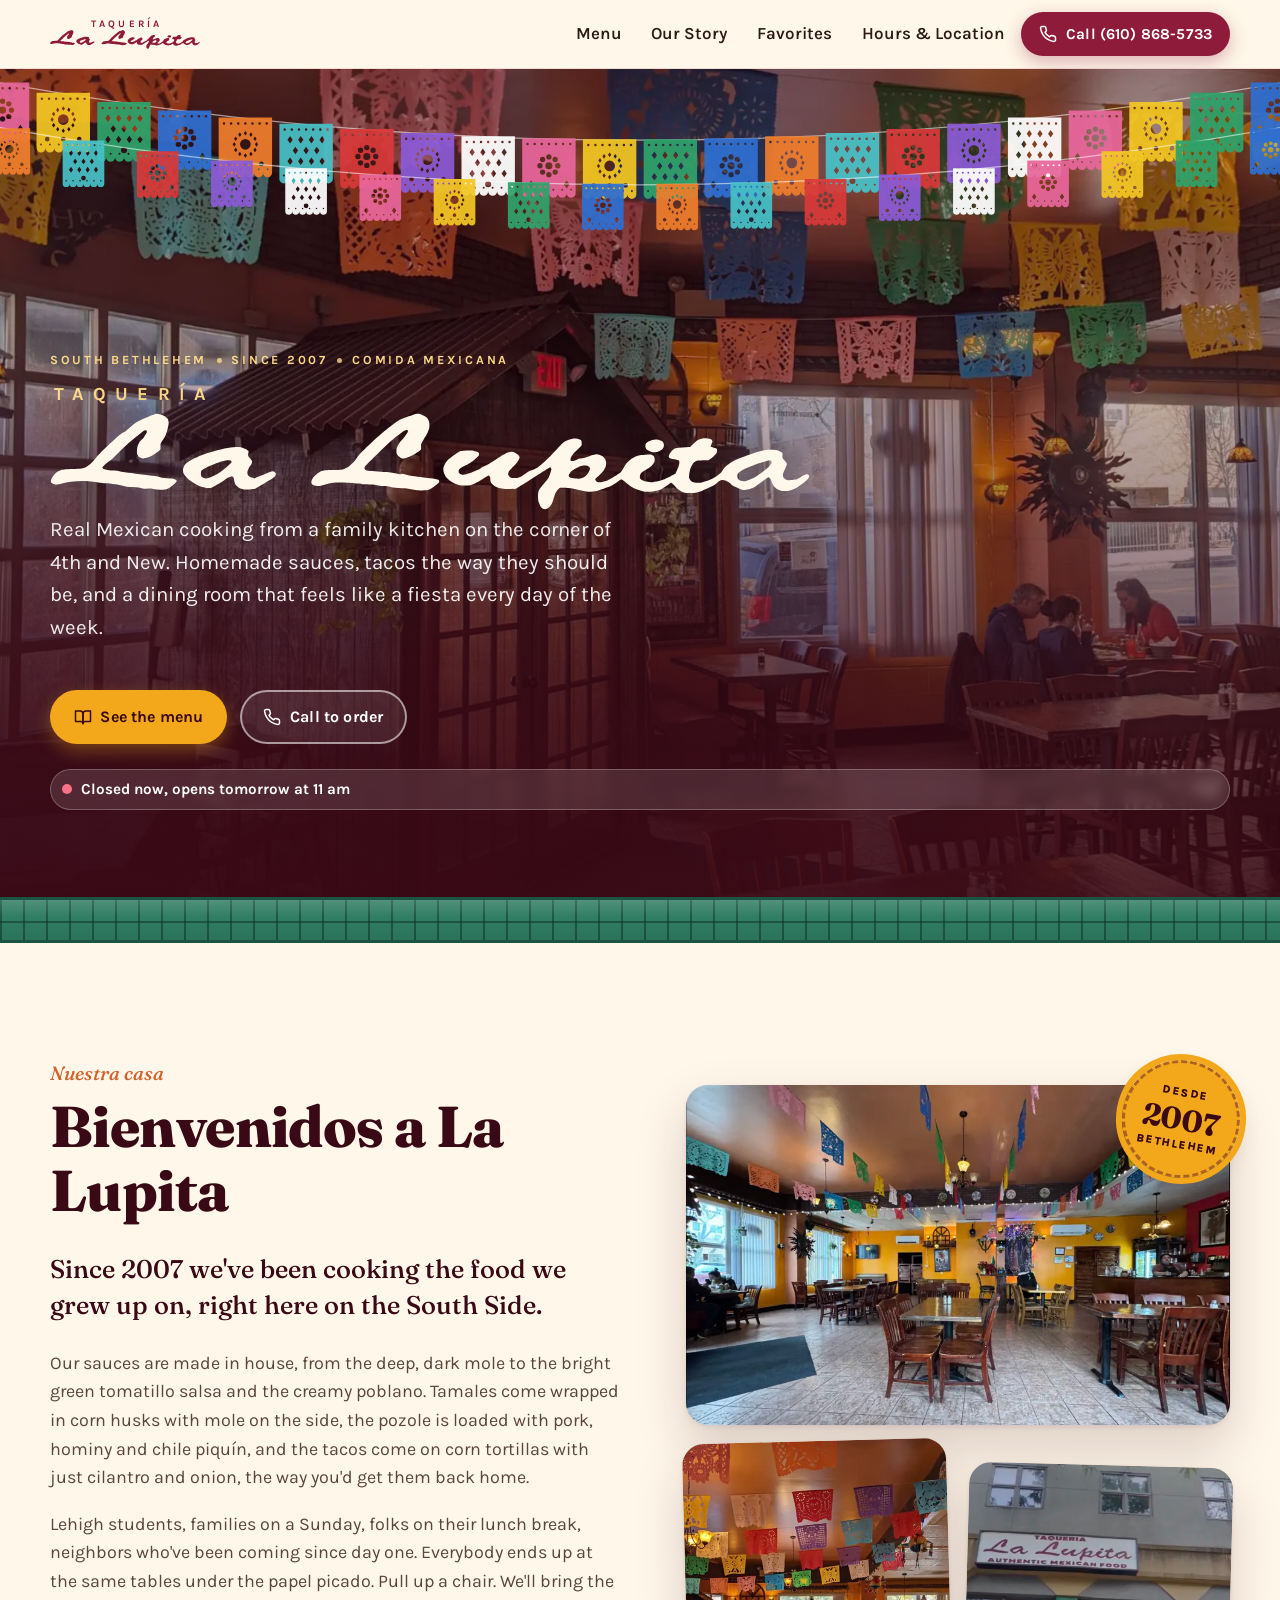
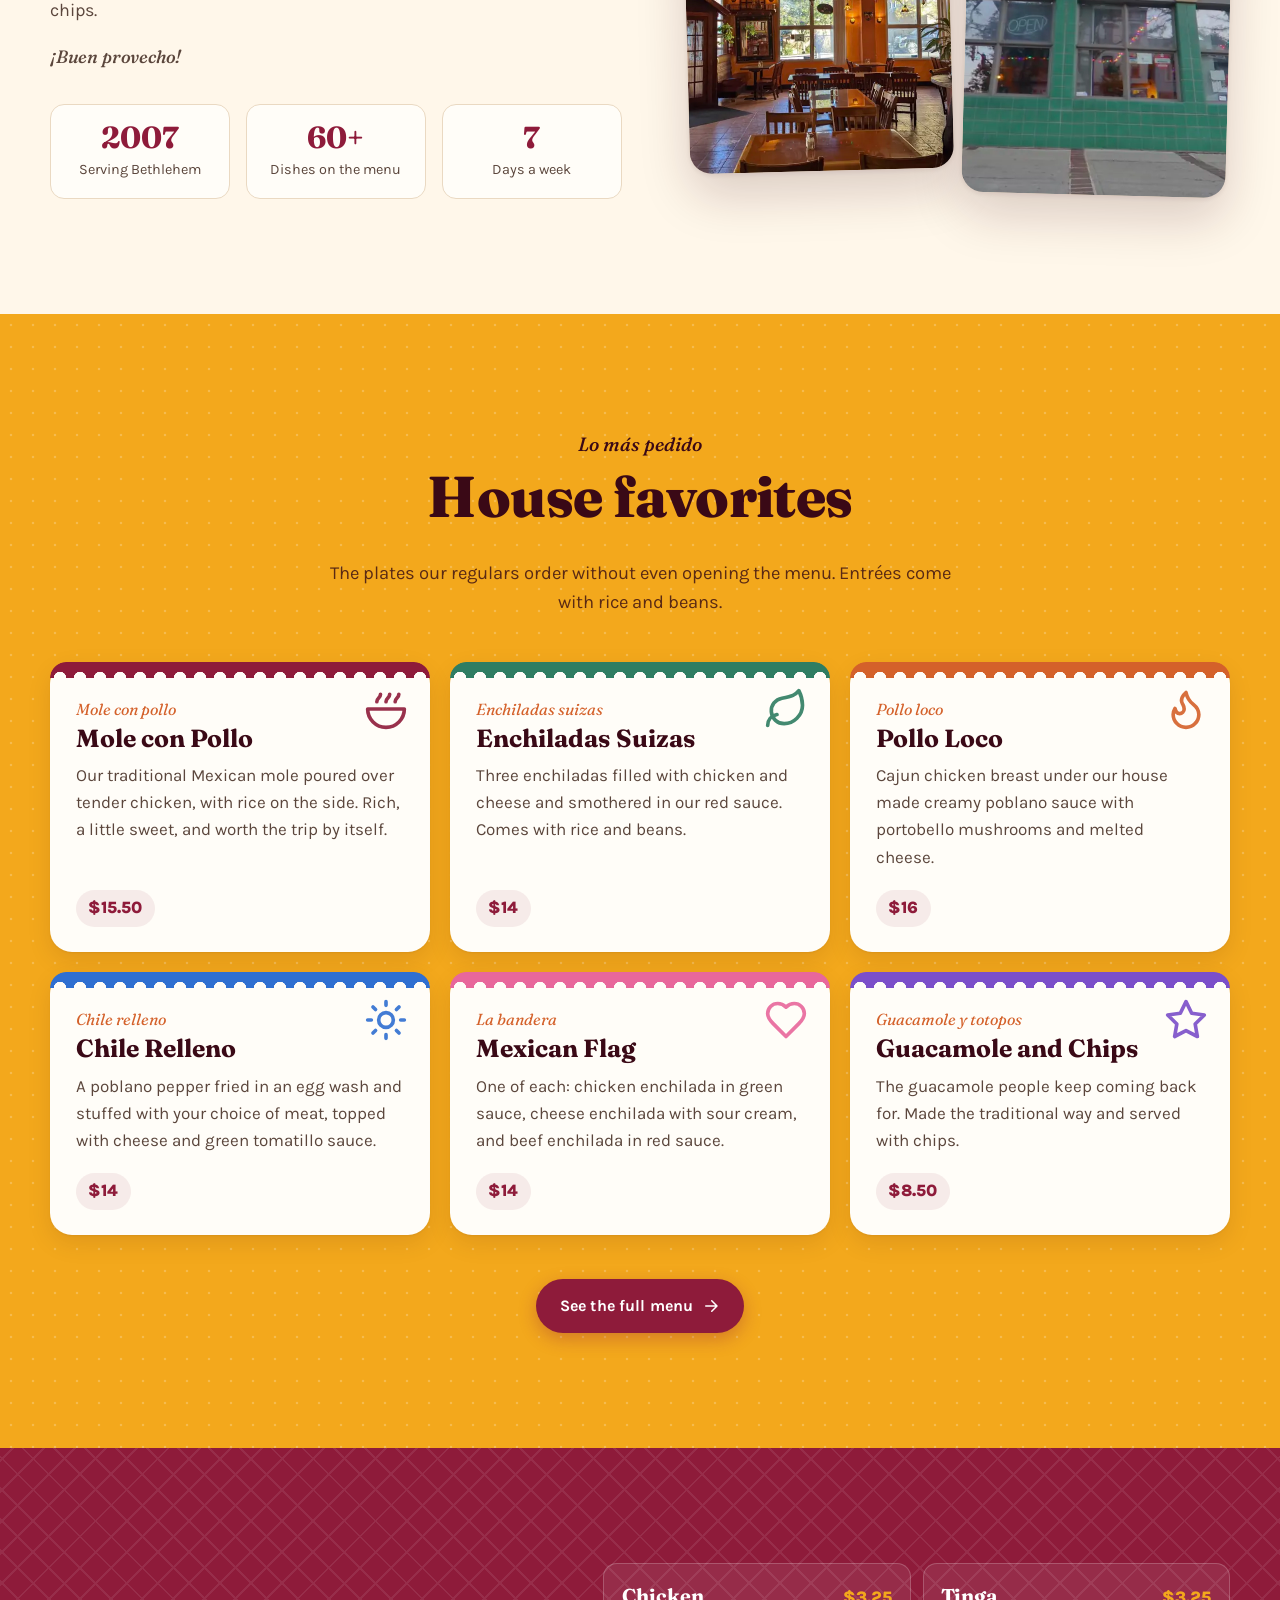
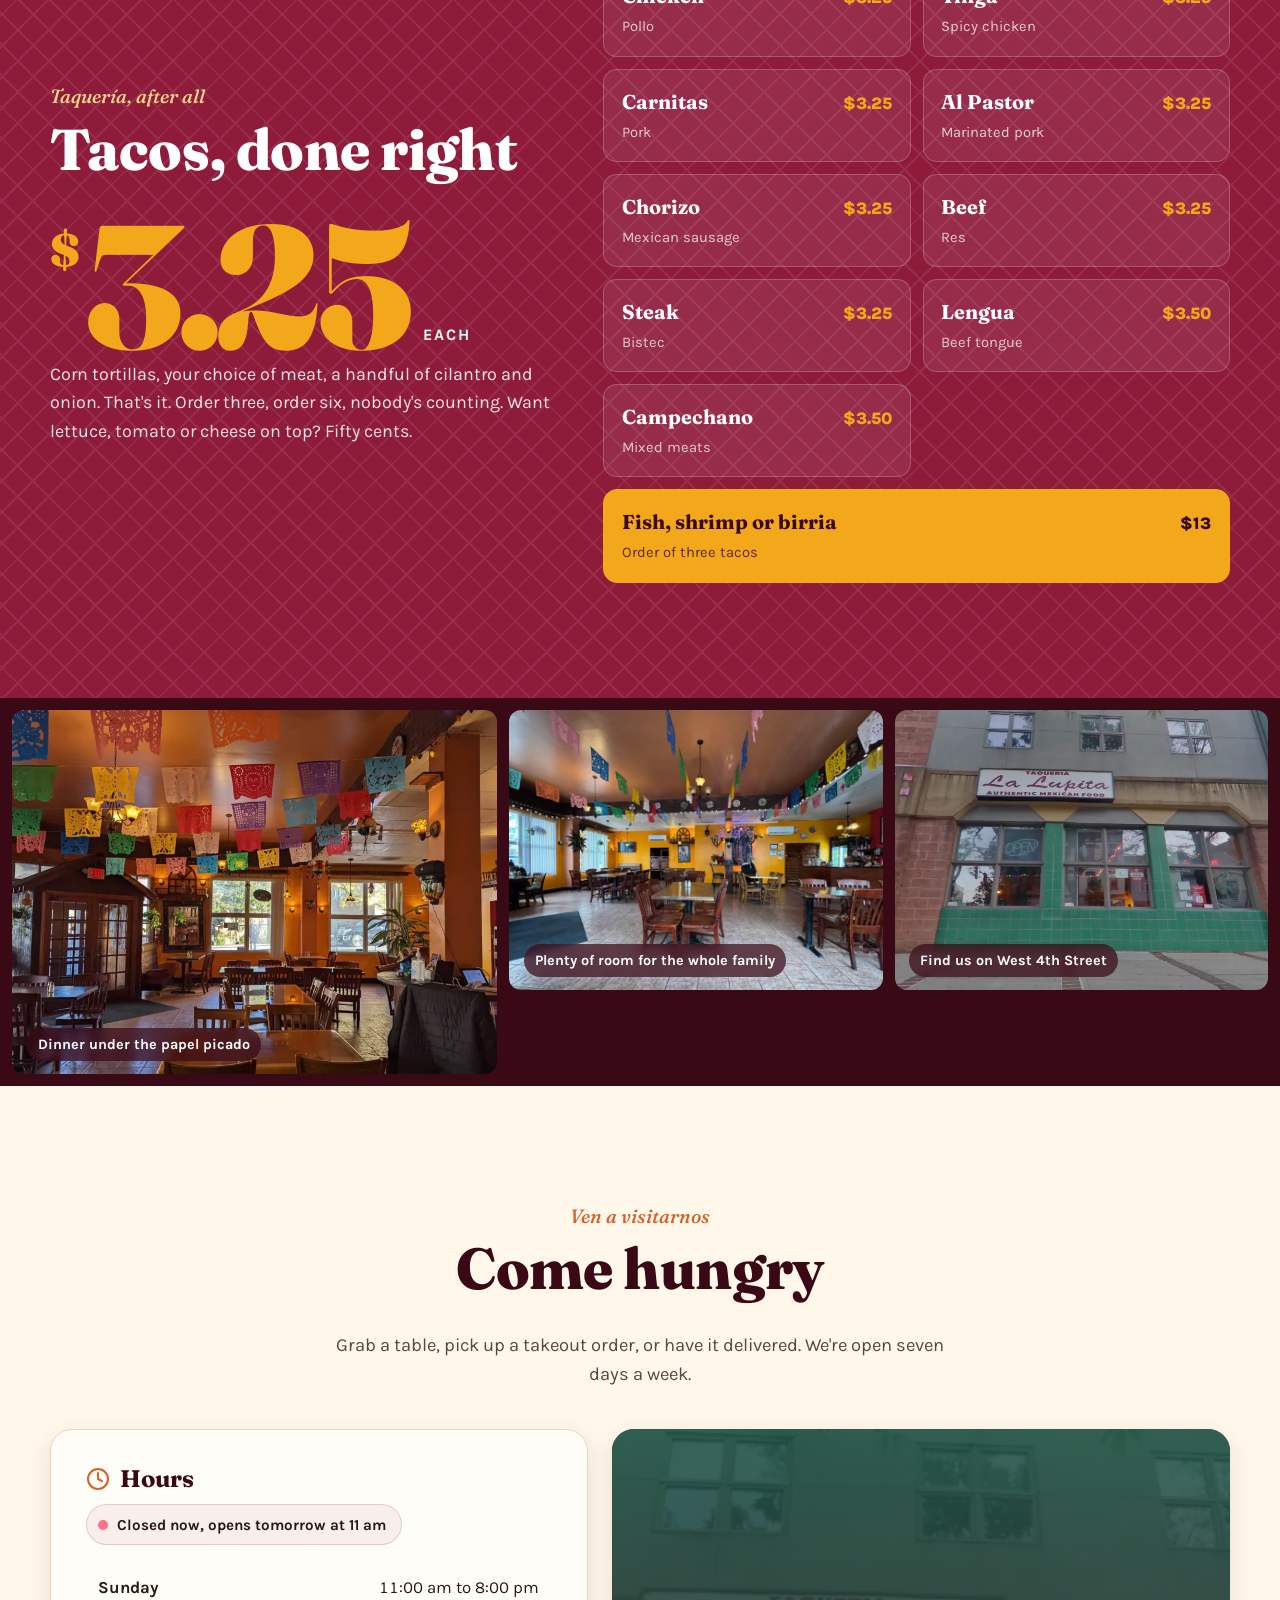
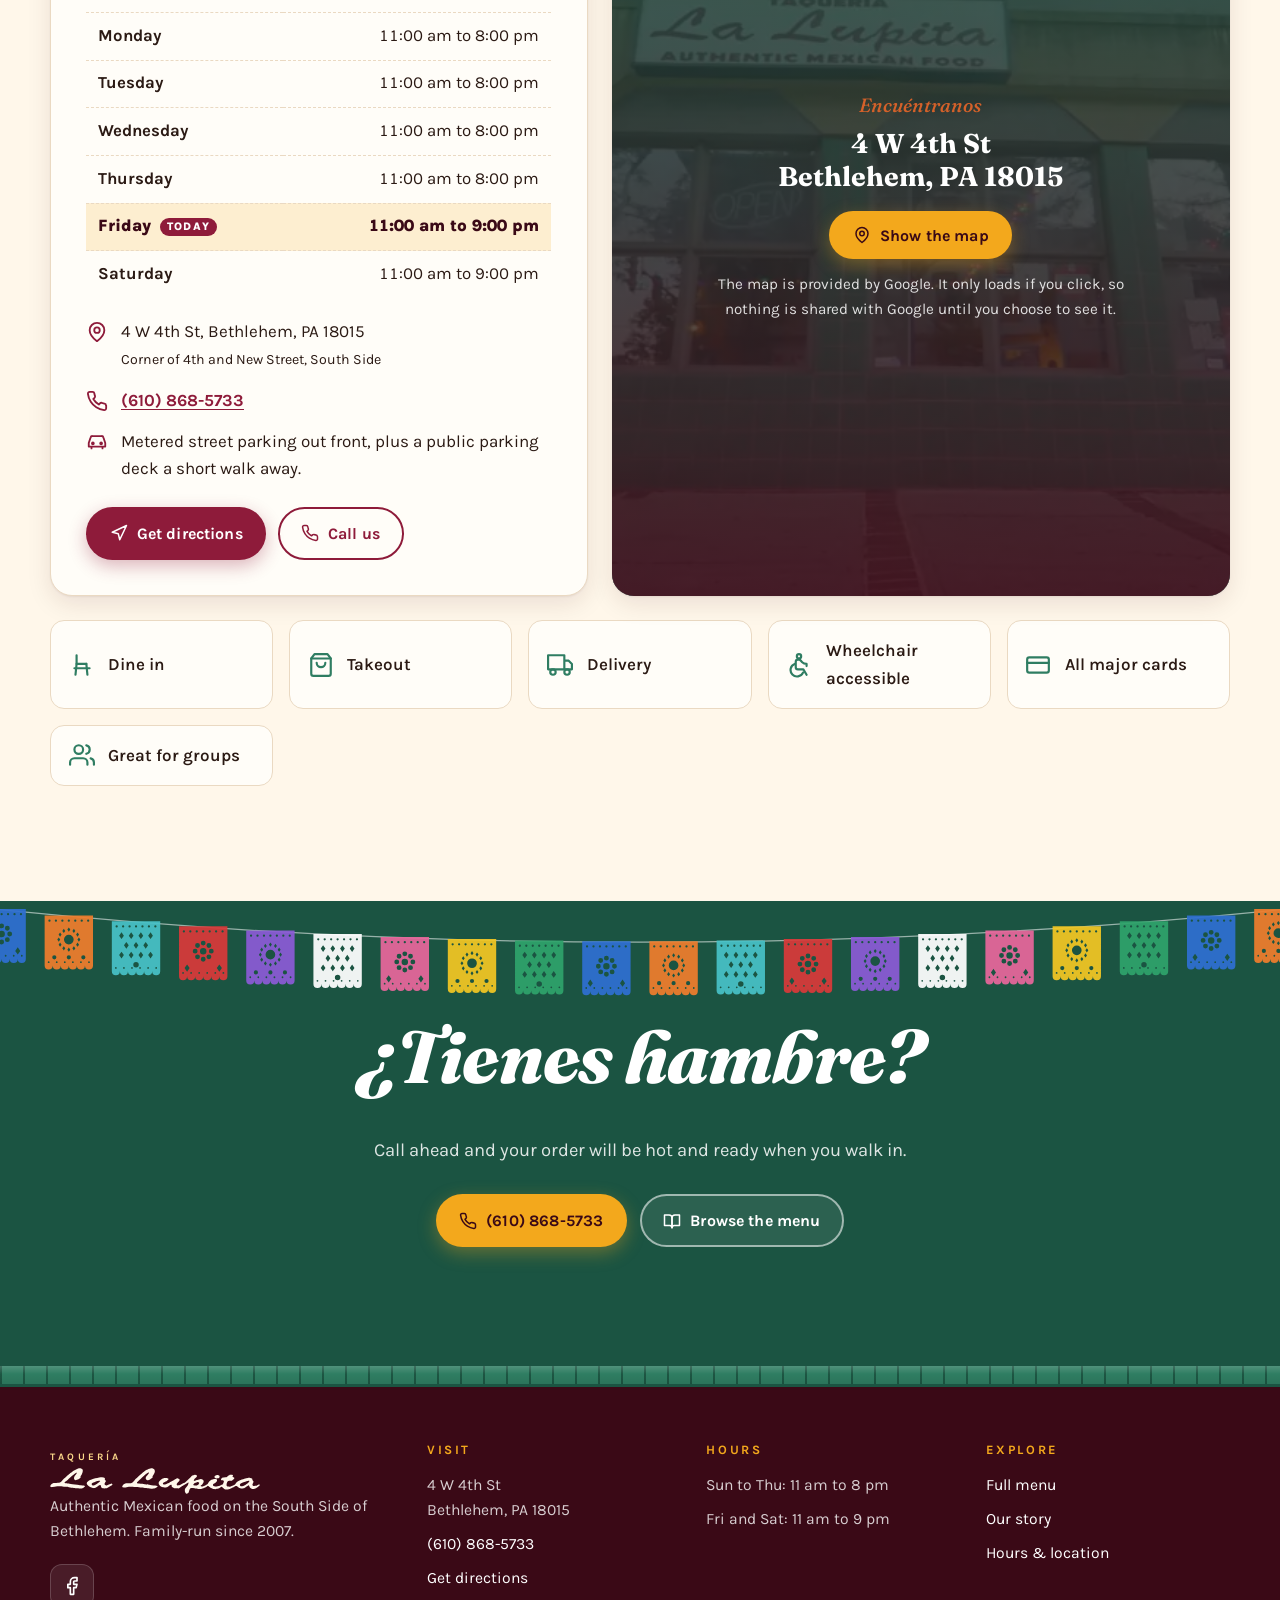
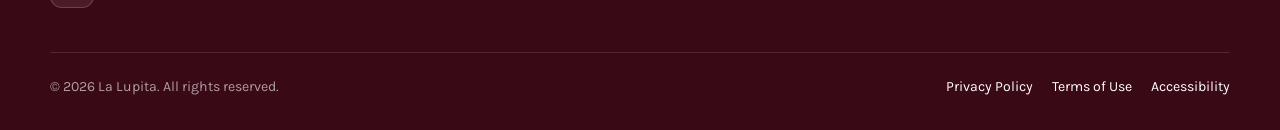
<file: index.html>
<!doctype html>
<html lang="en">
<head>
<meta charset="utf-8">
<meta name="viewport" content="width=device-width, initial-scale=1, viewport-fit=cover">
<title>La Lupita | Authentic Mexican Food in Bethlehem, PA</title>
<meta name="description" content="Family-run taquería on the South Side of Bethlehem since 2007. Tacos, mole, enchiladas, fajitas and homemade sauces at 4 W 4th St. Dine in, take out or delivery.">
<link rel="canonical" href="https://la-lupita.vercel.app/">
<meta name="theme-color" content="#8e1b3a">
<meta name="color-scheme" content="light">
<meta name="format-detection" content="telephone=no">
<meta property="og:type" content="restaurant">
<meta property="og:site_name" content="La Lupita">
<meta property="og:title" content="La Lupita | Authentic Mexican Food in Bethlehem, PA">
<meta property="og:description" content="Family-run taquería on the South Side of Bethlehem since 2007. Tacos, mole, enchiladas, fajitas and homemade sauces at 4 W 4th St. Dine in, take out or delivery.">
<meta property="og:url" content="https://la-lupita.vercel.app/">
<meta property="og:image" content="https://la-lupita.vercel.app/assets/img/og.jpg">
<meta property="og:image:width" content="1200">
<meta property="og:image:height" content="630">
<meta name="twitter:card" content="summary_large_image">
<link rel="icon" href="/favicon.svg" type="image/svg+xml">
<link rel="icon" href="/favicon-32.png" sizes="32x32" type="image/png">
<link rel="apple-touch-icon" href="/apple-touch-icon.png">
<link rel="manifest" href="/site.webmanifest">
<link rel="preconnect" href="https://fonts.googleapis.com">
<link rel="preconnect" href="https://fonts.gstatic.com" crossorigin>
<link rel="stylesheet" href="https://fonts.googleapis.com/css2?family=Fraunces:ital,opsz,wght@0,9..144,500;0,9..144,700;0,9..144,800;0,9..144,900;1,9..144,500;1,9..144,800&family=Karla:wght@400;500;600;700;800&display=swap">
<link rel="stylesheet" href="/assets/css/styles.css">
<script src="/assets/js/main.js" defer></script>
<script type="application/ld+json">{"@context": "https://schema.org", "@type": "Restaurant", "name": "La Lupita", "alternateName": "Taqueria La Lupita", "description": "Family-run Mexican restaurant in South Bethlehem serving authentic Mexican food with homemade sauces since 2007.", "url": "https://la-lupita.vercel.app/", "telephone": "+1-610-868-5733", "image": "https://la-lupita.vercel.app/assets/img/og.jpg", "servesCuisine": ["Mexican"], "priceRange": "$", "acceptsReservations": false, "hasMenu": "https://la-lupita.vercel.app/menu", "paymentAccepted": "Cash, Visa, Mastercard, American Express, Discover", "address": {"@type": "PostalAddress", "streetAddress": "4 W 4th St", "addressLocality": "Bethlehem", "addressRegion": "PA", "postalCode": "18015", "addressCountry": "US"}, "geo": {"@type": "GeoCoordinates", "latitude": 40.6107, "longitude": -75.379}, "openingHoursSpecification": [{"@type": "OpeningHoursSpecification", "dayOfWeek": ["Sunday", "Monday", "Tuesday", "Wednesday", "Thursday"], "opens": "11:00", "closes": "20:00"}, {"@type": "OpeningHoursSpecification", "dayOfWeek": ["Friday", "Saturday"], "opens": "11:00", "closes": "21:00"}], "sameAs": ["https://www.facebook.com/pages/La-Lupita/278430005520786"]}</script>
</head>
<body>
<a class="skip" href="#main">Skip to content</a>
<header class="site-header">
  <div class="wrap">
    <a class="brand" href="/" aria-label="La Lupita, home">
      <small>Taquería</small>
      <img src="/assets/img/wordmark.svg" alt="" width="150" height="19" class="brand-mark">
    </a>
    <button class="nav-toggle" type="button" aria-expanded="false" aria-controls="site-nav" aria-label="Open menu"><svg viewBox="0 0 24 24" fill="none" stroke="currentColor" stroke-width="2" stroke-linecap="round" stroke-linejoin="round" aria-hidden="true" focusable="false"><path d="M4 6h16M4 12h16M4 18h16"/></svg></button>
    <nav class="nav" id="site-nav" aria-label="Main">
      <a href="/menu">Menu</a>
      <a href="/#historia">Our Story</a>
      <a href="/#favoritos">Favorites</a>
      <a href="/#visita">Hours &amp; Location</a>
      <a class="btn btn-primary btn-sm" href="tel:+16108685733"><svg viewBox="0 0 24 24" fill="none" stroke="currentColor" stroke-width="2" stroke-linecap="round" stroke-linejoin="round" aria-hidden="true" focusable="false"><path d="M22 16.9v3a2 2 0 0 1-2.2 2 19.8 19.8 0 0 1-8.6-3.1 19.5 19.5 0 0 1-6-6A19.8 19.8 0 0 1 2.1 4.2 2 2 0 0 1 4.1 2h3a2 2 0 0 1 2 1.7c.1.9.4 1.8.7 2.7a2 2 0 0 1-.5 2.1L8 9.8a16 16 0 0 0 6 6l1.3-1.3a2 2 0 0 1 2.1-.4c.9.3 1.8.6 2.7.7a2 2 0 0 1 1.7 2z"/></svg>Call (610) 868-5733</a>
    </nav>
  </div>
</header>

<main id="main">
  <section class="hero" id="inicio" aria-labelledby="hero-title">
    <div class="hero-media"><img src="/assets/img/papel-900.webp" srcset="/assets/img/papel-900.webp 900w, /assets/img/papel-1800.webp 1800w" sizes="100vw" width="900" height="500" alt="" fetchpriority="high"></div>
    <svg class="papel" viewBox="0 0 1440 230" preserveAspectRatio="xMidYMin slice" aria-hidden="true" focusable="false"><defs><path id="pf0" fill-rule="evenodd" d="M0 0H60V62a5.00 5.00 0 0 1 -10.00 0a5.00 5.00 0 0 1 -10.00 0a5.00 5.00 0 0 1 -10.00 0a5.00 5.00 0 0 1 -10.00 0a5.00 5.00 0 0 1 -10.00 0a5.00 5.00 0 0 1 -10.00 0ZM4.60 6.50a1.40 1.40 0 1 0 2.80 0a1.40 1.40 0 1 0 -2.80 0ZM12.60 6.50a1.40 1.40 0 1 0 2.80 0a1.40 1.40 0 1 0 -2.80 0ZM20.60 6.50a1.40 1.40 0 1 0 2.80 0a1.40 1.40 0 1 0 -2.80 0ZM28.60 6.50a1.40 1.40 0 1 0 2.80 0a1.40 1.40 0 1 0 -2.80 0ZM36.60 6.50a1.40 1.40 0 1 0 2.80 0a1.40 1.40 0 1 0 -2.80 0ZM44.60 6.50a1.40 1.40 0 1 0 2.80 0a1.40 1.40 0 1 0 -2.80 0ZM52.60 6.50a1.40 1.40 0 1 0 2.80 0a1.40 1.40 0 1 0 -2.80 0ZM26.00 31.00a4.00 4.00 0 1 0 8.00 0a4.00 4.00 0 1 0 -8.00 0ZM37.00 31.00a3.00 3.00 0 1 0 6.00 0a3.00 3.00 0 1 0 -6.00 0ZM34.07 38.07a3.00 3.00 0 1 0 6.00 0a3.00 3.00 0 1 0 -6.00 0ZM27.00 41.00a3.00 3.00 0 1 0 6.00 0a3.00 3.00 0 1 0 -6.00 0ZM19.93 38.07a3.00 3.00 0 1 0 6.00 0a3.00 3.00 0 1 0 -6.00 0ZM17.00 31.00a3.00 3.00 0 1 0 6.00 0a3.00 3.00 0 1 0 -6.00 0ZM19.93 23.93a3.00 3.00 0 1 0 6.00 0a3.00 3.00 0 1 0 -6.00 0ZM27.00 21.00a3.00 3.00 0 1 0 6.00 0a3.00 3.00 0 1 0 -6.00 0ZM34.07 23.93a3.00 3.00 0 1 0 6.00 0a3.00 3.00 0 1 0 -6.00 0ZM10.00 47.50L13.15 52.00L10.00 56.50L6.85 52.00ZM50.00 47.50L53.15 52.00L50.00 56.50L46.85 52.00ZM3.90 58.00a1.10 1.10 0 1 0 2.20 0a1.10 1.10 0 1 0 -2.20 0ZM13.90 58.00a1.10 1.10 0 1 0 2.20 0a1.10 1.10 0 1 0 -2.20 0ZM23.90 58.00a1.10 1.10 0 1 0 2.20 0a1.10 1.10 0 1 0 -2.20 0ZM33.90 58.00a1.10 1.10 0 1 0 2.20 0a1.10 1.10 0 1 0 -2.20 0ZM43.90 58.00a1.10 1.10 0 1 0 2.20 0a1.10 1.10 0 1 0 -2.20 0ZM53.90 58.00a1.10 1.10 0 1 0 2.20 0a1.10 1.10 0 1 0 -2.20 0Z"/><path id="pf1" fill-rule="evenodd" d="M0 0H60V62a5.00 5.00 0 0 1 -10.00 0a5.00 5.00 0 0 1 -10.00 0a5.00 5.00 0 0 1 -10.00 0a5.00 5.00 0 0 1 -10.00 0a5.00 5.00 0 0 1 -10.00 0a5.00 5.00 0 0 1 -10.00 0ZM4.60 6.50a1.40 1.40 0 1 0 2.80 0a1.40 1.40 0 1 0 -2.80 0ZM12.60 6.50a1.40 1.40 0 1 0 2.80 0a1.40 1.40 0 1 0 -2.80 0ZM20.60 6.50a1.40 1.40 0 1 0 2.80 0a1.40 1.40 0 1 0 -2.80 0ZM28.60 6.50a1.40 1.40 0 1 0 2.80 0a1.40 1.40 0 1 0 -2.80 0ZM36.60 6.50a1.40 1.40 0 1 0 2.80 0a1.40 1.40 0 1 0 -2.80 0ZM44.60 6.50a1.40 1.40 0 1 0 2.80 0a1.40 1.40 0 1 0 -2.80 0ZM52.60 6.50a1.40 1.40 0 1 0 2.80 0a1.40 1.40 0 1 0 -2.80 0ZM24.00 30.00a6.00 6.00 0 1 0 12.00 0a6.00 6.00 0 1 0 -12.00 0ZM42.50 27.40L44.32 30.00L42.50 32.60L40.68 30.00ZM40.83 33.65L42.65 36.25L40.83 38.85L39.01 36.25ZM36.25 38.23L38.07 40.83L36.25 43.43L34.43 40.83ZM30.00 39.90L31.82 42.50L30.00 45.10L28.18 42.50ZM23.75 38.23L25.57 40.83L23.75 43.43L21.93 40.83ZM19.17 33.65L20.99 36.25L19.17 38.85L17.35 36.25ZM17.50 27.40L19.32 30.00L17.50 32.60L15.68 30.00ZM19.17 21.15L20.99 23.75L19.17 26.35L17.35 23.75ZM23.75 16.57L25.57 19.17L23.75 21.77L21.93 19.17ZM30.00 14.90L31.82 17.50L30.00 20.10L28.18 17.50ZM36.25 16.57L38.07 19.17L36.25 21.77L34.43 19.17ZM40.83 21.15L42.65 23.75L40.83 26.35L39.01 23.75ZM9.40 52.00a2.60 2.60 0 1 0 5.20 0a2.60 2.60 0 1 0 -5.20 0ZM27.40 52.00a2.60 2.60 0 1 0 5.20 0a2.60 2.60 0 1 0 -5.20 0ZM45.40 52.00a2.60 2.60 0 1 0 5.20 0a2.60 2.60 0 1 0 -5.20 0ZM3.90 58.00a1.10 1.10 0 1 0 2.20 0a1.10 1.10 0 1 0 -2.20 0ZM13.90 58.00a1.10 1.10 0 1 0 2.20 0a1.10 1.10 0 1 0 -2.20 0ZM23.90 58.00a1.10 1.10 0 1 0 2.20 0a1.10 1.10 0 1 0 -2.20 0ZM33.90 58.00a1.10 1.10 0 1 0 2.20 0a1.10 1.10 0 1 0 -2.20 0ZM43.90 58.00a1.10 1.10 0 1 0 2.20 0a1.10 1.10 0 1 0 -2.20 0ZM53.90 58.00a1.10 1.10 0 1 0 2.20 0a1.10 1.10 0 1 0 -2.20 0Z"/><path id="pf2" fill-rule="evenodd" d="M0 0H60V62a5.00 5.00 0 0 1 -10.00 0a5.00 5.00 0 0 1 -10.00 0a5.00 5.00 0 0 1 -10.00 0a5.00 5.00 0 0 1 -10.00 0a5.00 5.00 0 0 1 -10.00 0a5.00 5.00 0 0 1 -10.00 0ZM4.60 6.50a1.40 1.40 0 1 0 2.80 0a1.40 1.40 0 1 0 -2.80 0ZM12.60 6.50a1.40 1.40 0 1 0 2.80 0a1.40 1.40 0 1 0 -2.80 0ZM20.60 6.50a1.40 1.40 0 1 0 2.80 0a1.40 1.40 0 1 0 -2.80 0ZM28.60 6.50a1.40 1.40 0 1 0 2.80 0a1.40 1.40 0 1 0 -2.80 0ZM36.60 6.50a1.40 1.40 0 1 0 2.80 0a1.40 1.40 0 1 0 -2.80 0ZM44.60 6.50a1.40 1.40 0 1 0 2.80 0a1.40 1.40 0 1 0 -2.80 0ZM52.60 6.50a1.40 1.40 0 1 0 2.80 0a1.40 1.40 0 1 0 -2.80 0ZM12.00 13.80L14.94 18.00L12.00 22.20L9.06 18.00ZM24.00 13.80L26.94 18.00L24.00 22.20L21.06 18.00ZM36.00 13.80L38.94 18.00L36.00 22.20L33.06 18.00ZM48.00 13.80L50.94 18.00L48.00 22.20L45.06 18.00ZM18.00 25.80L20.94 30.00L18.00 34.20L15.06 30.00ZM30.00 25.80L32.94 30.00L30.00 34.20L27.06 30.00ZM42.00 25.80L44.94 30.00L42.00 34.20L39.06 30.00ZM12.00 37.80L14.94 42.00L12.00 46.20L9.06 42.00ZM24.00 37.80L26.94 42.00L24.00 46.20L21.06 42.00ZM36.00 37.80L38.94 42.00L36.00 46.20L33.06 42.00ZM48.00 37.80L50.94 42.00L48.00 46.20L45.06 42.00ZM26.60 54.00a3.40 3.40 0 1 0 6.80 0a3.40 3.40 0 1 0 -6.80 0ZM3.90 58.00a1.10 1.10 0 1 0 2.20 0a1.10 1.10 0 1 0 -2.20 0ZM13.90 58.00a1.10 1.10 0 1 0 2.20 0a1.10 1.10 0 1 0 -2.20 0ZM23.90 58.00a1.10 1.10 0 1 0 2.20 0a1.10 1.10 0 1 0 -2.20 0ZM33.90 58.00a1.10 1.10 0 1 0 2.20 0a1.10 1.10 0 1 0 -2.20 0ZM43.90 58.00a1.10 1.10 0 1 0 2.20 0a1.10 1.10 0 1 0 -2.20 0ZM53.90 58.00a1.10 1.10 0 1 0 2.20 0a1.10 1.10 0 1 0 -2.20 0Z"/></defs><path class="string" d="M-30 10 Q720.0 150 1470 10"/><g transform="translate(-25.9 15.2) scale(1.0)"><use class="flag d1" href="#pf0" fill="#e8679b" fill-opacity=".93"/></g><g transform="translate(42.3 26.8) scale(1.0)"><use class="flag d2" href="#pf1" fill="#f3c623" fill-opacity=".93"/></g><g transform="translate(110.5 37.2) scale(1.0)"><use class="flag d3" href="#pf2" fill="#2fa36b" fill-opacity=".93"/></g><g transform="translate(178.6 46.5) scale(1.0)"><use class="flag d4" href="#pf0" fill="#2f6fd1" fill-opacity=".93"/></g><g transform="translate(246.8 54.6) scale(1.0)"><use class="flag d5" href="#pf1" fill="#ef7d2d" fill-opacity=".93"/></g><g transform="translate(315.0 61.5) scale(1.0)"><use class="flag d6" href="#pf2" fill="#47c1c6" fill-opacity=".93"/></g><g transform="translate(383.2 67.3) scale(1.0)"><use class="flag d1" href="#pf0" fill="#d93a3a" fill-opacity=".93"/></g><g transform="translate(451.4 71.9) scale(1.0)"><use class="flag d2" href="#pf1" fill="#8b5bd6" fill-opacity=".93"/></g><g transform="translate(519.5 75.4) scale(1.0)"><use class="flag d3" href="#pf2" fill="#ffffff" fill-opacity=".93"/></g><g transform="translate(587.7 77.7) scale(1.0)"><use class="flag d4" href="#pf0" fill="#e8679b" fill-opacity=".93"/></g><g transform="translate(655.9 78.9) scale(1.0)"><use class="flag d5" href="#pf1" fill="#f3c623" fill-opacity=".93"/></g><g transform="translate(724.1 78.9) scale(1.0)"><use class="flag d6" href="#pf2" fill="#2fa36b" fill-opacity=".93"/></g><g transform="translate(792.3 77.7) scale(1.0)"><use class="flag d1" href="#pf0" fill="#2f6fd1" fill-opacity=".93"/></g><g transform="translate(860.5 75.4) scale(1.0)"><use class="flag d2" href="#pf1" fill="#ef7d2d" fill-opacity=".93"/></g><g transform="translate(928.6 71.9) scale(1.0)"><use class="flag d3" href="#pf2" fill="#47c1c6" fill-opacity=".93"/></g><g transform="translate(996.8 67.3) scale(1.0)"><use class="flag d4" href="#pf0" fill="#d93a3a" fill-opacity=".93"/></g><g transform="translate(1065.0 61.5) scale(1.0)"><use class="flag d5" href="#pf1" fill="#8b5bd6" fill-opacity=".93"/></g><g transform="translate(1133.2 54.6) scale(1.0)"><use class="flag d6" href="#pf2" fill="#ffffff" fill-opacity=".93"/></g><g transform="translate(1201.4 46.5) scale(1.0)"><use class="flag d1" href="#pf0" fill="#e8679b" fill-opacity=".93"/></g><g transform="translate(1269.5 37.2) scale(1.0)"><use class="flag d2" href="#pf1" fill="#f3c623" fill-opacity=".93"/></g><g transform="translate(1337.7 26.8) scale(1.0)"><use class="flag d3" href="#pf2" fill="#2fa36b" fill-opacity=".93"/></g><g transform="translate(1405.9 15.2) scale(1.0)"><use class="flag d4" href="#pf0" fill="#2f6fd1" fill-opacity=".93"/></g><path class="string" d="M-30 60 Q720.0 200 1470 60"/><g transform="translate(-11.7 66.6) scale(0.78)"><use class="flag d5" href="#pf1" fill="#ef7d2d" fill-opacity=".93"/></g><g transform="translate(71.6 80.4) scale(0.78)"><use class="flag d6" href="#pf2" fill="#47c1c6" fill-opacity=".93"/></g><g transform="translate(154.9 92.5) scale(0.78)"><use class="flag d1" href="#pf0" fill="#d93a3a" fill-opacity=".93"/></g><g transform="translate(238.3 102.9) scale(0.78)"><use class="flag d2" href="#pf1" fill="#8b5bd6" fill-opacity=".93"/></g><g transform="translate(321.6 111.5) scale(0.78)"><use class="flag d3" href="#pf2" fill="#ffffff" fill-opacity=".93"/></g><g transform="translate(404.9 118.4) scale(0.78)"><use class="flag d4" href="#pf0" fill="#e8679b" fill-opacity=".93"/></g><g transform="translate(488.3 123.6) scale(0.78)"><use class="flag d5" href="#pf1" fill="#f3c623" fill-opacity=".93"/></g><g transform="translate(571.6 127.1) scale(0.78)"><use class="flag d6" href="#pf2" fill="#2fa36b" fill-opacity=".93"/></g><g transform="translate(654.9 128.8) scale(0.78)"><use class="flag d1" href="#pf0" fill="#2f6fd1" fill-opacity=".93"/></g><g transform="translate(738.3 128.8) scale(0.78)"><use class="flag d2" href="#pf1" fill="#ef7d2d" fill-opacity=".93"/></g><g transform="translate(821.6 127.1) scale(0.78)"><use class="flag d3" href="#pf2" fill="#47c1c6" fill-opacity=".93"/></g><g transform="translate(904.9 123.6) scale(0.78)"><use class="flag d4" href="#pf0" fill="#d93a3a" fill-opacity=".93"/></g><g transform="translate(988.3 118.4) scale(0.78)"><use class="flag d5" href="#pf1" fill="#8b5bd6" fill-opacity=".93"/></g><g transform="translate(1071.6 111.5) scale(0.78)"><use class="flag d6" href="#pf2" fill="#ffffff" fill-opacity=".93"/></g><g transform="translate(1154.9 102.9) scale(0.78)"><use class="flag d1" href="#pf0" fill="#e8679b" fill-opacity=".93"/></g><g transform="translate(1238.3 92.5) scale(0.78)"><use class="flag d2" href="#pf1" fill="#f3c623" fill-opacity=".93"/></g><g transform="translate(1321.6 80.4) scale(0.78)"><use class="flag d3" href="#pf2" fill="#2fa36b" fill-opacity=".93"/></g><g transform="translate(1404.9 66.6) scale(0.78)"><use class="flag d4" href="#pf0" fill="#2f6fd1" fill-opacity=".93"/></g></svg>
    <div class="wrap hero-inner">
      <p class="eyebrow">South Bethlehem <span class="dot"></span> Since 2007 <span class="dot"></span> Comida mexicana</p>
      <h1 id="hero-title"><span class="tq">Taquería</span><img class="hero-mark" src="/assets/img/wordmark-cream.svg" alt="La Lupita" width="480.7" height="60.9"></h1>
      <p class="lede">Real Mexican cooking from a family kitchen on the corner of 4th and New. Homemade sauces, tacos the way they should be, and a dining room that feels like a fiesta every day of the week.</p>
      <div class="hero-actions">
        <a class="btn btn-sun" href="/menu"><svg viewBox="0 0 24 24" fill="none" stroke="currentColor" stroke-width="2" stroke-linecap="round" stroke-linejoin="round" aria-hidden="true" focusable="false"><path d="M2 4h6a4 4 0 0 1 4 4v13a3 3 0 0 0-3-3H2z"/><path d="M22 4h-6a4 4 0 0 0-4 4v13a3 3 0 0 1 3-3h7z"/></svg>See the menu</a>
        <a class="btn btn-ghost" href="tel:+16108685733"><svg viewBox="0 0 24 24" fill="none" stroke="currentColor" stroke-width="2" stroke-linecap="round" stroke-linejoin="round" aria-hidden="true" focusable="false"><path d="M22 16.9v3a2 2 0 0 1-2.2 2 19.8 19.8 0 0 1-8.6-3.1 19.5 19.5 0 0 1-6-6A19.8 19.8 0 0 1 2.1 4.2 2 2 0 0 1 4.1 2h3a2 2 0 0 1 2 1.7c.1.9.4 1.8.7 2.7a2 2 0 0 1-.5 2.1L8 9.8a16 16 0 0 0 6 6l1.3-1.3a2 2 0 0 1 2.1-.4c.9.3 1.8.6 2.7.7a2 2 0 0 1 1.7 2z"/></svg>Call to order</a>
      </div>
      <p class="status-pill" data-status hidden><span class="pulse" aria-hidden="true"></span><span data-status-text>Checking hours</span></p>
    </div>
  </section>

  <div class="tile-band" aria-hidden="true"></div>

  <section class="section" id="historia" aria-labelledby="story-title">
    <div class="wrap story-grid">
      <div class="story-copy reveal">
        <span class="kicker">Nuestra casa</span>
        <h2 class="section-title" id="story-title">Bienvenidos a La Lupita</h2>
        <p class="big">Since 2007 we've been cooking the food we grew up on, right here on the South Side.</p>
        <p>Our sauces are made in house, from the deep, dark mole to the bright green tomatillo salsa and the creamy poblano. Tamales come wrapped in corn husks with mole on the side, the pozole is loaded with pork, hominy and chile piquín, and the tacos come on corn tortillas with just cilantro and onion, the way you'd get them back home.</p>
        <p>Lehigh students, families on a Sunday, folks on their lunch break, neighbors who've been coming since day one. Everybody ends up at the same tables under the papel picado. Pull up a chair. We'll bring the chips.</p>
        <p class="signature" aria-hidden="true">¡Buen provecho!</p>
        <ul class="facts">
          <li><strong>2007</strong><span>Serving Bethlehem</span></li>
          <li><strong>60+</strong><span>Dishes on the menu</span></li>
          <li><strong>7</strong><span>Days a week</span></li>
        </ul>
      </div>
      <div class="collage reveal">
        <div class="stamp" aria-hidden="true"><span>Desde<b>2007</b>Bethlehem</span></div>
        <figure class="c1"><img src="/assets/img/dining-900.webp" srcset="/assets/img/dining-900.webp 900w, /assets/img/dining-1800.webp 1800w" sizes="(min-width: 900px) 50vw, 100vw" width="900" height="606" alt="The La Lupita dining room with marigold walls, wooden tables and colorful papel picado across the ceiling" loading="lazy" decoding="async"></figure>
        <figure class="c2"><img src="/assets/img/evening-900.webp" srcset="/assets/img/evening-900.webp 900w, /assets/img/evening-1800.webp 1800w" sizes="(min-width: 900px) 25vw, 50vw" width="900" height="624" alt="Warm evening light in the dining room with hanging lanterns and papel picado" loading="lazy" decoding="async"></figure>
        <figure class="c3"><img src="/assets/img/facade-900.webp" srcset="/assets/img/facade-900.webp 900w, /assets/img/facade-1800.webp 1800w" sizes="(min-width: 900px) 25vw, 50vw" width="900" height="524" alt="The La Lupita storefront on West 4th Street with its green tile and red script sign" loading="lazy" decoding="async"></figure>
      </div>
    </div>
  </section>

  <section class="section favs" id="favoritos" aria-labelledby="favs-title">
    <div class="wrap">
      <div class="center reveal">
        <span class="kicker">Lo más pedido</span>
        <h2 class="section-title" id="favs-title">House favorites</h2>
        <p class="section-sub">The plates our regulars order without even opening the menu. Entrées come with rice and beans.</p>
      </div>
      <div class="fav-grid"><article class="fav-card c-maroon reveal"><svg class="fav-icon" viewBox="0 0 24 24" fill="none" stroke="currentColor" stroke-width="2" stroke-linecap="round" stroke-linejoin="round" aria-hidden="true" focusable="false"><path d="M2 12h20a10 10 0 0 1-20 0z"/><path d="M7 8c0-2 2-2 2-4M12 8c0-2 2-2 2-4M17 8c0-2 2-2 2-4"/></svg><span class="es">Mole con pollo</span><h3>Mole con Pollo</h3><p>Our traditional Mexican mole poured over tender chicken, with rice on the side. Rich, a little sweet, and worth the trip by itself.</p><span class="price">$15.50</span></article><article class="fav-card c-tile reveal"><svg class="fav-icon" viewBox="0 0 24 24" fill="none" stroke="currentColor" stroke-width="2" stroke-linecap="round" stroke-linejoin="round" aria-hidden="true" focusable="false"><path d="M11 20A7 7 0 0 1 9.8 6.1C15.5 5 17 4.5 19 2c1 2 2 4.2 2 8 0 5.5-4.8 10-10 10z"/><path d="M2 21c0-3 1.9-5.4 5.1-6"/></svg><span class="es">Enchiladas suizas</span><h3>Enchiladas Suizas</h3><p>Three enchiladas filled with chicken and cheese and smothered in our red sauce. Comes with rice and beans.</p><span class="price">$14</span></article><article class="fav-card c-terra reveal"><svg class="fav-icon" viewBox="0 0 24 24" fill="none" stroke="currentColor" stroke-width="2" stroke-linecap="round" stroke-linejoin="round" aria-hidden="true" focusable="false"><path d="M8.5 14.5A2.5 2.5 0 0 0 11 12c0-1.4-.5-2-1-3-1.1-2.1-.2-4 2-6 .5 2.5 2 4.9 4 6.5 2 1.6 3 3.5 3 5.5a7 7 0 1 1-14 0c0-1.2.4-2.3 1-3.3.3 1.4 1.2 2.8 2.5 2.8z"/></svg><span class="es">Pollo loco</span><h3>Pollo Loco</h3><p>Cajun chicken breast under our house made creamy poblano sauce with portobello mushrooms and melted cheese.</p><span class="price">$16</span></article><article class="fav-card c-azul reveal"><svg class="fav-icon" viewBox="0 0 24 24" fill="none" stroke="currentColor" stroke-width="2" stroke-linecap="round" stroke-linejoin="round" aria-hidden="true" focusable="false"><circle cx="12" cy="12" r="4"/><path d="M12 2v2M12 20v2M4.9 4.9l1.4 1.4M17.7 17.7l1.4 1.4M2 12h2M20 12h2M4.9 19.1l1.4-1.4M17.7 6.3l1.4-1.4"/></svg><span class="es">Chile relleno</span><h3>Chile Relleno</h3><p>A poblano pepper fried in an egg wash and stuffed with your choice of meat, topped with cheese and green tomatillo sauce.</p><span class="price">$14</span></article><article class="fav-card c-rosa reveal"><svg class="fav-icon" viewBox="0 0 24 24" fill="none" stroke="currentColor" stroke-width="2" stroke-linecap="round" stroke-linejoin="round" aria-hidden="true" focusable="false"><path d="M19 14c1.5-1.5 3-3.2 3-5.5A5.5 5.5 0 0 0 16.5 3c-1.8 0-3 .5-4.5 2-1.5-1.5-2.7-2-4.5-2A5.5 5.5 0 0 0 2 8.5c0 2.3 1.5 4 3 5.5l7 7z"/></svg><span class="es">La bandera</span><h3>Mexican Flag</h3><p>One of each: chicken enchilada in green sauce, cheese enchilada with sour cream, and beef enchilada in red sauce.</p><span class="price">$14</span></article><article class="fav-card c-morado reveal"><svg class="fav-icon" viewBox="0 0 24 24" fill="none" stroke="currentColor" stroke-width="2" stroke-linecap="round" stroke-linejoin="round" aria-hidden="true" focusable="false"><path d="m12 2 3.1 6.3 6.9 1-5 4.9 1.2 6.8L12 17.8 5.8 21l1.2-6.8-5-4.9 6.9-1z"/></svg><span class="es">Guacamole y totopos</span><h3>Guacamole and Chips</h3><p>The guacamole people keep coming back for. Made the traditional way and served with chips.</p><span class="price">$8.50</span></article></div>
      <div class="cta-row"><a class="btn btn-primary" href="/menu">See the full menu <svg viewBox="0 0 24 24" fill="none" stroke="currentColor" stroke-width="2" stroke-linecap="round" stroke-linejoin="round" aria-hidden="true" focusable="false"><path d="M5 12h14M13 5l7 7-7 7"/></svg></a></div>
    </div>
  </section>

  <section class="section tacos" id="tacos" aria-labelledby="tacos-title">
    <div class="wrap tacos-grid">
      <div class="reveal">
        <span class="kicker">Taquería, after all</span>
        <h2 class="section-title" id="tacos-title">Tacos, done right</h2>
        <div class="taco-price" aria-label="Tacos start at 3 dollars and 25 cents each"><span class="cur">$</span><span class="num">3.25</span><span class="per">each</span></div>
        <p>Corn tortillas, your choice of meat, a handful of cilantro and onion. That's it. Order three, order six, nobody's counting. Want lettuce, tomato or cheese on top? Fifty cents.</p>
      </div>
      <ul class="meat-list reveal" aria-label="Taco fillings">
        <li><span><b>Chicken</b><small>Pollo</small></span><span class="p">$3.25</span></li>
        <li><span><b>Tinga</b><small>Spicy chicken</small></span><span class="p">$3.25</span></li>
        <li><span><b>Carnitas</b><small>Pork</small></span><span class="p">$3.25</span></li>
        <li><span><b>Al Pastor</b><small>Marinated pork</small></span><span class="p">$3.25</span></li>
        <li><span><b>Chorizo</b><small>Mexican sausage</small></span><span class="p">$3.25</span></li>
        <li><span><b>Beef</b><small>Res</small></span><span class="p">$3.25</span></li>
        <li><span><b>Steak</b><small>Bistec</small></span><span class="p">$3.25</span></li>
        <li><span><b>Lengua</b><small>Beef tongue</small></span><span class="p">$3.50</span></li>
        <li><span><b>Campechano</b><small>Mixed meats</small></span><span class="p">$3.50</span></li>
        <li class="wide"><span><b>Fish, shrimp or birria</b><small>Order of three tacos</small></span><span class="p">$13</span></li>
      </ul>
    </div>
  </section>

  <div class="gallery" aria-label="Photos of La Lupita">
    <figure><img src="/assets/img/evening-900.webp" srcset="/assets/img/evening-900.webp 900w, /assets/img/evening-1800.webp 1800w" sizes="(min-width: 760px) 40vw, 100vw" width="900" height="624" alt="Tables set under strings of papel picado at La Lupita" loading="lazy" decoding="async"><figcaption>Dinner under the papel picado</figcaption></figure>
    <figure><img src="/assets/img/dining-900.webp" srcset="/assets/img/dining-900.webp 900w, /assets/img/dining-1800.webp 1800w" sizes="(min-width: 760px) 30vw, 100vw" width="900" height="606" alt="The marigold dining room and front counter" loading="lazy" decoding="async"><figcaption>Plenty of room for the whole family</figcaption></figure>
    <figure><img src="/assets/img/facade-900.webp" srcset="/assets/img/facade-900.webp 900w, /assets/img/facade-1800.webp 1800w" sizes="(min-width: 760px) 30vw, 100vw" width="900" height="524" alt="La Lupita storefront with its green tile" loading="lazy" decoding="async"><figcaption>Find us on West 4th Street</figcaption></figure>
  </div>

  <section class="section" id="visita" aria-labelledby="visit-title">
    <div class="wrap">
      <div class="center reveal">
        <span class="kicker">Ven a visitarnos</span>
        <h2 class="section-title" id="visit-title">Come hungry</h2>
        <p class="section-sub">Grab a table, pick up a takeout order, or have it delivered. We're open seven days a week.</p>
      </div>
      <div class="visit-grid">
        <div class="card reveal">
          <h3><svg viewBox="0 0 24 24" fill="none" stroke="currentColor" stroke-width="2" stroke-linecap="round" stroke-linejoin="round" aria-hidden="true" focusable="false"><circle cx="12" cy="12" r="10"/><path d="M12 6v6l4 2"/></svg>Hours</h3>
          <p class="status-pill" data-status hidden><span class="pulse" aria-hidden="true"></span><span data-status-text>Checking hours</span></p>
          <table class="hours"><caption class="sr-only">Opening hours</caption><tbody><tr data-day="0"><th scope="row">Sunday</th><td>11:00 am to 8:00 pm</td></tr><tr data-day="1"><th scope="row">Monday</th><td>11:00 am to 8:00 pm</td></tr><tr data-day="2"><th scope="row">Tuesday</th><td>11:00 am to 8:00 pm</td></tr><tr data-day="3"><th scope="row">Wednesday</th><td>11:00 am to 8:00 pm</td></tr><tr data-day="4"><th scope="row">Thursday</th><td>11:00 am to 8:00 pm</td></tr><tr data-day="5"><th scope="row">Friday</th><td>11:00 am to 9:00 pm</td></tr><tr data-day="6"><th scope="row">Saturday</th><td>11:00 am to 9:00 pm</td></tr></tbody></table>
          <ul class="contact-list">
            <li><svg viewBox="0 0 24 24" fill="none" stroke="currentColor" stroke-width="2" stroke-linecap="round" stroke-linejoin="round" aria-hidden="true" focusable="false"><path d="M20 10c0 6-8 12-8 12S4 16 4 10a8 8 0 0 1 16 0z"/><circle cx="12" cy="10" r="3"/></svg><span>4 W 4th St, Bethlehem, PA 18015<br><small>Corner of 4th and New Street, South Side</small></span></li>
            <li><svg viewBox="0 0 24 24" fill="none" stroke="currentColor" stroke-width="2" stroke-linecap="round" stroke-linejoin="round" aria-hidden="true" focusable="false"><path d="M22 16.9v3a2 2 0 0 1-2.2 2 19.8 19.8 0 0 1-8.6-3.1 19.5 19.5 0 0 1-6-6A19.8 19.8 0 0 1 2.1 4.2 2 2 0 0 1 4.1 2h3a2 2 0 0 1 2 1.7c.1.9.4 1.8.7 2.7a2 2 0 0 1-.5 2.1L8 9.8a16 16 0 0 0 6 6l1.3-1.3a2 2 0 0 1 2.1-.4c.9.3 1.8.6 2.7.7a2 2 0 0 1 1.7 2z"/></svg><a href="tel:+16108685733">(610) 868-5733</a></li>
            <li><svg viewBox="0 0 24 24" fill="none" stroke="currentColor" stroke-width="2" stroke-linecap="round" stroke-linejoin="round" aria-hidden="true" focusable="false"><path d="M5 17h14M6 17v2M18 17v2M3 13l2-6a2 2 0 0 1 2-1.5h10A2 2 0 0 1 19 7l2 6v4H3z"/><circle cx="7.5" cy="13.5" r="1"/><circle cx="16.5" cy="13.5" r="1"/></svg><span>Metered street parking out front, plus a public parking deck a short walk away.</span></li>
          </ul>
          <div class="visit-actions">
            <a class="btn btn-primary" href="https://www.google.com/maps/dir/?api=1&destination=La+Lupita+4+W+4th+St+Bethlehem+PA+18015" target="_blank" rel="noopener noreferrer"><svg viewBox="0 0 24 24" fill="none" stroke="currentColor" stroke-width="2" stroke-linecap="round" stroke-linejoin="round" aria-hidden="true" focusable="false"><path d="m3 11 19-9-9 19-2-8z"/></svg>Get directions</a>
            <a class="btn btn-outline" href="tel:+16108685733"><svg viewBox="0 0 24 24" fill="none" stroke="currentColor" stroke-width="2" stroke-linecap="round" stroke-linejoin="round" aria-hidden="true" focusable="false"><path d="M22 16.9v3a2 2 0 0 1-2.2 2 19.8 19.8 0 0 1-8.6-3.1 19.5 19.5 0 0 1-6-6A19.8 19.8 0 0 1 2.1 4.2 2 2 0 0 1 4.1 2h3a2 2 0 0 1 2 1.7c.1.9.4 1.8.7 2.7a2 2 0 0 1-.5 2.1L8 9.8a16 16 0 0 0 6 6l1.3-1.3a2 2 0 0 1 2.1-.4c.9.3 1.8.6 2.7.7a2 2 0 0 1 1.7 2z"/></svg>Call us</a>
          </div>
        </div>
        <div class="map-shell reveal">
          <div class="map-placeholder">
            <img src="/assets/img/facade-900.webp" srcset="/assets/img/facade-900.webp 900w, /assets/img/facade-1800.webp 1800w" sizes="(min-width: 960px) 55vw, 100vw" width="900" height="524" alt="" loading="lazy" decoding="async">
            <div>
              <span class="kicker">Encuéntranos</span>
              <p class="addr">4 W 4th St<br>Bethlehem, PA 18015</p>
              <button class="btn btn-sun" type="button" data-load-map><svg viewBox="0 0 24 24" fill="none" stroke="currentColor" stroke-width="2" stroke-linecap="round" stroke-linejoin="round" aria-hidden="true" focusable="false"><path d="M20 10c0 6-8 12-8 12S4 16 4 10a8 8 0 0 1 16 0z"/><circle cx="12" cy="10" r="3"/></svg>Show the map</button>
              <p>The map is provided by Google. It only loads if you click, so nothing is shared with Google until you choose to see it.</p>
            </div>
          </div>
        </div>
      </div>
      <ul class="know" aria-label="Good to know">
        <li><svg viewBox="0 0 24 24" fill="none" stroke="currentColor" stroke-width="2" stroke-linecap="round" stroke-linejoin="round" aria-hidden="true" focusable="false"><path d="M7 3v8h9"/><path d="M7 11l-1 10M16 11l1 10M5 15h14"/></svg>Dine in</li>
        <li><svg viewBox="0 0 24 24" fill="none" stroke="currentColor" stroke-width="2" stroke-linecap="round" stroke-linejoin="round" aria-hidden="true" focusable="false"><path d="M6 2 3 6v14a2 2 0 0 0 2 2h14a2 2 0 0 0 2-2V6l-3-4z"/><path d="M3 6h18M16 10a4 4 0 0 1-8 0"/></svg>Takeout</li>
        <li><svg viewBox="0 0 24 24" fill="none" stroke="currentColor" stroke-width="2" stroke-linecap="round" stroke-linejoin="round" aria-hidden="true" focusable="false"><path d="M1 3h15v13H1zM16 8h4l3 3v5h-7z"/><circle cx="5.5" cy="18.5" r="2.5"/><circle cx="18.5" cy="18.5" r="2.5"/></svg>Delivery</li>
        <li><svg viewBox="0 0 24 24" fill="none" stroke="currentColor" stroke-width="2" stroke-linecap="round" stroke-linejoin="round" aria-hidden="true" focusable="false"><circle cx="12" cy="4" r="2"/><path d="M19 13v-2c-1.5 0-3-.5-4-1.5l-1.3-1.4A2 2 0 0 0 12.2 7H11a2 2 0 0 0-2 2v5a2 2 0 0 0 2 2h5l3 5"/><path d="M8 11a6 6 0 1 0 7.7 8"/></svg>Wheelchair accessible</li>
        <li><svg viewBox="0 0 24 24" fill="none" stroke="currentColor" stroke-width="2" stroke-linecap="round" stroke-linejoin="round" aria-hidden="true" focusable="false"><rect x="2" y="5" width="20" height="14" rx="2"/><path d="M2 10h20"/></svg>All major cards</li>
        <li><svg viewBox="0 0 24 24" fill="none" stroke="currentColor" stroke-width="2" stroke-linecap="round" stroke-linejoin="round" aria-hidden="true" focusable="false"><path d="M17 21v-2a4 4 0 0 0-4-4H5a4 4 0 0 0-4 4v2"/><circle cx="9" cy="7" r="4"/><path d="M23 21v-2a4 4 0 0 0-3-3.9M16 3.1a4 4 0 0 1 0 7.8"/></svg>Great for groups</li>
      </ul>
    </div>
  </section>

  <section class="section cta-banner" aria-labelledby="cta-title">
    <svg class="papel" viewBox="0 0 1440 120" preserveAspectRatio="xMidYMin slice" aria-hidden="true" focusable="false"><defs><path id="pf0" fill-rule="evenodd" d="M0 0H60V62a5.00 5.00 0 0 1 -10.00 0a5.00 5.00 0 0 1 -10.00 0a5.00 5.00 0 0 1 -10.00 0a5.00 5.00 0 0 1 -10.00 0a5.00 5.00 0 0 1 -10.00 0a5.00 5.00 0 0 1 -10.00 0ZM4.60 6.50a1.40 1.40 0 1 0 2.80 0a1.40 1.40 0 1 0 -2.80 0ZM12.60 6.50a1.40 1.40 0 1 0 2.80 0a1.40 1.40 0 1 0 -2.80 0ZM20.60 6.50a1.40 1.40 0 1 0 2.80 0a1.40 1.40 0 1 0 -2.80 0ZM28.60 6.50a1.40 1.40 0 1 0 2.80 0a1.40 1.40 0 1 0 -2.80 0ZM36.60 6.50a1.40 1.40 0 1 0 2.80 0a1.40 1.40 0 1 0 -2.80 0ZM44.60 6.50a1.40 1.40 0 1 0 2.80 0a1.40 1.40 0 1 0 -2.80 0ZM52.60 6.50a1.40 1.40 0 1 0 2.80 0a1.40 1.40 0 1 0 -2.80 0ZM26.00 31.00a4.00 4.00 0 1 0 8.00 0a4.00 4.00 0 1 0 -8.00 0ZM37.00 31.00a3.00 3.00 0 1 0 6.00 0a3.00 3.00 0 1 0 -6.00 0ZM34.07 38.07a3.00 3.00 0 1 0 6.00 0a3.00 3.00 0 1 0 -6.00 0ZM27.00 41.00a3.00 3.00 0 1 0 6.00 0a3.00 3.00 0 1 0 -6.00 0ZM19.93 38.07a3.00 3.00 0 1 0 6.00 0a3.00 3.00 0 1 0 -6.00 0ZM17.00 31.00a3.00 3.00 0 1 0 6.00 0a3.00 3.00 0 1 0 -6.00 0ZM19.93 23.93a3.00 3.00 0 1 0 6.00 0a3.00 3.00 0 1 0 -6.00 0ZM27.00 21.00a3.00 3.00 0 1 0 6.00 0a3.00 3.00 0 1 0 -6.00 0ZM34.07 23.93a3.00 3.00 0 1 0 6.00 0a3.00 3.00 0 1 0 -6.00 0ZM10.00 47.50L13.15 52.00L10.00 56.50L6.85 52.00ZM50.00 47.50L53.15 52.00L50.00 56.50L46.85 52.00ZM3.90 58.00a1.10 1.10 0 1 0 2.20 0a1.10 1.10 0 1 0 -2.20 0ZM13.90 58.00a1.10 1.10 0 1 0 2.20 0a1.10 1.10 0 1 0 -2.20 0ZM23.90 58.00a1.10 1.10 0 1 0 2.20 0a1.10 1.10 0 1 0 -2.20 0ZM33.90 58.00a1.10 1.10 0 1 0 2.20 0a1.10 1.10 0 1 0 -2.20 0ZM43.90 58.00a1.10 1.10 0 1 0 2.20 0a1.10 1.10 0 1 0 -2.20 0ZM53.90 58.00a1.10 1.10 0 1 0 2.20 0a1.10 1.10 0 1 0 -2.20 0Z"/><path id="pf1" fill-rule="evenodd" d="M0 0H60V62a5.00 5.00 0 0 1 -10.00 0a5.00 5.00 0 0 1 -10.00 0a5.00 5.00 0 0 1 -10.00 0a5.00 5.00 0 0 1 -10.00 0a5.00 5.00 0 0 1 -10.00 0a5.00 5.00 0 0 1 -10.00 0ZM4.60 6.50a1.40 1.40 0 1 0 2.80 0a1.40 1.40 0 1 0 -2.80 0ZM12.60 6.50a1.40 1.40 0 1 0 2.80 0a1.40 1.40 0 1 0 -2.80 0ZM20.60 6.50a1.40 1.40 0 1 0 2.80 0a1.40 1.40 0 1 0 -2.80 0ZM28.60 6.50a1.40 1.40 0 1 0 2.80 0a1.40 1.40 0 1 0 -2.80 0ZM36.60 6.50a1.40 1.40 0 1 0 2.80 0a1.40 1.40 0 1 0 -2.80 0ZM44.60 6.50a1.40 1.40 0 1 0 2.80 0a1.40 1.40 0 1 0 -2.80 0ZM52.60 6.50a1.40 1.40 0 1 0 2.80 0a1.40 1.40 0 1 0 -2.80 0ZM24.00 30.00a6.00 6.00 0 1 0 12.00 0a6.00 6.00 0 1 0 -12.00 0ZM42.50 27.40L44.32 30.00L42.50 32.60L40.68 30.00ZM40.83 33.65L42.65 36.25L40.83 38.85L39.01 36.25ZM36.25 38.23L38.07 40.83L36.25 43.43L34.43 40.83ZM30.00 39.90L31.82 42.50L30.00 45.10L28.18 42.50ZM23.75 38.23L25.57 40.83L23.75 43.43L21.93 40.83ZM19.17 33.65L20.99 36.25L19.17 38.85L17.35 36.25ZM17.50 27.40L19.32 30.00L17.50 32.60L15.68 30.00ZM19.17 21.15L20.99 23.75L19.17 26.35L17.35 23.75ZM23.75 16.57L25.57 19.17L23.75 21.77L21.93 19.17ZM30.00 14.90L31.82 17.50L30.00 20.10L28.18 17.50ZM36.25 16.57L38.07 19.17L36.25 21.77L34.43 19.17ZM40.83 21.15L42.65 23.75L40.83 26.35L39.01 23.75ZM9.40 52.00a2.60 2.60 0 1 0 5.20 0a2.60 2.60 0 1 0 -5.20 0ZM27.40 52.00a2.60 2.60 0 1 0 5.20 0a2.60 2.60 0 1 0 -5.20 0ZM45.40 52.00a2.60 2.60 0 1 0 5.20 0a2.60 2.60 0 1 0 -5.20 0ZM3.90 58.00a1.10 1.10 0 1 0 2.20 0a1.10 1.10 0 1 0 -2.20 0ZM13.90 58.00a1.10 1.10 0 1 0 2.20 0a1.10 1.10 0 1 0 -2.20 0ZM23.90 58.00a1.10 1.10 0 1 0 2.20 0a1.10 1.10 0 1 0 -2.20 0ZM33.90 58.00a1.10 1.10 0 1 0 2.20 0a1.10 1.10 0 1 0 -2.20 0ZM43.90 58.00a1.10 1.10 0 1 0 2.20 0a1.10 1.10 0 1 0 -2.20 0ZM53.90 58.00a1.10 1.10 0 1 0 2.20 0a1.10 1.10 0 1 0 -2.20 0Z"/><path id="pf2" fill-rule="evenodd" d="M0 0H60V62a5.00 5.00 0 0 1 -10.00 0a5.00 5.00 0 0 1 -10.00 0a5.00 5.00 0 0 1 -10.00 0a5.00 5.00 0 0 1 -10.00 0a5.00 5.00 0 0 1 -10.00 0a5.00 5.00 0 0 1 -10.00 0ZM4.60 6.50a1.40 1.40 0 1 0 2.80 0a1.40 1.40 0 1 0 -2.80 0ZM12.60 6.50a1.40 1.40 0 1 0 2.80 0a1.40 1.40 0 1 0 -2.80 0ZM20.60 6.50a1.40 1.40 0 1 0 2.80 0a1.40 1.40 0 1 0 -2.80 0ZM28.60 6.50a1.40 1.40 0 1 0 2.80 0a1.40 1.40 0 1 0 -2.80 0ZM36.60 6.50a1.40 1.40 0 1 0 2.80 0a1.40 1.40 0 1 0 -2.80 0ZM44.60 6.50a1.40 1.40 0 1 0 2.80 0a1.40 1.40 0 1 0 -2.80 0ZM52.60 6.50a1.40 1.40 0 1 0 2.80 0a1.40 1.40 0 1 0 -2.80 0ZM12.00 13.80L14.94 18.00L12.00 22.20L9.06 18.00ZM24.00 13.80L26.94 18.00L24.00 22.20L21.06 18.00ZM36.00 13.80L38.94 18.00L36.00 22.20L33.06 18.00ZM48.00 13.80L50.94 18.00L48.00 22.20L45.06 18.00ZM18.00 25.80L20.94 30.00L18.00 34.20L15.06 30.00ZM30.00 25.80L32.94 30.00L30.00 34.20L27.06 30.00ZM42.00 25.80L44.94 30.00L42.00 34.20L39.06 30.00ZM12.00 37.80L14.94 42.00L12.00 46.20L9.06 42.00ZM24.00 37.80L26.94 42.00L24.00 46.20L21.06 42.00ZM36.00 37.80L38.94 42.00L36.00 46.20L33.06 42.00ZM48.00 37.80L50.94 42.00L48.00 46.20L45.06 42.00ZM26.60 54.00a3.40 3.40 0 1 0 6.80 0a3.40 3.40 0 1 0 -6.80 0ZM3.90 58.00a1.10 1.10 0 1 0 2.20 0a1.10 1.10 0 1 0 -2.20 0ZM13.90 58.00a1.10 1.10 0 1 0 2.20 0a1.10 1.10 0 1 0 -2.20 0ZM23.90 58.00a1.10 1.10 0 1 0 2.20 0a1.10 1.10 0 1 0 -2.20 0ZM33.90 58.00a1.10 1.10 0 1 0 2.20 0a1.10 1.10 0 1 0 -2.20 0ZM43.90 58.00a1.10 1.10 0 1 0 2.20 0a1.10 1.10 0 1 0 -2.20 0ZM53.90 58.00a1.10 1.10 0 1 0 2.20 0a1.10 1.10 0 1 0 -2.20 0Z"/></defs><path class="string" d="M-30 6 Q720.0 86 1470 6"/><g transform="translate(-19.5 8.9) scale(0.9)"><use class="flag d4" href="#pf0" fill="#2f6fd1" fill-opacity=".93"/></g><g transform="translate(55.5 16.1) scale(0.9)"><use class="flag d5" href="#pf1" fill="#ef7d2d" fill-opacity=".93"/></g><g transform="translate(130.5 22.5) scale(0.9)"><use class="flag d6" href="#pf2" fill="#47c1c6" fill-opacity=".93"/></g><g transform="translate(205.5 28.1) scale(0.9)"><use class="flag d1" href="#pf0" fill="#d93a3a" fill-opacity=".93"/></g><g transform="translate(280.5 32.9) scale(0.9)"><use class="flag d2" href="#pf1" fill="#8b5bd6" fill-opacity=".93"/></g><g transform="translate(355.5 36.9) scale(0.9)"><use class="flag d3" href="#pf2" fill="#ffffff" fill-opacity=".93"/></g><g transform="translate(430.5 40.1) scale(0.9)"><use class="flag d4" href="#pf0" fill="#e8679b" fill-opacity=".93"/></g><g transform="translate(505.5 42.5) scale(0.9)"><use class="flag d5" href="#pf1" fill="#f3c623" fill-opacity=".93"/></g><g transform="translate(580.5 44.1) scale(0.9)"><use class="flag d6" href="#pf2" fill="#2fa36b" fill-opacity=".93"/></g><g transform="translate(655.5 44.9) scale(0.9)"><use class="flag d1" href="#pf0" fill="#2f6fd1" fill-opacity=".93"/></g><g transform="translate(730.5 44.9) scale(0.9)"><use class="flag d2" href="#pf1" fill="#ef7d2d" fill-opacity=".93"/></g><g transform="translate(805.5 44.1) scale(0.9)"><use class="flag d3" href="#pf2" fill="#47c1c6" fill-opacity=".93"/></g><g transform="translate(880.5 42.5) scale(0.9)"><use class="flag d4" href="#pf0" fill="#d93a3a" fill-opacity=".93"/></g><g transform="translate(955.5 40.1) scale(0.9)"><use class="flag d5" href="#pf1" fill="#8b5bd6" fill-opacity=".93"/></g><g transform="translate(1030.5 36.9) scale(0.9)"><use class="flag d6" href="#pf2" fill="#ffffff" fill-opacity=".93"/></g><g transform="translate(1105.5 32.9) scale(0.9)"><use class="flag d1" href="#pf0" fill="#e8679b" fill-opacity=".93"/></g><g transform="translate(1180.5 28.1) scale(0.9)"><use class="flag d2" href="#pf1" fill="#f3c623" fill-opacity=".93"/></g><g transform="translate(1255.5 22.5) scale(0.9)"><use class="flag d3" href="#pf2" fill="#2fa36b" fill-opacity=".93"/></g><g transform="translate(1330.5 16.1) scale(0.9)"><use class="flag d4" href="#pf0" fill="#2f6fd1" fill-opacity=".93"/></g><g transform="translate(1405.5 8.9) scale(0.9)"><use class="flag d5" href="#pf1" fill="#ef7d2d" fill-opacity=".93"/></g></svg>
    <div class="wrap">
      <h2 id="cta-title">¿Tienes hambre?</h2>
      <p>Call ahead and your order will be hot and ready when you walk in.</p>
      <div class="hero-actions">
        <a class="btn btn-sun" href="tel:+16108685733"><svg viewBox="0 0 24 24" fill="none" stroke="currentColor" stroke-width="2" stroke-linecap="round" stroke-linejoin="round" aria-hidden="true" focusable="false"><path d="M22 16.9v3a2 2 0 0 1-2.2 2 19.8 19.8 0 0 1-8.6-3.1 19.5 19.5 0 0 1-6-6A19.8 19.8 0 0 1 2.1 4.2 2 2 0 0 1 4.1 2h3a2 2 0 0 1 2 1.7c.1.9.4 1.8.7 2.7a2 2 0 0 1-.5 2.1L8 9.8a16 16 0 0 0 6 6l1.3-1.3a2 2 0 0 1 2.1-.4c.9.3 1.8.6 2.7.7a2 2 0 0 1 1.7 2z"/></svg>(610) 868-5733</a>
        <a class="btn btn-ghost" href="/menu"><svg viewBox="0 0 24 24" fill="none" stroke="currentColor" stroke-width="2" stroke-linecap="round" stroke-linejoin="round" aria-hidden="true" focusable="false"><path d="M2 4h6a4 4 0 0 1 4 4v13a3 3 0 0 0-3-3H2z"/><path d="M22 4h-6a4 4 0 0 0-4 4v13a3 3 0 0 1 3-3h7z"/></svg>Browse the menu</a>
      </div>
    </div>
  </section>
</main>
<div class="tile-band thin" aria-hidden="true"></div>
<footer class="site-footer">
  <div class="wrap">
    <div class="footer-grid">
      <div>
        <a class="brand" href="/" aria-label="La Lupita, home">
          <small>Taquería</small>
          <img src="/assets/img/wordmark-cream.svg" alt="" width="200" height="25" class="brand-mark">
        </a>
        <p>Authentic Mexican food on the South Side of Bethlehem. Family-run since 2007.</p>
        <div class="social">
          <a href="https://www.facebook.com/pages/La-Lupita/278430005520786" target="_blank" rel="noopener noreferrer" aria-label="La Lupita on Facebook (opens in a new tab)"><svg viewBox="0 0 24 24" fill="none" stroke="currentColor" stroke-width="2" stroke-linecap="round" stroke-linejoin="round" aria-hidden="true" focusable="false"><path d="M18 2h-3a5 5 0 0 0-5 5v3H7v4h3v8h4v-8h3l1-4h-4V7a1 1 0 0 1 1-1h3z"/></svg></a>
        </div>
      </div>
      <div>
        <h4>Visit</h4>
        <ul>
          <li>4 W 4th St<br>Bethlehem, PA 18015</li>
          <li><a href="tel:+16108685733">(610) 868-5733</a></li>
          <li><a href="https://www.google.com/maps/dir/?api=1&destination=La+Lupita+4+W+4th+St+Bethlehem+PA+18015" target="_blank" rel="noopener noreferrer">Get directions</a></li>
        </ul>
      </div>
      <div>
        <h4>Hours</h4>
        <ul>
          <li>Sun to Thu: 11 am to 8 pm</li>
          <li>Fri and Sat: 11 am to 9 pm</li>
        </ul>
      </div>
      <div>
        <h4>Explore</h4>
        <ul>
          <li><a href="/menu">Full menu</a></li>
          <li><a href="/#historia">Our story</a></li>
          <li><a href="/#visita">Hours &amp; location</a></li>
        </ul>
      </div>
    </div>
    <div class="footer-bottom">
      <span>&copy; <span data-year>2026</span> La Lupita. All rights reserved.</span>
      <nav aria-label="Legal">
        <a href="/privacy">Privacy Policy</a>
        <a href="/terms">Terms of Use</a>
        <a href="/accessibility">Accessibility</a>
      </nav>
    </div>
  </div>
</footer>
</body>
</html>
</file>
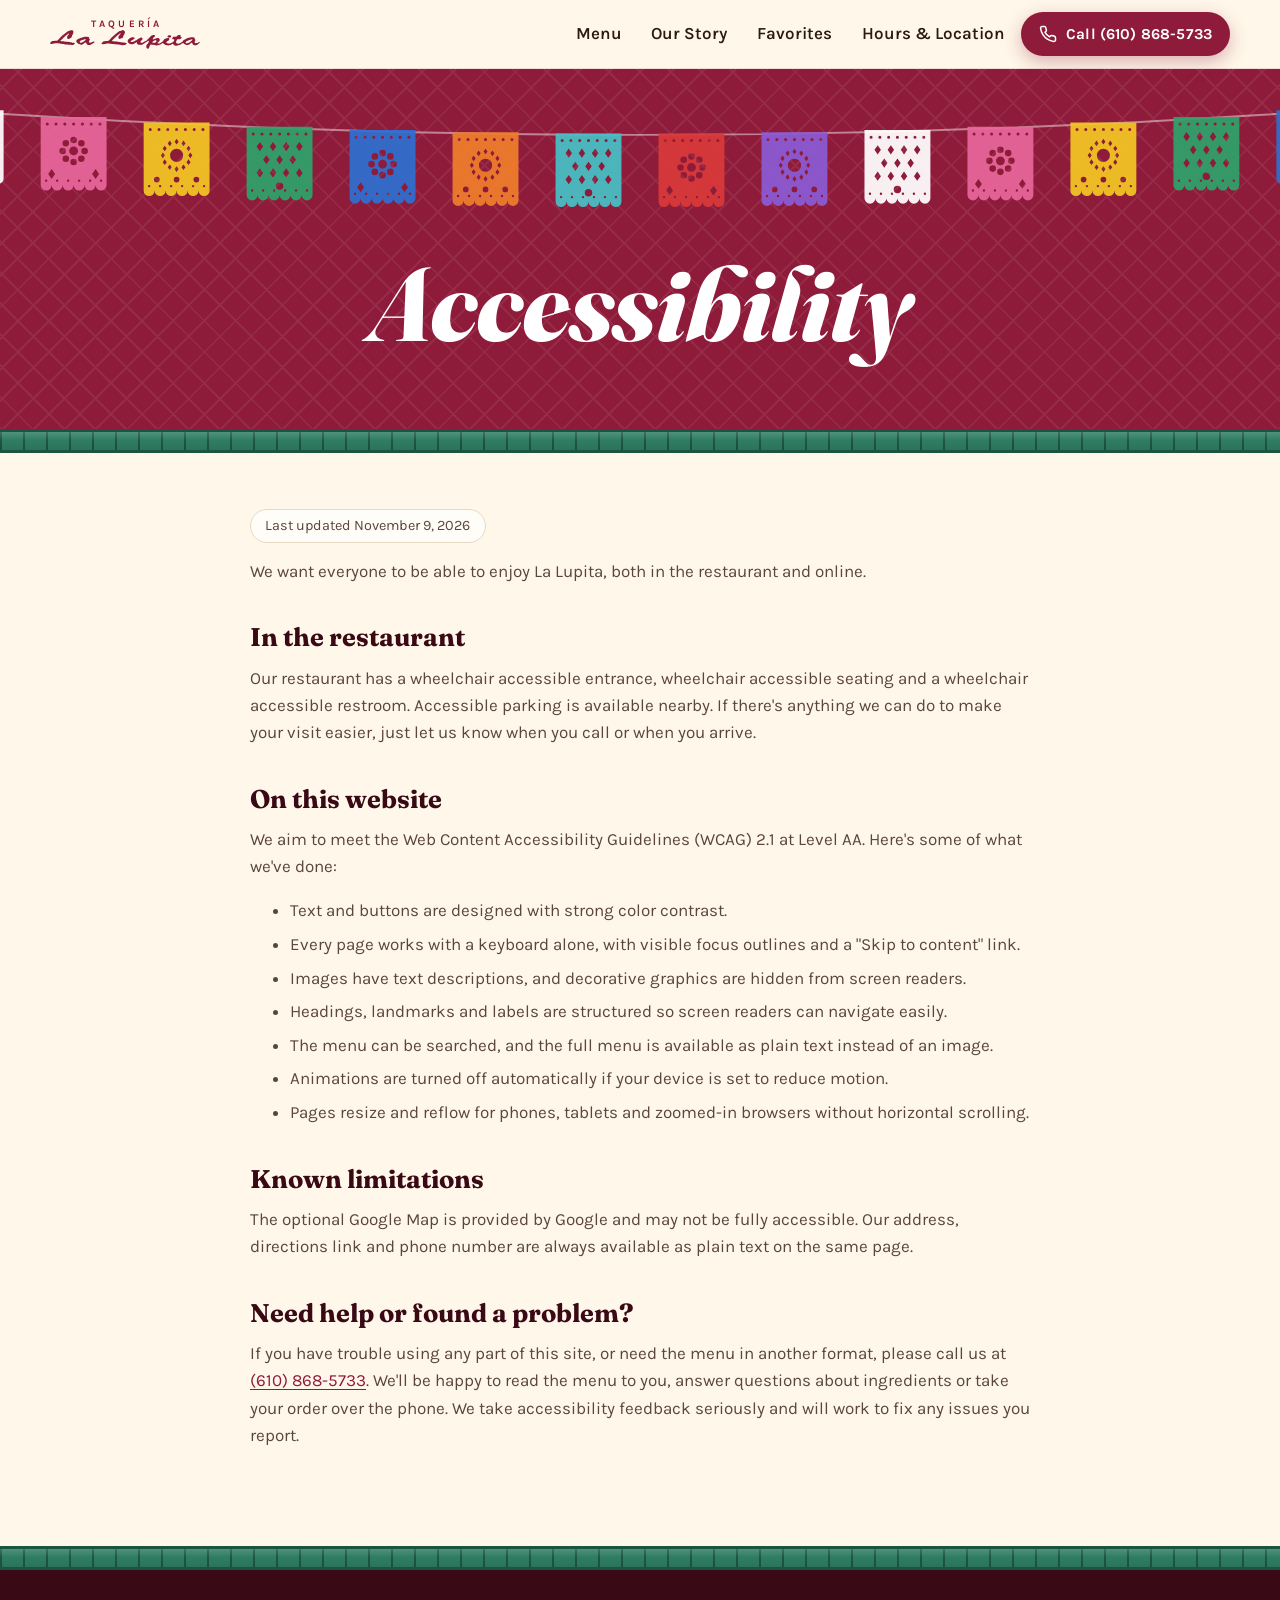
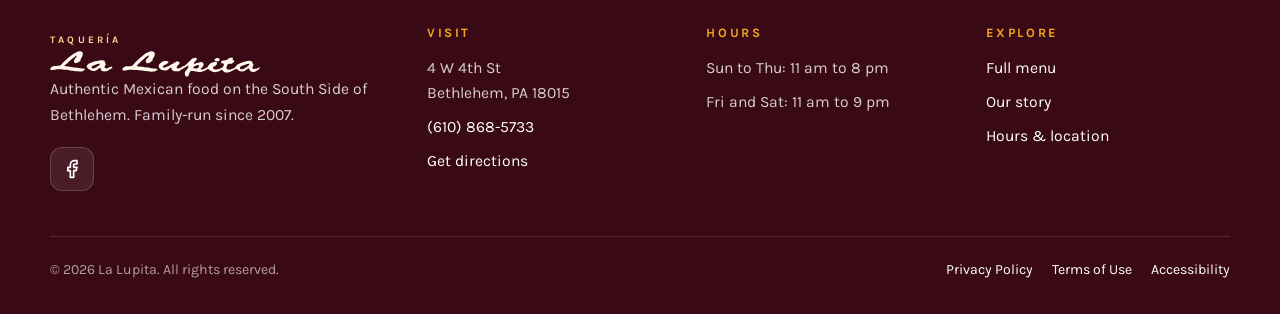
<file: accessibility.html>
<!doctype html>
<html lang="en">
<head>
<meta charset="utf-8">
<meta name="viewport" content="width=device-width, initial-scale=1, viewport-fit=cover">
<title>Accessibility | La Lupita</title>
<meta name="description" content="Accessibility at La Lupita, in our Bethlehem restaurant and on our website.">
<link rel="canonical" href="https://la-lupita.vercel.app/accessibility">
<meta name="theme-color" content="#8e1b3a">
<meta name="color-scheme" content="light">
<meta name="format-detection" content="telephone=no">
<meta property="og:type" content="restaurant">
<meta property="og:site_name" content="La Lupita">
<meta property="og:title" content="Accessibility | La Lupita">
<meta property="og:description" content="Accessibility at La Lupita, in our Bethlehem restaurant and on our website.">
<meta property="og:url" content="https://la-lupita.vercel.app/accessibility">
<meta property="og:image" content="https://la-lupita.vercel.app/assets/img/og.jpg">
<meta property="og:image:width" content="1200">
<meta property="og:image:height" content="630">
<meta name="twitter:card" content="summary_large_image">
<link rel="icon" href="/favicon.svg" type="image/svg+xml">
<link rel="icon" href="/favicon-32.png" sizes="32x32" type="image/png">
<link rel="apple-touch-icon" href="/apple-touch-icon.png">
<link rel="manifest" href="/site.webmanifest">
<link rel="preconnect" href="https://fonts.googleapis.com">
<link rel="preconnect" href="https://fonts.gstatic.com" crossorigin>
<link rel="stylesheet" href="https://fonts.googleapis.com/css2?family=Fraunces:ital,opsz,wght@0,9..144,500;0,9..144,700;0,9..144,800;0,9..144,900;1,9..144,500;1,9..144,800&family=Karla:wght@400;500;600;700;800&display=swap">
<link rel="stylesheet" href="/assets/css/styles.css">
<script src="/assets/js/main.js" defer></script>
</head>
<body>
<a class="skip" href="#main">Skip to content</a>
<header class="site-header">
  <div class="wrap">
    <a class="brand" href="/" aria-label="La Lupita, home">
      <small>Taquería</small>
      <img src="/assets/img/wordmark.svg" alt="" width="150" height="19" class="brand-mark">
    </a>
    <button class="nav-toggle" type="button" aria-expanded="false" aria-controls="site-nav" aria-label="Open menu"><svg viewBox="0 0 24 24" fill="none" stroke="currentColor" stroke-width="2" stroke-linecap="round" stroke-linejoin="round" aria-hidden="true" focusable="false"><path d="M4 6h16M4 12h16M4 18h16"/></svg></button>
    <nav class="nav" id="site-nav" aria-label="Main">
      <a href="/menu">Menu</a>
      <a href="/#historia">Our Story</a>
      <a href="/#favoritos">Favorites</a>
      <a href="/#visita">Hours &amp; Location</a>
      <a class="btn btn-primary btn-sm" href="tel:+16108685733"><svg viewBox="0 0 24 24" fill="none" stroke="currentColor" stroke-width="2" stroke-linecap="round" stroke-linejoin="round" aria-hidden="true" focusable="false"><path d="M22 16.9v3a2 2 0 0 1-2.2 2 19.8 19.8 0 0 1-8.6-3.1 19.5 19.5 0 0 1-6-6A19.8 19.8 0 0 1 2.1 4.2 2 2 0 0 1 4.1 2h3a2 2 0 0 1 2 1.7c.1.9.4 1.8.7 2.7a2 2 0 0 1-.5 2.1L8 9.8a16 16 0 0 0 6 6l1.3-1.3a2 2 0 0 1 2.1-.4c.9.3 1.8.6 2.7.7a2 2 0 0 1 1.7 2z"/></svg>Call (610) 868-5733</a>
    </nav>
  </div>
</header>

<main id="main">
  <section class="page-hero" aria-labelledby="page-title">
    <svg class="papel" viewBox="0 0 1440 110" preserveAspectRatio="xMidYMin slice" aria-hidden="true" focusable="false"><defs><path id="pf0" fill-rule="evenodd" d="M0 0H60V62a5.00 5.00 0 0 1 -10.00 0a5.00 5.00 0 0 1 -10.00 0a5.00 5.00 0 0 1 -10.00 0a5.00 5.00 0 0 1 -10.00 0a5.00 5.00 0 0 1 -10.00 0a5.00 5.00 0 0 1 -10.00 0ZM4.60 6.50a1.40 1.40 0 1 0 2.80 0a1.40 1.40 0 1 0 -2.80 0ZM12.60 6.50a1.40 1.40 0 1 0 2.80 0a1.40 1.40 0 1 0 -2.80 0ZM20.60 6.50a1.40 1.40 0 1 0 2.80 0a1.40 1.40 0 1 0 -2.80 0ZM28.60 6.50a1.40 1.40 0 1 0 2.80 0a1.40 1.40 0 1 0 -2.80 0ZM36.60 6.50a1.40 1.40 0 1 0 2.80 0a1.40 1.40 0 1 0 -2.80 0ZM44.60 6.50a1.40 1.40 0 1 0 2.80 0a1.40 1.40 0 1 0 -2.80 0ZM52.60 6.50a1.40 1.40 0 1 0 2.80 0a1.40 1.40 0 1 0 -2.80 0ZM26.00 31.00a4.00 4.00 0 1 0 8.00 0a4.00 4.00 0 1 0 -8.00 0ZM37.00 31.00a3.00 3.00 0 1 0 6.00 0a3.00 3.00 0 1 0 -6.00 0ZM34.07 38.07a3.00 3.00 0 1 0 6.00 0a3.00 3.00 0 1 0 -6.00 0ZM27.00 41.00a3.00 3.00 0 1 0 6.00 0a3.00 3.00 0 1 0 -6.00 0ZM19.93 38.07a3.00 3.00 0 1 0 6.00 0a3.00 3.00 0 1 0 -6.00 0ZM17.00 31.00a3.00 3.00 0 1 0 6.00 0a3.00 3.00 0 1 0 -6.00 0ZM19.93 23.93a3.00 3.00 0 1 0 6.00 0a3.00 3.00 0 1 0 -6.00 0ZM27.00 21.00a3.00 3.00 0 1 0 6.00 0a3.00 3.00 0 1 0 -6.00 0ZM34.07 23.93a3.00 3.00 0 1 0 6.00 0a3.00 3.00 0 1 0 -6.00 0ZM10.00 47.50L13.15 52.00L10.00 56.50L6.85 52.00ZM50.00 47.50L53.15 52.00L50.00 56.50L46.85 52.00ZM3.90 58.00a1.10 1.10 0 1 0 2.20 0a1.10 1.10 0 1 0 -2.20 0ZM13.90 58.00a1.10 1.10 0 1 0 2.20 0a1.10 1.10 0 1 0 -2.20 0ZM23.90 58.00a1.10 1.10 0 1 0 2.20 0a1.10 1.10 0 1 0 -2.20 0ZM33.90 58.00a1.10 1.10 0 1 0 2.20 0a1.10 1.10 0 1 0 -2.20 0ZM43.90 58.00a1.10 1.10 0 1 0 2.20 0a1.10 1.10 0 1 0 -2.20 0ZM53.90 58.00a1.10 1.10 0 1 0 2.20 0a1.10 1.10 0 1 0 -2.20 0Z"/><path id="pf1" fill-rule="evenodd" d="M0 0H60V62a5.00 5.00 0 0 1 -10.00 0a5.00 5.00 0 0 1 -10.00 0a5.00 5.00 0 0 1 -10.00 0a5.00 5.00 0 0 1 -10.00 0a5.00 5.00 0 0 1 -10.00 0a5.00 5.00 0 0 1 -10.00 0ZM4.60 6.50a1.40 1.40 0 1 0 2.80 0a1.40 1.40 0 1 0 -2.80 0ZM12.60 6.50a1.40 1.40 0 1 0 2.80 0a1.40 1.40 0 1 0 -2.80 0ZM20.60 6.50a1.40 1.40 0 1 0 2.80 0a1.40 1.40 0 1 0 -2.80 0ZM28.60 6.50a1.40 1.40 0 1 0 2.80 0a1.40 1.40 0 1 0 -2.80 0ZM36.60 6.50a1.40 1.40 0 1 0 2.80 0a1.40 1.40 0 1 0 -2.80 0ZM44.60 6.50a1.40 1.40 0 1 0 2.80 0a1.40 1.40 0 1 0 -2.80 0ZM52.60 6.50a1.40 1.40 0 1 0 2.80 0a1.40 1.40 0 1 0 -2.80 0ZM24.00 30.00a6.00 6.00 0 1 0 12.00 0a6.00 6.00 0 1 0 -12.00 0ZM42.50 27.40L44.32 30.00L42.50 32.60L40.68 30.00ZM40.83 33.65L42.65 36.25L40.83 38.85L39.01 36.25ZM36.25 38.23L38.07 40.83L36.25 43.43L34.43 40.83ZM30.00 39.90L31.82 42.50L30.00 45.10L28.18 42.50ZM23.75 38.23L25.57 40.83L23.75 43.43L21.93 40.83ZM19.17 33.65L20.99 36.25L19.17 38.85L17.35 36.25ZM17.50 27.40L19.32 30.00L17.50 32.60L15.68 30.00ZM19.17 21.15L20.99 23.75L19.17 26.35L17.35 23.75ZM23.75 16.57L25.57 19.17L23.75 21.77L21.93 19.17ZM30.00 14.90L31.82 17.50L30.00 20.10L28.18 17.50ZM36.25 16.57L38.07 19.17L36.25 21.77L34.43 19.17ZM40.83 21.15L42.65 23.75L40.83 26.35L39.01 23.75ZM9.40 52.00a2.60 2.60 0 1 0 5.20 0a2.60 2.60 0 1 0 -5.20 0ZM27.40 52.00a2.60 2.60 0 1 0 5.20 0a2.60 2.60 0 1 0 -5.20 0ZM45.40 52.00a2.60 2.60 0 1 0 5.20 0a2.60 2.60 0 1 0 -5.20 0ZM3.90 58.00a1.10 1.10 0 1 0 2.20 0a1.10 1.10 0 1 0 -2.20 0ZM13.90 58.00a1.10 1.10 0 1 0 2.20 0a1.10 1.10 0 1 0 -2.20 0ZM23.90 58.00a1.10 1.10 0 1 0 2.20 0a1.10 1.10 0 1 0 -2.20 0ZM33.90 58.00a1.10 1.10 0 1 0 2.20 0a1.10 1.10 0 1 0 -2.20 0ZM43.90 58.00a1.10 1.10 0 1 0 2.20 0a1.10 1.10 0 1 0 -2.20 0ZM53.90 58.00a1.10 1.10 0 1 0 2.20 0a1.10 1.10 0 1 0 -2.20 0Z"/><path id="pf2" fill-rule="evenodd" d="M0 0H60V62a5.00 5.00 0 0 1 -10.00 0a5.00 5.00 0 0 1 -10.00 0a5.00 5.00 0 0 1 -10.00 0a5.00 5.00 0 0 1 -10.00 0a5.00 5.00 0 0 1 -10.00 0a5.00 5.00 0 0 1 -10.00 0ZM4.60 6.50a1.40 1.40 0 1 0 2.80 0a1.40 1.40 0 1 0 -2.80 0ZM12.60 6.50a1.40 1.40 0 1 0 2.80 0a1.40 1.40 0 1 0 -2.80 0ZM20.60 6.50a1.40 1.40 0 1 0 2.80 0a1.40 1.40 0 1 0 -2.80 0ZM28.60 6.50a1.40 1.40 0 1 0 2.80 0a1.40 1.40 0 1 0 -2.80 0ZM36.60 6.50a1.40 1.40 0 1 0 2.80 0a1.40 1.40 0 1 0 -2.80 0ZM44.60 6.50a1.40 1.40 0 1 0 2.80 0a1.40 1.40 0 1 0 -2.80 0ZM52.60 6.50a1.40 1.40 0 1 0 2.80 0a1.40 1.40 0 1 0 -2.80 0ZM12.00 13.80L14.94 18.00L12.00 22.20L9.06 18.00ZM24.00 13.80L26.94 18.00L24.00 22.20L21.06 18.00ZM36.00 13.80L38.94 18.00L36.00 22.20L33.06 18.00ZM48.00 13.80L50.94 18.00L48.00 22.20L45.06 18.00ZM18.00 25.80L20.94 30.00L18.00 34.20L15.06 30.00ZM30.00 25.80L32.94 30.00L30.00 34.20L27.06 30.00ZM42.00 25.80L44.94 30.00L42.00 34.20L39.06 30.00ZM12.00 37.80L14.94 42.00L12.00 46.20L9.06 42.00ZM24.00 37.80L26.94 42.00L24.00 46.20L21.06 42.00ZM36.00 37.80L38.94 42.00L36.00 46.20L33.06 42.00ZM48.00 37.80L50.94 42.00L48.00 46.20L45.06 42.00ZM26.60 54.00a3.40 3.40 0 1 0 6.80 0a3.40 3.40 0 1 0 -6.80 0ZM3.90 58.00a1.10 1.10 0 1 0 2.20 0a1.10 1.10 0 1 0 -2.20 0ZM13.90 58.00a1.10 1.10 0 1 0 2.20 0a1.10 1.10 0 1 0 -2.20 0ZM23.90 58.00a1.10 1.10 0 1 0 2.20 0a1.10 1.10 0 1 0 -2.20 0ZM33.90 58.00a1.10 1.10 0 1 0 2.20 0a1.10 1.10 0 1 0 -2.20 0ZM43.90 58.00a1.10 1.10 0 1 0 2.20 0a1.10 1.10 0 1 0 -2.20 0ZM53.90 58.00a1.10 1.10 0 1 0 2.20 0a1.10 1.10 0 1 0 -2.20 0Z"/></defs><path class="string" d="M-30 8 Q720.0 88 1470 8"/><g transform="translate(-16.5 10.9) scale(0.8)"><use class="flag d6" href="#pf2" fill="#47c1c6" fill-opacity=".93"/></g><g transform="translate(58.5 18.1) scale(0.8)"><use class="flag d1" href="#pf0" fill="#d93a3a" fill-opacity=".93"/></g><g transform="translate(133.5 24.5) scale(0.8)"><use class="flag d2" href="#pf1" fill="#8b5bd6" fill-opacity=".93"/></g><g transform="translate(208.5 30.1) scale(0.8)"><use class="flag d3" href="#pf2" fill="#ffffff" fill-opacity=".93"/></g><g transform="translate(283.5 34.9) scale(0.8)"><use class="flag d4" href="#pf0" fill="#e8679b" fill-opacity=".93"/></g><g transform="translate(358.5 38.9) scale(0.8)"><use class="flag d5" href="#pf1" fill="#f3c623" fill-opacity=".93"/></g><g transform="translate(433.5 42.1) scale(0.8)"><use class="flag d6" href="#pf2" fill="#2fa36b" fill-opacity=".93"/></g><g transform="translate(508.5 44.5) scale(0.8)"><use class="flag d1" href="#pf0" fill="#2f6fd1" fill-opacity=".93"/></g><g transform="translate(583.5 46.1) scale(0.8)"><use class="flag d2" href="#pf1" fill="#ef7d2d" fill-opacity=".93"/></g><g transform="translate(658.5 46.9) scale(0.8)"><use class="flag d3" href="#pf2" fill="#47c1c6" fill-opacity=".93"/></g><g transform="translate(733.5 46.9) scale(0.8)"><use class="flag d4" href="#pf0" fill="#d93a3a" fill-opacity=".93"/></g><g transform="translate(808.5 46.1) scale(0.8)"><use class="flag d5" href="#pf1" fill="#8b5bd6" fill-opacity=".93"/></g><g transform="translate(883.5 44.5) scale(0.8)"><use class="flag d6" href="#pf2" fill="#ffffff" fill-opacity=".93"/></g><g transform="translate(958.5 42.1) scale(0.8)"><use class="flag d1" href="#pf0" fill="#e8679b" fill-opacity=".93"/></g><g transform="translate(1033.5 38.9) scale(0.8)"><use class="flag d2" href="#pf1" fill="#f3c623" fill-opacity=".93"/></g><g transform="translate(1108.5 34.9) scale(0.8)"><use class="flag d3" href="#pf2" fill="#2fa36b" fill-opacity=".93"/></g><g transform="translate(1183.5 30.1) scale(0.8)"><use class="flag d4" href="#pf0" fill="#2f6fd1" fill-opacity=".93"/></g><g transform="translate(1258.5 24.5) scale(0.8)"><use class="flag d5" href="#pf1" fill="#ef7d2d" fill-opacity=".93"/></g><g transform="translate(1333.5 18.1) scale(0.8)"><use class="flag d6" href="#pf2" fill="#47c1c6" fill-opacity=".93"/></g><g transform="translate(1408.5 10.9) scale(0.8)"><use class="flag d1" href="#pf0" fill="#d93a3a" fill-opacity=".93"/></g></svg>
    <div class="wrap">
      <h1 id="page-title">Accessibility</h1>
    </div>
  </section>
  <div class="tile-band thin" aria-hidden="true"></div>
  <article class="legal"><div class="wrap">
<p class="updated">Last updated November 9, 2026</p>
<p>We want everyone to be able to enjoy La Lupita, both in the restaurant and online.</p>

<h2>In the restaurant</h2>
<p>Our restaurant has a wheelchair accessible entrance, wheelchair accessible seating and a wheelchair accessible restroom. Accessible parking is available nearby. If there's anything we can do to make your visit easier, just let us know when you call or when you arrive.</p>

<h2>On this website</h2>
<p>We aim to meet the Web Content Accessibility Guidelines (WCAG) 2.1 at Level AA. Here's some of what we've done:</p>
<ul>
<li>Text and buttons are designed with strong color contrast.</li>
<li>Every page works with a keyboard alone, with visible focus outlines and a "Skip to content" link.</li>
<li>Images have text descriptions, and decorative graphics are hidden from screen readers.</li>
<li>Headings, landmarks and labels are structured so screen readers can navigate easily.</li>
<li>The menu can be searched, and the full menu is available as plain text instead of an image.</li>
<li>Animations are turned off automatically if your device is set to reduce motion.</li>
<li>Pages resize and reflow for phones, tablets and zoomed-in browsers without horizontal scrolling.</li>
</ul>

<h2>Known limitations</h2>
<p>The optional Google Map is provided by Google and may not be fully accessible. Our address, directions link and phone number are always available as plain text on the same page.</p>

<h2>Need help or found a problem?</h2>
<p>If you have trouble using any part of this site, or need the menu in another format, please call us at <a href="tel:+16108685733">(610) 868-5733</a>. We'll be happy to read the menu to you, answer questions about ingredients or take your order over the phone. We take accessibility feedback seriously and will work to fix any issues you report.</p>
</div></article>
</main>
<div class="tile-band thin" aria-hidden="true"></div>
<footer class="site-footer">
  <div class="wrap">
    <div class="footer-grid">
      <div>
        <a class="brand" href="/" aria-label="La Lupita, home">
          <small>Taquería</small>
          <img src="/assets/img/wordmark-cream.svg" alt="" width="200" height="25" class="brand-mark">
        </a>
        <p>Authentic Mexican food on the South Side of Bethlehem. Family-run since 2007.</p>
        <div class="social">
          <a href="https://www.facebook.com/pages/La-Lupita/278430005520786" target="_blank" rel="noopener noreferrer" aria-label="La Lupita on Facebook (opens in a new tab)"><svg viewBox="0 0 24 24" fill="none" stroke="currentColor" stroke-width="2" stroke-linecap="round" stroke-linejoin="round" aria-hidden="true" focusable="false"><path d="M18 2h-3a5 5 0 0 0-5 5v3H7v4h3v8h4v-8h3l1-4h-4V7a1 1 0 0 1 1-1h3z"/></svg></a>
        </div>
      </div>
      <div>
        <h4>Visit</h4>
        <ul>
          <li>4 W 4th St<br>Bethlehem, PA 18015</li>
          <li><a href="tel:+16108685733">(610) 868-5733</a></li>
          <li><a href="https://www.google.com/maps/dir/?api=1&destination=La+Lupita+4+W+4th+St+Bethlehem+PA+18015" target="_blank" rel="noopener noreferrer">Get directions</a></li>
        </ul>
      </div>
      <div>
        <h4>Hours</h4>
        <ul>
          <li>Sun to Thu: 11 am to 8 pm</li>
          <li>Fri and Sat: 11 am to 9 pm</li>
        </ul>
      </div>
      <div>
        <h4>Explore</h4>
        <ul>
          <li><a href="/menu">Full menu</a></li>
          <li><a href="/#historia">Our story</a></li>
          <li><a href="/#visita">Hours &amp; location</a></li>
        </ul>
      </div>
    </div>
    <div class="footer-bottom">
      <span>&copy; <span data-year>2026</span> La Lupita. All rights reserved.</span>
      <nav aria-label="Legal">
        <a href="/privacy">Privacy Policy</a>
        <a href="/terms">Terms of Use</a>
        <a href="/accessibility">Accessibility</a>
      </nav>
    </div>
  </div>
</footer>
</body>
</html>
</file>
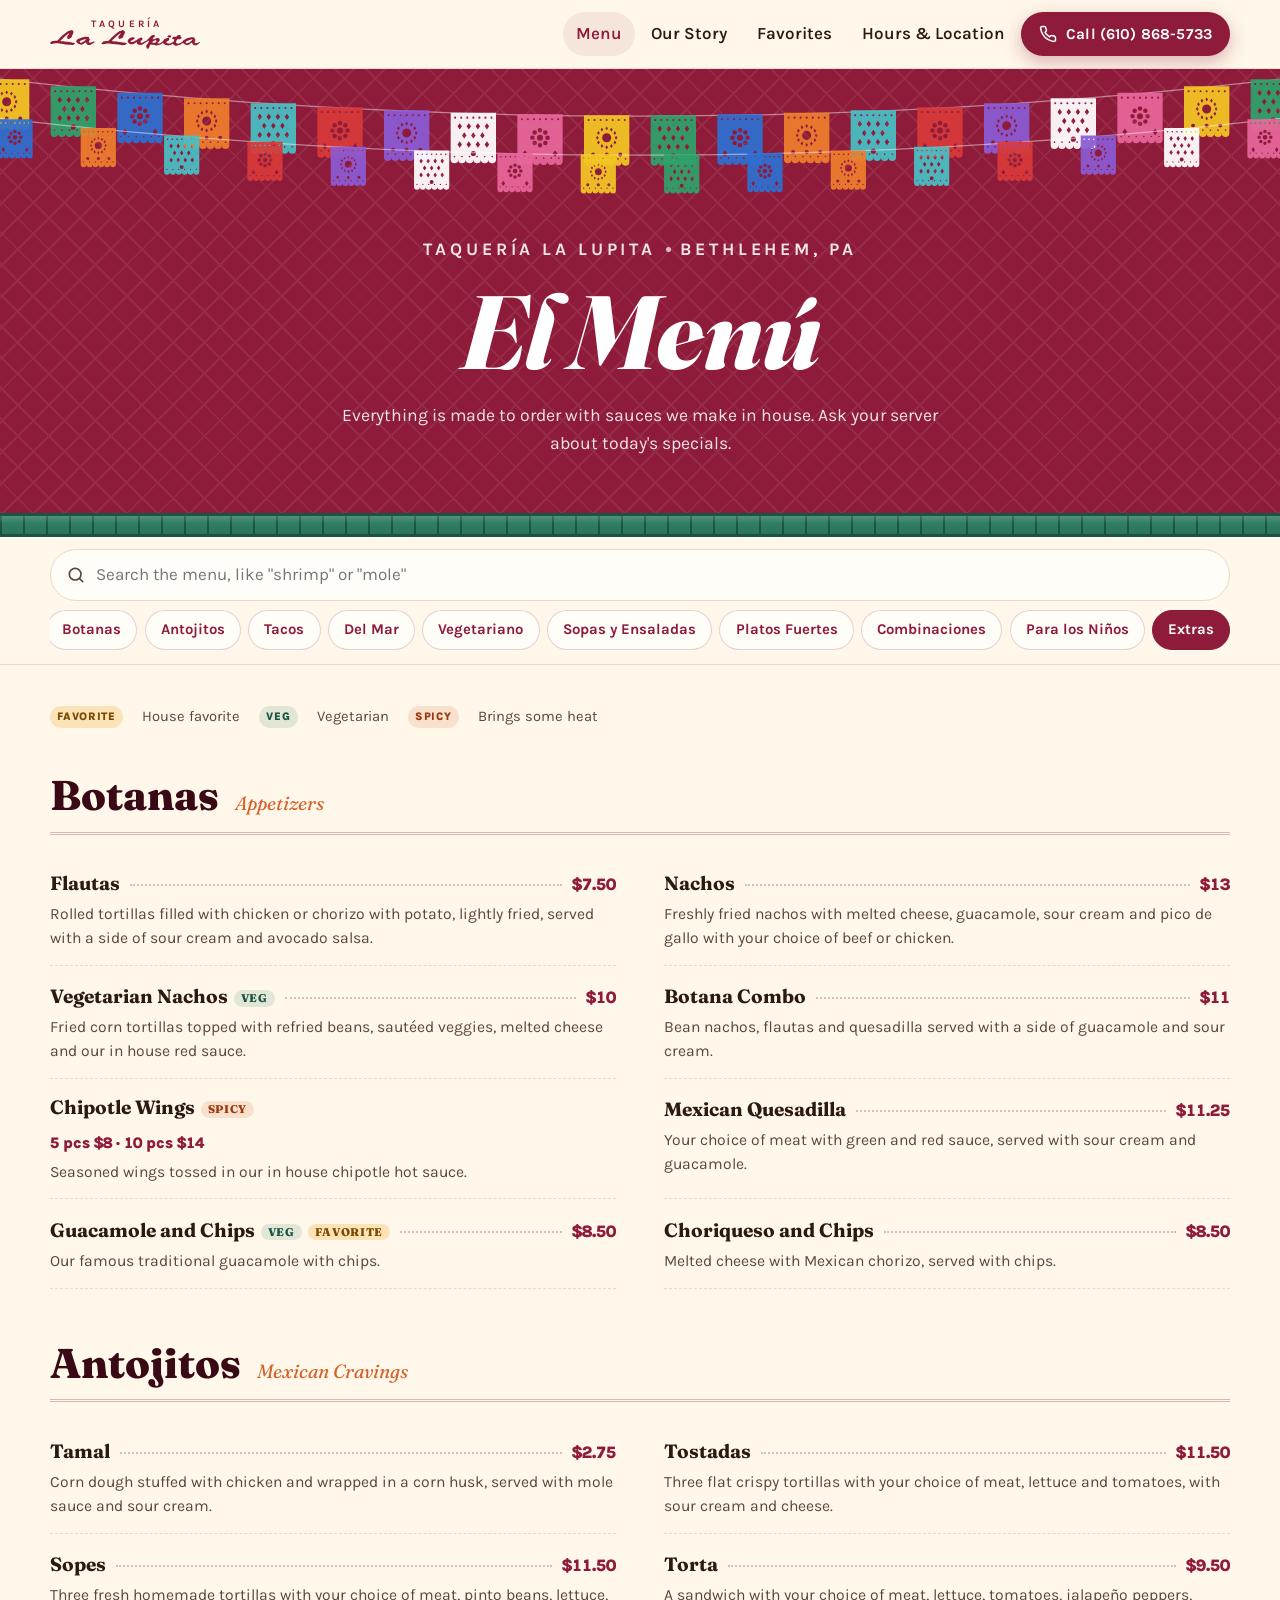
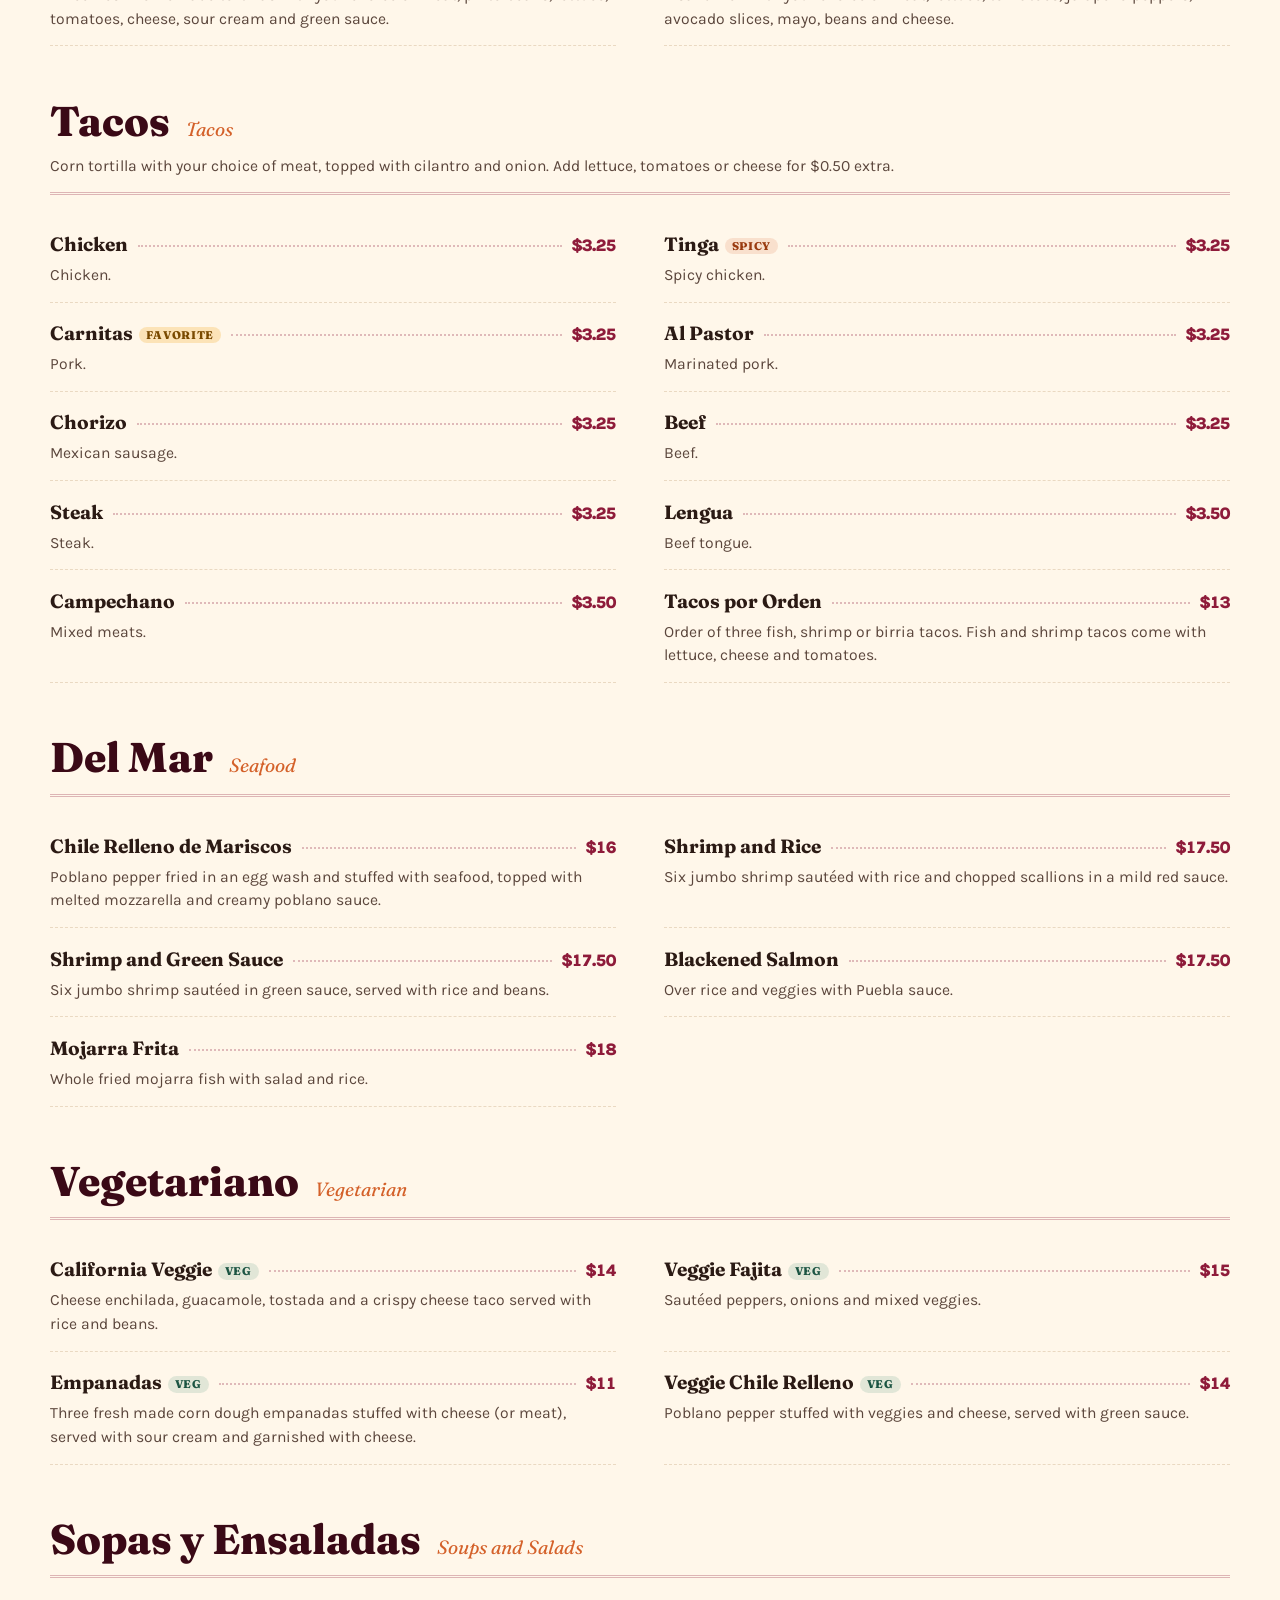
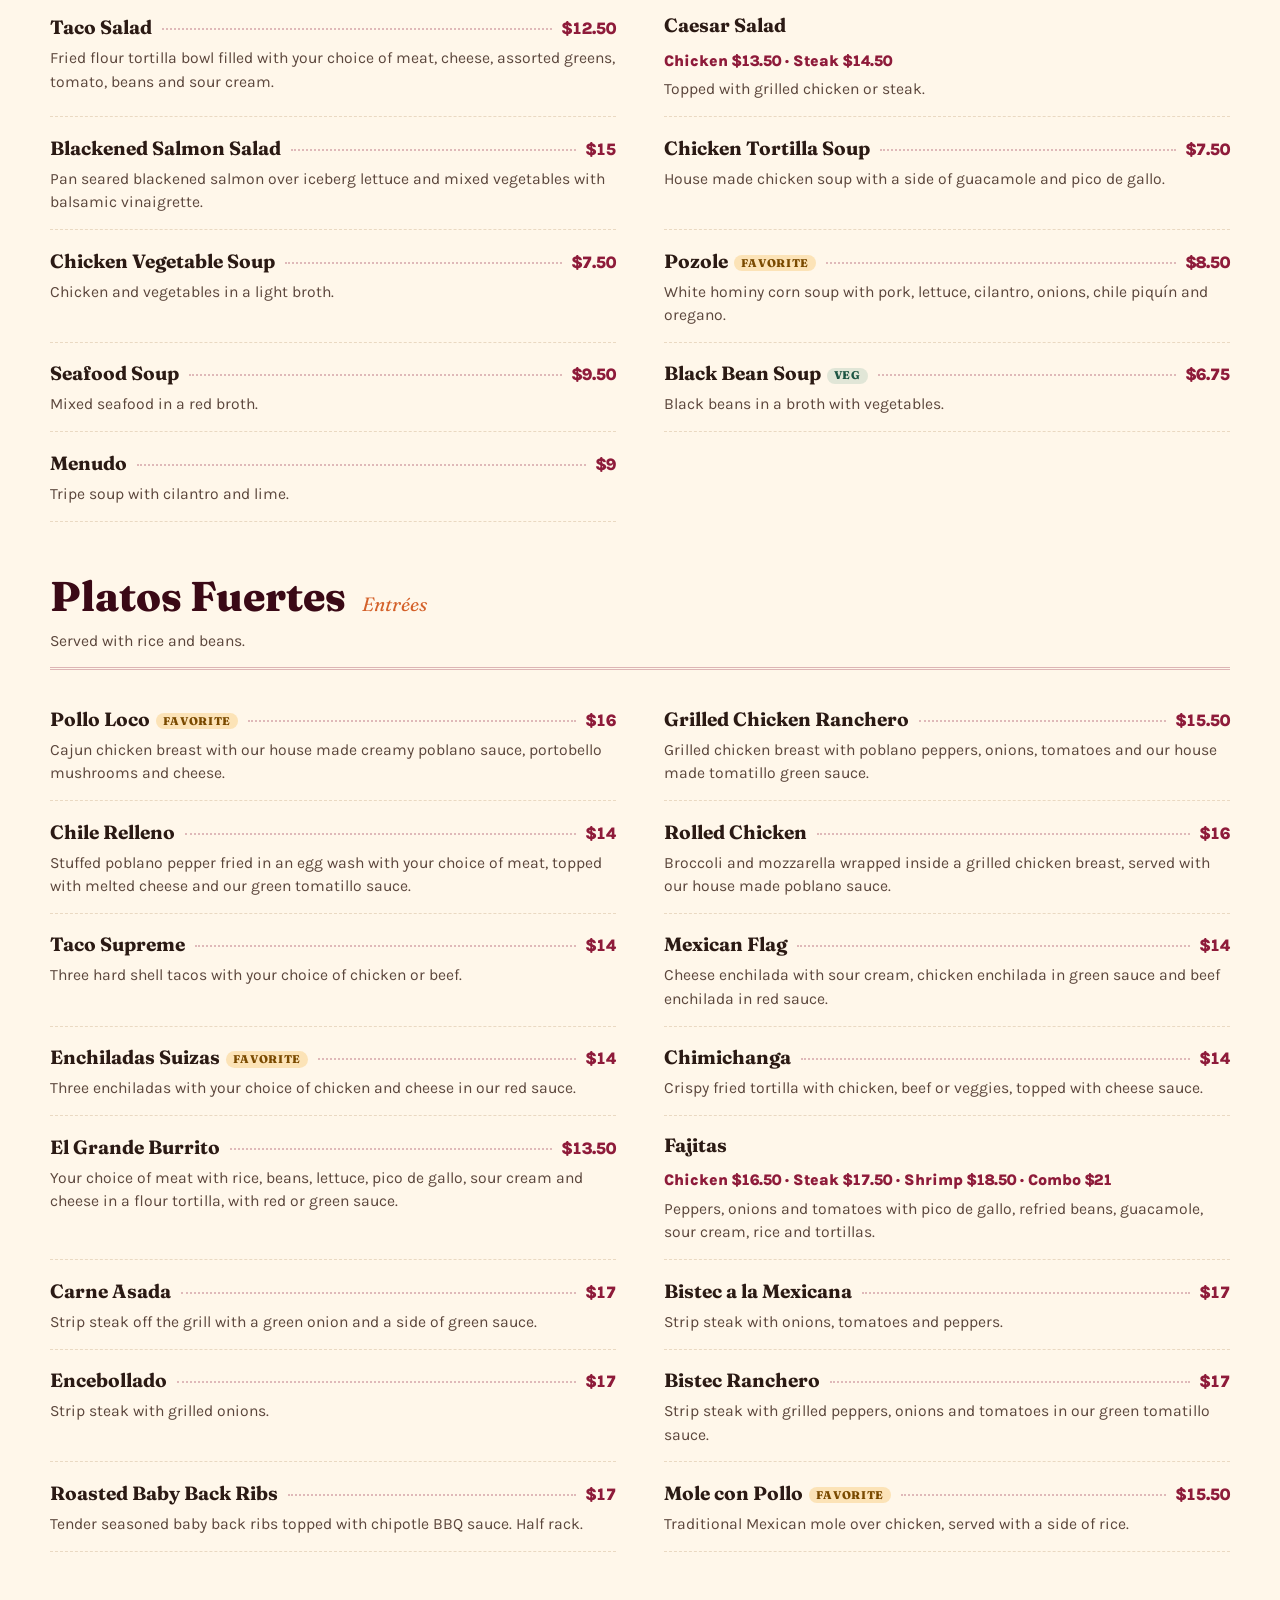
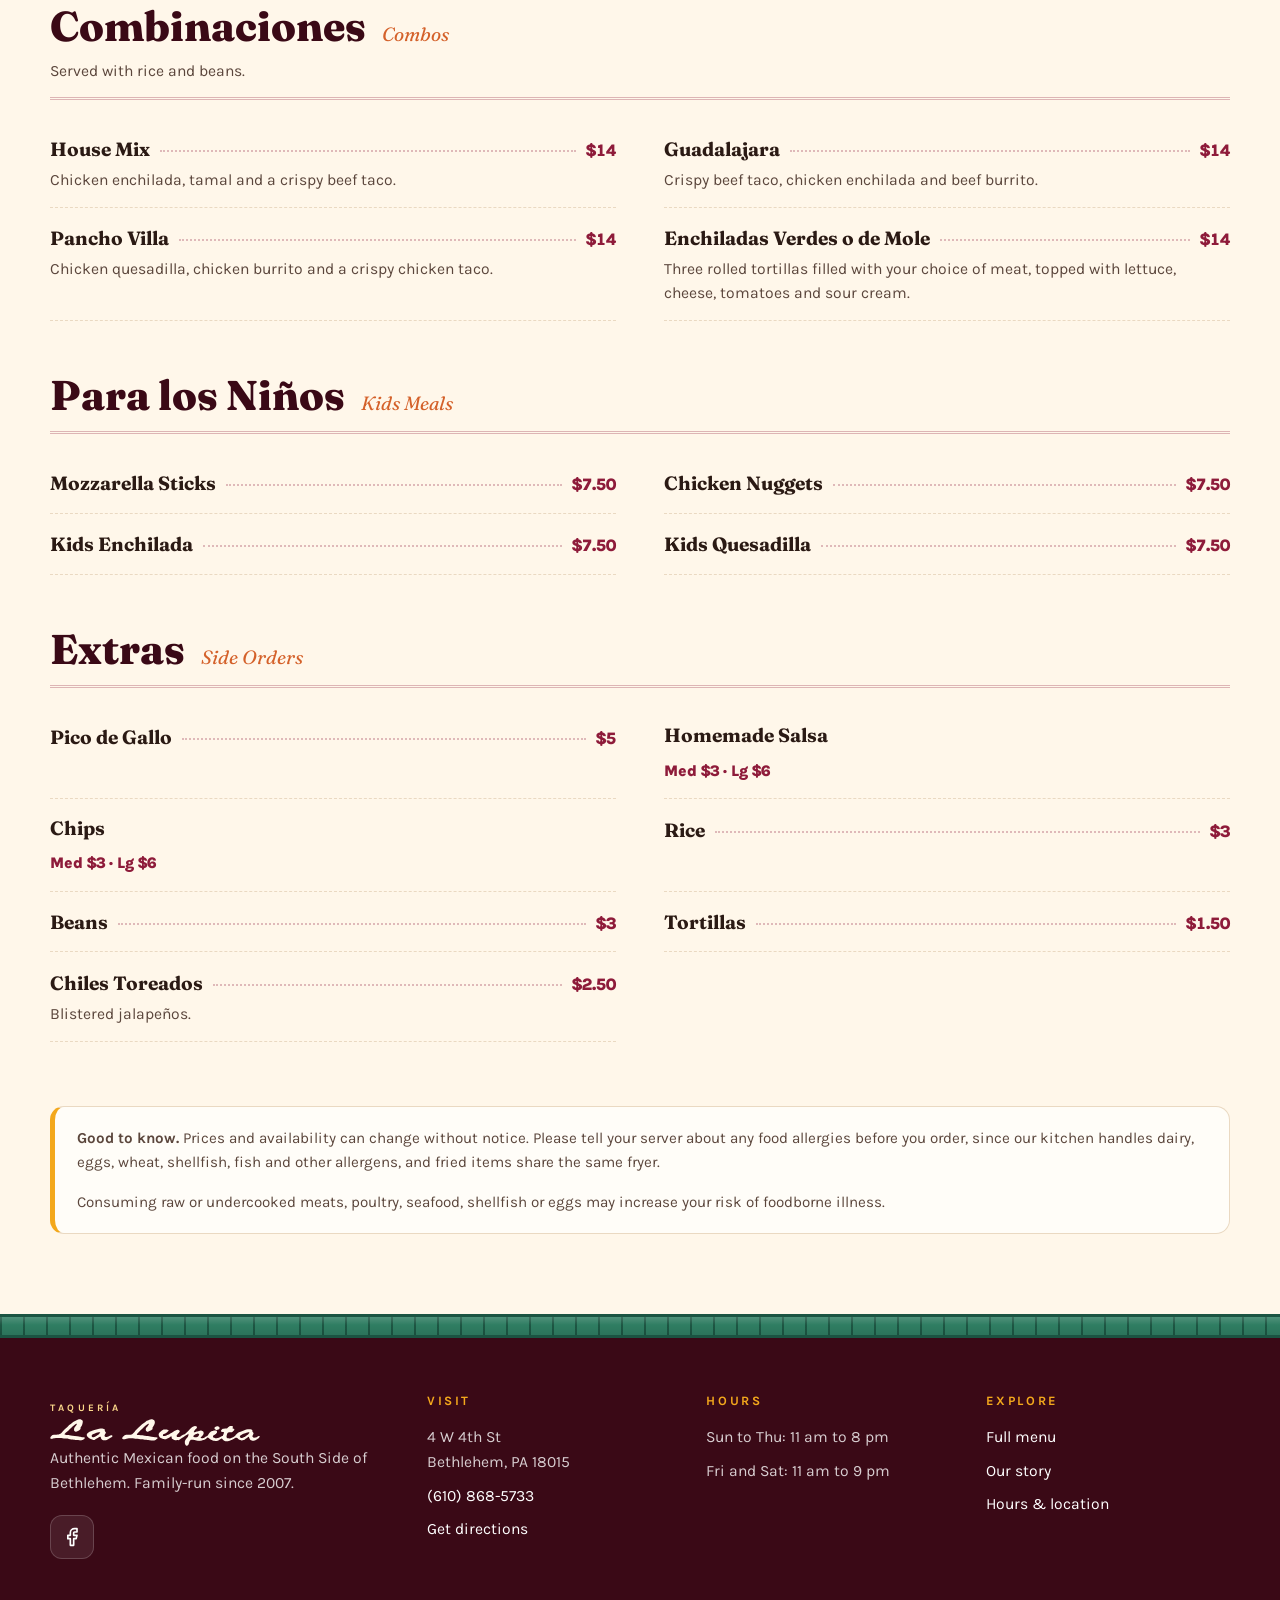
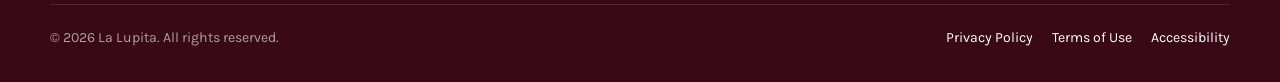
<file: menu.html>
<!doctype html>
<html lang="en">
<head>
<meta charset="utf-8">
<meta name="viewport" content="width=device-width, initial-scale=1, viewport-fit=cover">
<title>Menu | La Lupita, Mexican Restaurant in Bethlehem, PA</title>
<meta name="description" content="The full La Lupita menu: botanas, tacos, antojitos, seafood, vegetarian plates, soups, entrées, combos and kids meals. 4 W 4th St, Bethlehem.">
<link rel="canonical" href="https://la-lupita.vercel.app/menu">
<meta name="theme-color" content="#8e1b3a">
<meta name="color-scheme" content="light">
<meta name="format-detection" content="telephone=no">
<meta property="og:type" content="restaurant">
<meta property="og:site_name" content="La Lupita">
<meta property="og:title" content="Menu | La Lupita, Mexican Restaurant in Bethlehem, PA">
<meta property="og:description" content="The full La Lupita menu: botanas, tacos, antojitos, seafood, vegetarian plates, soups, entrées, combos and kids meals. 4 W 4th St, Bethlehem.">
<meta property="og:url" content="https://la-lupita.vercel.app/menu">
<meta property="og:image" content="https://la-lupita.vercel.app/assets/img/og.jpg">
<meta property="og:image:width" content="1200">
<meta property="og:image:height" content="630">
<meta name="twitter:card" content="summary_large_image">
<link rel="icon" href="/favicon.svg" type="image/svg+xml">
<link rel="icon" href="/favicon-32.png" sizes="32x32" type="image/png">
<link rel="apple-touch-icon" href="/apple-touch-icon.png">
<link rel="manifest" href="/site.webmanifest">
<link rel="preconnect" href="https://fonts.googleapis.com">
<link rel="preconnect" href="https://fonts.gstatic.com" crossorigin>
<link rel="stylesheet" href="https://fonts.googleapis.com/css2?family=Fraunces:ital,opsz,wght@0,9..144,500;0,9..144,700;0,9..144,800;0,9..144,900;1,9..144,500;1,9..144,800&family=Karla:wght@400;500;600;700;800&display=swap">
<link rel="stylesheet" href="/assets/css/styles.css">
<script src="/assets/js/main.js" defer></script>
<script type="application/ld+json">{"@context": "https://schema.org", "@type": "Menu", "name": "La Lupita Menu", "url": "https://la-lupita.vercel.app/menu", "hasMenuSection": [{"@type": "MenuSection", "name": "Botanas (Appetizers)", "hasMenuItem": [{"@type": "MenuItem", "name": "Flautas", "description": "Rolled tortillas filled with chicken or chorizo with potato, lightly fried, served with a side of sour cream and avocado salsa.", "offers": {"@type": "Offer", "price": "7.50", "priceCurrency": "USD"}}, {"@type": "MenuItem", "name": "Nachos", "description": "Freshly fried nachos with melted cheese, guacamole, sour cream and pico de gallo with your choice of beef or chicken.", "offers": {"@type": "Offer", "price": "13", "priceCurrency": "USD"}}, {"@type": "MenuItem", "name": "Vegetarian Nachos", "description": "Fried corn tortillas topped with refried beans, sautéed veggies, melted cheese and our in house red sauce.", "offers": {"@type": "Offer", "price": "10", "priceCurrency": "USD"}}, {"@type": "MenuItem", "name": "Botana Combo", "description": "Bean nachos, flautas and quesadilla served with a side of guacamole and sour cream.", "offers": {"@type": "Offer", "price": "11", "priceCurrency": "USD"}}, {"@type": "MenuItem", "name": "Chipotle Wings", "description": "Seasoned wings tossed in our in house chipotle hot sauce."}, {"@type": "MenuItem", "name": "Mexican Quesadilla", "description": "Your choice of meat with green and red sauce, served with sour cream and guacamole.", "offers": {"@type": "Offer", "price": "11.25", "priceCurrency": "USD"}}, {"@type": "MenuItem", "name": "Guacamole and Chips", "description": "Our famous traditional guacamole with chips.", "offers": {"@type": "Offer", "price": "8.50", "priceCurrency": "USD"}}, {"@type": "MenuItem", "name": "Choriqueso and Chips", "description": "Melted cheese with Mexican chorizo, served with chips.", "offers": {"@type": "Offer", "price": "8.50", "priceCurrency": "USD"}}]}, {"@type": "MenuSection", "name": "Antojitos (Mexican Cravings)", "hasMenuItem": [{"@type": "MenuItem", "name": "Tamal", "description": "Corn dough stuffed with chicken and wrapped in a corn husk, served with mole sauce and sour cream.", "offers": {"@type": "Offer", "price": "2.75", "priceCurrency": "USD"}}, {"@type": "MenuItem", "name": "Tostadas", "description": "Three flat crispy tortillas with your choice of meat, lettuce and tomatoes, with sour cream and cheese.", "offers": {"@type": "Offer", "price": "11.50", "priceCurrency": "USD"}}, {"@type": "MenuItem", "name": "Sopes", "description": "Three fresh homemade tortillas with your choice of meat, pinto beans, lettuce, tomatoes, cheese, sour cream and green sauce.", "offers": {"@type": "Offer", "price": "11.50", "priceCurrency": "USD"}}, {"@type": "MenuItem", "name": "Torta", "description": "A sandwich with your choice of meat, lettuce, tomatoes, jalapeño peppers, avocado slices, mayo, beans and cheese.", "offers": {"@type": "Offer", "price": "9.50", "priceCurrency": "USD"}}]}, {"@type": "MenuSection", "name": "Tacos (Tacos)", "hasMenuItem": [{"@type": "MenuItem", "name": "Chicken", "description": "Chicken.", "offers": {"@type": "Offer", "price": "3.25", "priceCurrency": "USD"}}, {"@type": "MenuItem", "name": "Tinga", "description": "Spicy chicken.", "offers": {"@type": "Offer", "price": "3.25", "priceCurrency": "USD"}}, {"@type": "MenuItem", "name": "Carnitas", "description": "Pork.", "offers": {"@type": "Offer", "price": "3.25", "priceCurrency": "USD"}}, {"@type": "MenuItem", "name": "Al Pastor", "description": "Marinated pork.", "offers": {"@type": "Offer", "price": "3.25", "priceCurrency": "USD"}}, {"@type": "MenuItem", "name": "Chorizo", "description": "Mexican sausage.", "offers": {"@type": "Offer", "price": "3.25", "priceCurrency": "USD"}}, {"@type": "MenuItem", "name": "Beef", "description": "Beef.", "offers": {"@type": "Offer", "price": "3.25", "priceCurrency": "USD"}}, {"@type": "MenuItem", "name": "Steak", "description": "Steak.", "offers": {"@type": "Offer", "price": "3.25", "priceCurrency": "USD"}}, {"@type": "MenuItem", "name": "Lengua", "description": "Beef tongue.", "offers": {"@type": "Offer", "price": "3.50", "priceCurrency": "USD"}}, {"@type": "MenuItem", "name": "Campechano", "description": "Mixed meats.", "offers": {"@type": "Offer", "price": "3.50", "priceCurrency": "USD"}}, {"@type": "MenuItem", "name": "Tacos por Orden", "description": "Order of three fish, shrimp or birria tacos. Fish and shrimp tacos come with lettuce, cheese and tomatoes.", "offers": {"@type": "Offer", "price": "13", "priceCurrency": "USD"}}]}, {"@type": "MenuSection", "name": "Del Mar (Seafood)", "hasMenuItem": [{"@type": "MenuItem", "name": "Chile Relleno de Mariscos", "description": "Poblano pepper fried in an egg wash and stuffed with seafood, topped with melted mozzarella and creamy poblano sauce.", "offers": {"@type": "Offer", "price": "16", "priceCurrency": "USD"}}, {"@type": "MenuItem", "name": "Shrimp and Rice", "description": "Six jumbo shrimp sautéed with rice and chopped scallions in a mild red sauce.", "offers": {"@type": "Offer", "price": "17.50", "priceCurrency": "USD"}}, {"@type": "MenuItem", "name": "Shrimp and Green Sauce", "description": "Six jumbo shrimp sautéed in green sauce, served with rice and beans.", "offers": {"@type": "Offer", "price": "17.50", "priceCurrency": "USD"}}, {"@type": "MenuItem", "name": "Blackened Salmon", "description": "Over rice and veggies with Puebla sauce.", "offers": {"@type": "Offer", "price": "17.50", "priceCurrency": "USD"}}, {"@type": "MenuItem", "name": "Mojarra Frita", "description": "Whole fried mojarra fish with salad and rice.", "offers": {"@type": "Offer", "price": "18", "priceCurrency": "USD"}}]}, {"@type": "MenuSection", "name": "Vegetariano (Vegetarian)", "hasMenuItem": [{"@type": "MenuItem", "name": "California Veggie", "description": "Cheese enchilada, guacamole, tostada and a crispy cheese taco served with rice and beans.", "offers": {"@type": "Offer", "price": "14", "priceCurrency": "USD"}}, {"@type": "MenuItem", "name": "Veggie Fajita", "description": "Sautéed peppers, onions and mixed veggies.", "offers": {"@type": "Offer", "price": "15", "priceCurrency": "USD"}}, {"@type": "MenuItem", "name": "Empanadas", "description": "Three fresh made corn dough empanadas stuffed with cheese (or meat), served with sour cream and garnished with cheese.", "offers": {"@type": "Offer", "price": "11", "priceCurrency": "USD"}}, {"@type": "MenuItem", "name": "Veggie Chile Relleno", "description": "Poblano pepper stuffed with veggies and cheese, served with green sauce.", "offers": {"@type": "Offer", "price": "14", "priceCurrency": "USD"}}]}, {"@type": "MenuSection", "name": "Sopas y Ensaladas (Soups and Salads)", "hasMenuItem": [{"@type": "MenuItem", "name": "Taco Salad", "description": "Fried flour tortilla bowl filled with your choice of meat, cheese, assorted greens, tomato, beans and sour cream.", "offers": {"@type": "Offer", "price": "12.50", "priceCurrency": "USD"}}, {"@type": "MenuItem", "name": "Caesar Salad", "description": "Topped with grilled chicken or steak."}, {"@type": "MenuItem", "name": "Blackened Salmon Salad", "description": "Pan seared blackened salmon over iceberg lettuce and mixed vegetables with balsamic vinaigrette.", "offers": {"@type": "Offer", "price": "15", "priceCurrency": "USD"}}, {"@type": "MenuItem", "name": "Chicken Tortilla Soup", "description": "House made chicken soup with a side of guacamole and pico de gallo.", "offers": {"@type": "Offer", "price": "7.50", "priceCurrency": "USD"}}, {"@type": "MenuItem", "name": "Chicken Vegetable Soup", "description": "Chicken and vegetables in a light broth.", "offers": {"@type": "Offer", "price": "7.50", "priceCurrency": "USD"}}, {"@type": "MenuItem", "name": "Pozole", "description": "White hominy corn soup with pork, lettuce, cilantro, onions, chile piquín and oregano.", "offers": {"@type": "Offer", "price": "8.50", "priceCurrency": "USD"}}, {"@type": "MenuItem", "name": "Seafood Soup", "description": "Mixed seafood in a red broth.", "offers": {"@type": "Offer", "price": "9.50", "priceCurrency": "USD"}}, {"@type": "MenuItem", "name": "Black Bean Soup", "description": "Black beans in a broth with vegetables.", "offers": {"@type": "Offer", "price": "6.75", "priceCurrency": "USD"}}, {"@type": "MenuItem", "name": "Menudo", "description": "Tripe soup with cilantro and lime.", "offers": {"@type": "Offer", "price": "9", "priceCurrency": "USD"}}]}, {"@type": "MenuSection", "name": "Platos Fuertes (Entrées)", "hasMenuItem": [{"@type": "MenuItem", "name": "Pollo Loco", "description": "Cajun chicken breast with our house made creamy poblano sauce, portobello mushrooms and cheese.", "offers": {"@type": "Offer", "price": "16", "priceCurrency": "USD"}}, {"@type": "MenuItem", "name": "Grilled Chicken Ranchero", "description": "Grilled chicken breast with poblano peppers, onions, tomatoes and our house made tomatillo green sauce.", "offers": {"@type": "Offer", "price": "15.50", "priceCurrency": "USD"}}, {"@type": "MenuItem", "name": "Chile Relleno", "description": "Stuffed poblano pepper fried in an egg wash with your choice of meat, topped with melted cheese and our green tomatillo sauce.", "offers": {"@type": "Offer", "price": "14", "priceCurrency": "USD"}}, {"@type": "MenuItem", "name": "Rolled Chicken", "description": "Broccoli and mozzarella wrapped inside a grilled chicken breast, served with our house made poblano sauce.", "offers": {"@type": "Offer", "price": "16", "priceCurrency": "USD"}}, {"@type": "MenuItem", "name": "Taco Supreme", "description": "Three hard shell tacos with your choice of chicken or beef.", "offers": {"@type": "Offer", "price": "14", "priceCurrency": "USD"}}, {"@type": "MenuItem", "name": "Mexican Flag", "description": "Cheese enchilada with sour cream, chicken enchilada in green sauce and beef enchilada in red sauce.", "offers": {"@type": "Offer", "price": "14", "priceCurrency": "USD"}}, {"@type": "MenuItem", "name": "Enchiladas Suizas", "description": "Three enchiladas with your choice of chicken and cheese in our red sauce.", "offers": {"@type": "Offer", "price": "14", "priceCurrency": "USD"}}, {"@type": "MenuItem", "name": "Chimichanga", "description": "Crispy fried tortilla with chicken, beef or veggies, topped with cheese sauce.", "offers": {"@type": "Offer", "price": "14", "priceCurrency": "USD"}}, {"@type": "MenuItem", "name": "El Grande Burrito", "description": "Your choice of meat with rice, beans, lettuce, pico de gallo, sour cream and cheese in a flour tortilla, with red or green sauce.", "offers": {"@type": "Offer", "price": "13.50", "priceCurrency": "USD"}}, {"@type": "MenuItem", "name": "Fajitas", "description": "Peppers, onions and tomatoes with pico de gallo, refried beans, guacamole, sour cream, rice and tortillas."}, {"@type": "MenuItem", "name": "Carne Asada", "description": "Strip steak off the grill with a green onion and a side of green sauce.", "offers": {"@type": "Offer", "price": "17", "priceCurrency": "USD"}}, {"@type": "MenuItem", "name": "Bistec a la Mexicana", "description": "Strip steak with onions, tomatoes and peppers.", "offers": {"@type": "Offer", "price": "17", "priceCurrency": "USD"}}, {"@type": "MenuItem", "name": "Encebollado", "description": "Strip steak with grilled onions.", "offers": {"@type": "Offer", "price": "17", "priceCurrency": "USD"}}, {"@type": "MenuItem", "name": "Bistec Ranchero", "description": "Strip steak with grilled peppers, onions and tomatoes in our green tomatillo sauce.", "offers": {"@type": "Offer", "price": "17", "priceCurrency": "USD"}}, {"@type": "MenuItem", "name": "Roasted Baby Back Ribs", "description": "Tender seasoned baby back ribs topped with chipotle BBQ sauce. Half rack.", "offers": {"@type": "Offer", "price": "17", "priceCurrency": "USD"}}, {"@type": "MenuItem", "name": "Mole con Pollo", "description": "Traditional Mexican mole over chicken, served with a side of rice.", "offers": {"@type": "Offer", "price": "15.50", "priceCurrency": "USD"}}]}, {"@type": "MenuSection", "name": "Combinaciones (Combos)", "hasMenuItem": [{"@type": "MenuItem", "name": "House Mix", "description": "Chicken enchilada, tamal and a crispy beef taco.", "offers": {"@type": "Offer", "price": "14", "priceCurrency": "USD"}}, {"@type": "MenuItem", "name": "Guadalajara", "description": "Crispy beef taco, chicken enchilada and beef burrito.", "offers": {"@type": "Offer", "price": "14", "priceCurrency": "USD"}}, {"@type": "MenuItem", "name": "Pancho Villa", "description": "Chicken quesadilla, chicken burrito and a crispy chicken taco.", "offers": {"@type": "Offer", "price": "14", "priceCurrency": "USD"}}, {"@type": "MenuItem", "name": "Enchiladas Verdes o de Mole", "description": "Three rolled tortillas filled with your choice of meat, topped with lettuce, cheese, tomatoes and sour cream.", "offers": {"@type": "Offer", "price": "14", "priceCurrency": "USD"}}]}, {"@type": "MenuSection", "name": "Para los Niños (Kids Meals)", "hasMenuItem": [{"@type": "MenuItem", "name": "Mozzarella Sticks", "offers": {"@type": "Offer", "price": "7.50", "priceCurrency": "USD"}}, {"@type": "MenuItem", "name": "Chicken Nuggets", "offers": {"@type": "Offer", "price": "7.50", "priceCurrency": "USD"}}, {"@type": "MenuItem", "name": "Kids Enchilada", "offers": {"@type": "Offer", "price": "7.50", "priceCurrency": "USD"}}, {"@type": "MenuItem", "name": "Kids Quesadilla", "offers": {"@type": "Offer", "price": "7.50", "priceCurrency": "USD"}}]}, {"@type": "MenuSection", "name": "Extras (Side Orders)", "hasMenuItem": [{"@type": "MenuItem", "name": "Pico de Gallo", "offers": {"@type": "Offer", "price": "5", "priceCurrency": "USD"}}, {"@type": "MenuItem", "name": "Homemade Salsa"}, {"@type": "MenuItem", "name": "Chips"}, {"@type": "MenuItem", "name": "Rice", "offers": {"@type": "Offer", "price": "3", "priceCurrency": "USD"}}, {"@type": "MenuItem", "name": "Beans", "offers": {"@type": "Offer", "price": "3", "priceCurrency": "USD"}}, {"@type": "MenuItem", "name": "Tortillas", "offers": {"@type": "Offer", "price": "1.50", "priceCurrency": "USD"}}, {"@type": "MenuItem", "name": "Chiles Toreados", "description": "Blistered jalapeños.", "offers": {"@type": "Offer", "price": "2.50", "priceCurrency": "USD"}}]}]}</script>
</head>
<body>
<a class="skip" href="#main">Skip to content</a>
<header class="site-header">
  <div class="wrap">
    <a class="brand" href="/" aria-label="La Lupita, home">
      <small>Taquería</small>
      <img src="/assets/img/wordmark.svg" alt="" width="150" height="19" class="brand-mark">
    </a>
    <button class="nav-toggle" type="button" aria-expanded="false" aria-controls="site-nav" aria-label="Open menu"><svg viewBox="0 0 24 24" fill="none" stroke="currentColor" stroke-width="2" stroke-linecap="round" stroke-linejoin="round" aria-hidden="true" focusable="false"><path d="M4 6h16M4 12h16M4 18h16"/></svg></button>
    <nav class="nav" id="site-nav" aria-label="Main">
      <a href="/menu" aria-current="page">Menu</a>
      <a href="/#historia">Our Story</a>
      <a href="/#favoritos">Favorites</a>
      <a href="/#visita">Hours &amp; Location</a>
      <a class="btn btn-primary btn-sm" href="tel:+16108685733"><svg viewBox="0 0 24 24" fill="none" stroke="currentColor" stroke-width="2" stroke-linecap="round" stroke-linejoin="round" aria-hidden="true" focusable="false"><path d="M22 16.9v3a2 2 0 0 1-2.2 2 19.8 19.8 0 0 1-8.6-3.1 19.5 19.5 0 0 1-6-6A19.8 19.8 0 0 1 2.1 4.2 2 2 0 0 1 4.1 2h3a2 2 0 0 1 2 1.7c.1.9.4 1.8.7 2.7a2 2 0 0 1-.5 2.1L8 9.8a16 16 0 0 0 6 6l1.3-1.3a2 2 0 0 1 2.1-.4c.9.3 1.8.6 2.7.7a2 2 0 0 1 1.7 2z"/></svg>Call (610) 868-5733</a>
    </nav>
  </div>
</header>

<main id="main">
  <section class="page-hero" aria-labelledby="menu-title">
    <svg class="papel" viewBox="0 0 1440 170" preserveAspectRatio="xMidYMin slice" aria-hidden="true" focusable="false"><defs><path id="pf0" fill-rule="evenodd" d="M0 0H60V62a5.00 5.00 0 0 1 -10.00 0a5.00 5.00 0 0 1 -10.00 0a5.00 5.00 0 0 1 -10.00 0a5.00 5.00 0 0 1 -10.00 0a5.00 5.00 0 0 1 -10.00 0a5.00 5.00 0 0 1 -10.00 0ZM4.60 6.50a1.40 1.40 0 1 0 2.80 0a1.40 1.40 0 1 0 -2.80 0ZM12.60 6.50a1.40 1.40 0 1 0 2.80 0a1.40 1.40 0 1 0 -2.80 0ZM20.60 6.50a1.40 1.40 0 1 0 2.80 0a1.40 1.40 0 1 0 -2.80 0ZM28.60 6.50a1.40 1.40 0 1 0 2.80 0a1.40 1.40 0 1 0 -2.80 0ZM36.60 6.50a1.40 1.40 0 1 0 2.80 0a1.40 1.40 0 1 0 -2.80 0ZM44.60 6.50a1.40 1.40 0 1 0 2.80 0a1.40 1.40 0 1 0 -2.80 0ZM52.60 6.50a1.40 1.40 0 1 0 2.80 0a1.40 1.40 0 1 0 -2.80 0ZM26.00 31.00a4.00 4.00 0 1 0 8.00 0a4.00 4.00 0 1 0 -8.00 0ZM37.00 31.00a3.00 3.00 0 1 0 6.00 0a3.00 3.00 0 1 0 -6.00 0ZM34.07 38.07a3.00 3.00 0 1 0 6.00 0a3.00 3.00 0 1 0 -6.00 0ZM27.00 41.00a3.00 3.00 0 1 0 6.00 0a3.00 3.00 0 1 0 -6.00 0ZM19.93 38.07a3.00 3.00 0 1 0 6.00 0a3.00 3.00 0 1 0 -6.00 0ZM17.00 31.00a3.00 3.00 0 1 0 6.00 0a3.00 3.00 0 1 0 -6.00 0ZM19.93 23.93a3.00 3.00 0 1 0 6.00 0a3.00 3.00 0 1 0 -6.00 0ZM27.00 21.00a3.00 3.00 0 1 0 6.00 0a3.00 3.00 0 1 0 -6.00 0ZM34.07 23.93a3.00 3.00 0 1 0 6.00 0a3.00 3.00 0 1 0 -6.00 0ZM10.00 47.50L13.15 52.00L10.00 56.50L6.85 52.00ZM50.00 47.50L53.15 52.00L50.00 56.50L46.85 52.00ZM3.90 58.00a1.10 1.10 0 1 0 2.20 0a1.10 1.10 0 1 0 -2.20 0ZM13.90 58.00a1.10 1.10 0 1 0 2.20 0a1.10 1.10 0 1 0 -2.20 0ZM23.90 58.00a1.10 1.10 0 1 0 2.20 0a1.10 1.10 0 1 0 -2.20 0ZM33.90 58.00a1.10 1.10 0 1 0 2.20 0a1.10 1.10 0 1 0 -2.20 0ZM43.90 58.00a1.10 1.10 0 1 0 2.20 0a1.10 1.10 0 1 0 -2.20 0ZM53.90 58.00a1.10 1.10 0 1 0 2.20 0a1.10 1.10 0 1 0 -2.20 0Z"/><path id="pf1" fill-rule="evenodd" d="M0 0H60V62a5.00 5.00 0 0 1 -10.00 0a5.00 5.00 0 0 1 -10.00 0a5.00 5.00 0 0 1 -10.00 0a5.00 5.00 0 0 1 -10.00 0a5.00 5.00 0 0 1 -10.00 0a5.00 5.00 0 0 1 -10.00 0ZM4.60 6.50a1.40 1.40 0 1 0 2.80 0a1.40 1.40 0 1 0 -2.80 0ZM12.60 6.50a1.40 1.40 0 1 0 2.80 0a1.40 1.40 0 1 0 -2.80 0ZM20.60 6.50a1.40 1.40 0 1 0 2.80 0a1.40 1.40 0 1 0 -2.80 0ZM28.60 6.50a1.40 1.40 0 1 0 2.80 0a1.40 1.40 0 1 0 -2.80 0ZM36.60 6.50a1.40 1.40 0 1 0 2.80 0a1.40 1.40 0 1 0 -2.80 0ZM44.60 6.50a1.40 1.40 0 1 0 2.80 0a1.40 1.40 0 1 0 -2.80 0ZM52.60 6.50a1.40 1.40 0 1 0 2.80 0a1.40 1.40 0 1 0 -2.80 0ZM24.00 30.00a6.00 6.00 0 1 0 12.00 0a6.00 6.00 0 1 0 -12.00 0ZM42.50 27.40L44.32 30.00L42.50 32.60L40.68 30.00ZM40.83 33.65L42.65 36.25L40.83 38.85L39.01 36.25ZM36.25 38.23L38.07 40.83L36.25 43.43L34.43 40.83ZM30.00 39.90L31.82 42.50L30.00 45.10L28.18 42.50ZM23.75 38.23L25.57 40.83L23.75 43.43L21.93 40.83ZM19.17 33.65L20.99 36.25L19.17 38.85L17.35 36.25ZM17.50 27.40L19.32 30.00L17.50 32.60L15.68 30.00ZM19.17 21.15L20.99 23.75L19.17 26.35L17.35 23.75ZM23.75 16.57L25.57 19.17L23.75 21.77L21.93 19.17ZM30.00 14.90L31.82 17.50L30.00 20.10L28.18 17.50ZM36.25 16.57L38.07 19.17L36.25 21.77L34.43 19.17ZM40.83 21.15L42.65 23.75L40.83 26.35L39.01 23.75ZM9.40 52.00a2.60 2.60 0 1 0 5.20 0a2.60 2.60 0 1 0 -5.20 0ZM27.40 52.00a2.60 2.60 0 1 0 5.20 0a2.60 2.60 0 1 0 -5.20 0ZM45.40 52.00a2.60 2.60 0 1 0 5.20 0a2.60 2.60 0 1 0 -5.20 0ZM3.90 58.00a1.10 1.10 0 1 0 2.20 0a1.10 1.10 0 1 0 -2.20 0ZM13.90 58.00a1.10 1.10 0 1 0 2.20 0a1.10 1.10 0 1 0 -2.20 0ZM23.90 58.00a1.10 1.10 0 1 0 2.20 0a1.10 1.10 0 1 0 -2.20 0ZM33.90 58.00a1.10 1.10 0 1 0 2.20 0a1.10 1.10 0 1 0 -2.20 0ZM43.90 58.00a1.10 1.10 0 1 0 2.20 0a1.10 1.10 0 1 0 -2.20 0ZM53.90 58.00a1.10 1.10 0 1 0 2.20 0a1.10 1.10 0 1 0 -2.20 0Z"/><path id="pf2" fill-rule="evenodd" d="M0 0H60V62a5.00 5.00 0 0 1 -10.00 0a5.00 5.00 0 0 1 -10.00 0a5.00 5.00 0 0 1 -10.00 0a5.00 5.00 0 0 1 -10.00 0a5.00 5.00 0 0 1 -10.00 0a5.00 5.00 0 0 1 -10.00 0ZM4.60 6.50a1.40 1.40 0 1 0 2.80 0a1.40 1.40 0 1 0 -2.80 0ZM12.60 6.50a1.40 1.40 0 1 0 2.80 0a1.40 1.40 0 1 0 -2.80 0ZM20.60 6.50a1.40 1.40 0 1 0 2.80 0a1.40 1.40 0 1 0 -2.80 0ZM28.60 6.50a1.40 1.40 0 1 0 2.80 0a1.40 1.40 0 1 0 -2.80 0ZM36.60 6.50a1.40 1.40 0 1 0 2.80 0a1.40 1.40 0 1 0 -2.80 0ZM44.60 6.50a1.40 1.40 0 1 0 2.80 0a1.40 1.40 0 1 0 -2.80 0ZM52.60 6.50a1.40 1.40 0 1 0 2.80 0a1.40 1.40 0 1 0 -2.80 0ZM12.00 13.80L14.94 18.00L12.00 22.20L9.06 18.00ZM24.00 13.80L26.94 18.00L24.00 22.20L21.06 18.00ZM36.00 13.80L38.94 18.00L36.00 22.20L33.06 18.00ZM48.00 13.80L50.94 18.00L48.00 22.20L45.06 18.00ZM18.00 25.80L20.94 30.00L18.00 34.20L15.06 30.00ZM30.00 25.80L32.94 30.00L30.00 34.20L27.06 30.00ZM42.00 25.80L44.94 30.00L42.00 34.20L39.06 30.00ZM12.00 37.80L14.94 42.00L12.00 46.20L9.06 42.00ZM24.00 37.80L26.94 42.00L24.00 46.20L21.06 42.00ZM36.00 37.80L38.94 42.00L36.00 46.20L33.06 42.00ZM48.00 37.80L50.94 42.00L48.00 46.20L45.06 42.00ZM26.60 54.00a3.40 3.40 0 1 0 6.80 0a3.40 3.40 0 1 0 -6.80 0ZM3.90 58.00a1.10 1.10 0 1 0 2.20 0a1.10 1.10 0 1 0 -2.20 0ZM13.90 58.00a1.10 1.10 0 1 0 2.20 0a1.10 1.10 0 1 0 -2.20 0ZM23.90 58.00a1.10 1.10 0 1 0 2.20 0a1.10 1.10 0 1 0 -2.20 0ZM33.90 58.00a1.10 1.10 0 1 0 2.20 0a1.10 1.10 0 1 0 -2.20 0ZM43.90 58.00a1.10 1.10 0 1 0 2.20 0a1.10 1.10 0 1 0 -2.20 0ZM53.90 58.00a1.10 1.10 0 1 0 2.20 0a1.10 1.10 0 1 0 -2.20 0Z"/></defs><path class="string" d="M-30 8 Q720.0 98 1470 8"/><g transform="translate(-18.0 11.4) scale(0.85)"><use class="flag d2" href="#pf1" fill="#f3c623" fill-opacity=".93"/></g><g transform="translate(57.0 19.5) scale(0.85)"><use class="flag d3" href="#pf2" fill="#2fa36b" fill-opacity=".93"/></g><g transform="translate(132.0 26.7) scale(0.85)"><use class="flag d4" href="#pf0" fill="#2f6fd1" fill-opacity=".93"/></g><g transform="translate(207.0 33.0) scale(0.85)"><use class="flag d5" href="#pf1" fill="#ef7d2d" fill-opacity=".93"/></g><g transform="translate(282.0 38.4) scale(0.85)"><use class="flag d6" href="#pf2" fill="#47c1c6" fill-opacity=".93"/></g><g transform="translate(357.0 42.9) scale(0.85)"><use class="flag d1" href="#pf0" fill="#d93a3a" fill-opacity=".93"/></g><g transform="translate(432.0 46.5) scale(0.85)"><use class="flag d2" href="#pf1" fill="#8b5bd6" fill-opacity=".93"/></g><g transform="translate(507.0 49.2) scale(0.85)"><use class="flag d3" href="#pf2" fill="#ffffff" fill-opacity=".93"/></g><g transform="translate(582.0 51.0) scale(0.85)"><use class="flag d4" href="#pf0" fill="#e8679b" fill-opacity=".93"/></g><g transform="translate(657.0 51.9) scale(0.85)"><use class="flag d5" href="#pf1" fill="#f3c623" fill-opacity=".93"/></g><g transform="translate(732.0 51.9) scale(0.85)"><use class="flag d6" href="#pf2" fill="#2fa36b" fill-opacity=".93"/></g><g transform="translate(807.0 51.0) scale(0.85)"><use class="flag d1" href="#pf0" fill="#2f6fd1" fill-opacity=".93"/></g><g transform="translate(882.0 49.2) scale(0.85)"><use class="flag d2" href="#pf1" fill="#ef7d2d" fill-opacity=".93"/></g><g transform="translate(957.0 46.5) scale(0.85)"><use class="flag d3" href="#pf2" fill="#47c1c6" fill-opacity=".93"/></g><g transform="translate(1032.0 42.9) scale(0.85)"><use class="flag d4" href="#pf0" fill="#d93a3a" fill-opacity=".93"/></g><g transform="translate(1107.0 38.4) scale(0.85)"><use class="flag d5" href="#pf1" fill="#8b5bd6" fill-opacity=".93"/></g><g transform="translate(1182.0 33.0) scale(0.85)"><use class="flag d6" href="#pf2" fill="#ffffff" fill-opacity=".93"/></g><g transform="translate(1257.0 26.7) scale(0.85)"><use class="flag d1" href="#pf0" fill="#e8679b" fill-opacity=".93"/></g><g transform="translate(1332.0 19.5) scale(0.85)"><use class="flag d2" href="#pf1" fill="#f3c623" fill-opacity=".93"/></g><g transform="translate(1407.0 11.4) scale(0.85)"><use class="flag d3" href="#pf2" fill="#2fa36b" fill-opacity=".93"/></g><path class="string" d="M-30 52 Q720.0 142 1470 52"/><g transform="translate(-2.9 56.4) scale(0.66)"><use class="flag d4" href="#pf0" fill="#2f6fd1" fill-opacity=".93"/></g><g transform="translate(90.8 66.3) scale(0.66)"><use class="flag d5" href="#pf1" fill="#ef7d2d" fill-opacity=".93"/></g><g transform="translate(184.6 74.7) scale(0.66)"><use class="flag d6" href="#pf2" fill="#47c1c6" fill-opacity=".93"/></g><g transform="translate(278.3 81.8) scale(0.66)"><use class="flag d1" href="#pf0" fill="#d93a3a" fill-opacity=".93"/></g><g transform="translate(372.1 87.4) scale(0.66)"><use class="flag d2" href="#pf1" fill="#8b5bd6" fill-opacity=".93"/></g><g transform="translate(465.8 91.6) scale(0.66)"><use class="flag d3" href="#pf2" fill="#ffffff" fill-opacity=".93"/></g><g transform="translate(559.6 94.4) scale(0.66)"><use class="flag d4" href="#pf0" fill="#e8679b" fill-opacity=".93"/></g><g transform="translate(653.3 95.8) scale(0.66)"><use class="flag d5" href="#pf1" fill="#f3c623" fill-opacity=".93"/></g><g transform="translate(747.1 95.8) scale(0.66)"><use class="flag d6" href="#pf2" fill="#2fa36b" fill-opacity=".93"/></g><g transform="translate(840.8 94.4) scale(0.66)"><use class="flag d1" href="#pf0" fill="#2f6fd1" fill-opacity=".93"/></g><g transform="translate(934.6 91.6) scale(0.66)"><use class="flag d2" href="#pf1" fill="#ef7d2d" fill-opacity=".93"/></g><g transform="translate(1028.3 87.4) scale(0.66)"><use class="flag d3" href="#pf2" fill="#47c1c6" fill-opacity=".93"/></g><g transform="translate(1122.1 81.8) scale(0.66)"><use class="flag d4" href="#pf0" fill="#d93a3a" fill-opacity=".93"/></g><g transform="translate(1215.8 74.7) scale(0.66)"><use class="flag d5" href="#pf1" fill="#8b5bd6" fill-opacity=".93"/></g><g transform="translate(1309.6 66.3) scale(0.66)"><use class="flag d6" href="#pf2" fill="#ffffff" fill-opacity=".93"/></g><g transform="translate(1403.3 56.4) scale(0.66)"><use class="flag d1" href="#pf0" fill="#e8679b" fill-opacity=".93"/></g></svg>
    <div class="wrap">
      <p class="eyebrow">Taquería La Lupita <span class="dot"></span> Bethlehem, PA</p>
      <h1 id="menu-title">El Menú</h1>
      <p>Everything is made to order with sauces we make in house. Ask your server about today's specials.</p>
    </div>
  </section>
  <div class="tile-band thin" aria-hidden="true"></div>
  <div class="menu-tools">
    <div class="wrap">
      <div class="search" role="search">
        <label class="sr-only" for="menu-search">Search the menu</label>
        <svg viewBox="0 0 24 24" fill="none" stroke="currentColor" stroke-width="2" stroke-linecap="round" stroke-linejoin="round" aria-hidden="true" focusable="false"><circle cx="11" cy="11" r="7"/><path d="m20 20-3.5-3.5"/></svg>
        <input id="menu-search" type="search" placeholder="Search the menu, like &quot;shrimp&quot; or &quot;mole&quot;" autocomplete="off" enterkeyhint="search">
      </div>
      <nav class="chips" aria-label="Menu categories"><a href="#botanas">Botanas</a><a href="#antojitos">Antojitos</a><a href="#tacos">Tacos</a><a href="#del-mar">Del Mar</a><a href="#vegetariano">Vegetariano</a><a href="#sopas">Sopas y Ensaladas</a><a href="#entradas">Platos Fuertes</a><a href="#combinaciones">Combinaciones</a><a href="#ninos">Para los Niños</a><a href="#extras">Extras</a></nav>
    </div>
  </div>
  <div class="menu-body">
    <div class="wrap">
      <p class="sr-only" id="menu-search-status" role="status" aria-live="polite"></p>
      <div class="menu-legend"><span class="tag tag-fav">Favorite</span> House favorite <span class="tag tag-veg">Veg</span> Vegetarian <span class="tag tag-spicy">Spicy</span> Brings some heat</div>
      <section class="menu-section" id="botanas" aria-labelledby="h-botanas"><div class="menu-section-head"><h2 id="h-botanas">Botanas</h2><span class="en">Appetizers</span></div><ul class="menu-items"><li class="menu-item"><div class="menu-item-top"><h3>Flautas</h3><span class="leader" aria-hidden="true"></span><span class="price">$7.50</span></div><p>Rolled tortillas filled with chicken or chorizo with potato, lightly fried, served with a side of sour cream and avocado salsa.</p></li><li class="menu-item"><div class="menu-item-top"><h3>Nachos</h3><span class="leader" aria-hidden="true"></span><span class="price">$13</span></div><p>Freshly fried nachos with melted cheese, guacamole, sour cream and pico de gallo with your choice of beef or chicken.</p></li><li class="menu-item"><div class="menu-item-top"><h3>Vegetarian Nachos<span class="tag tag-veg">Veg</span></h3><span class="leader" aria-hidden="true"></span><span class="price">$10</span></div><p>Fried corn tortillas topped with refried beans, sautéed veggies, melted cheese and our in house red sauce.</p></li><li class="menu-item"><div class="menu-item-top"><h3>Botana Combo</h3><span class="leader" aria-hidden="true"></span><span class="price">$11</span></div><p>Bean nachos, flautas and quesadilla served with a side of guacamole and sour cream.</p></li><li class="menu-item"><div class="menu-item-top has-long"><h3>Chipotle Wings<span class="tag tag-spicy">Spicy</span></h3><span class="leader" aria-hidden="true"></span><span class="price long">5 pcs $8 · 10 pcs $14</span></div><p>Seasoned wings tossed in our in house chipotle hot sauce.</p></li><li class="menu-item"><div class="menu-item-top"><h3>Mexican Quesadilla</h3><span class="leader" aria-hidden="true"></span><span class="price">$11.25</span></div><p>Your choice of meat with green and red sauce, served with sour cream and guacamole.</p></li><li class="menu-item"><div class="menu-item-top"><h3>Guacamole and Chips<span class="tag tag-veg">Veg</span><span class="tag tag-fav">Favorite</span></h3><span class="leader" aria-hidden="true"></span><span class="price">$8.50</span></div><p>Our famous traditional guacamole with chips.</p></li><li class="menu-item"><div class="menu-item-top"><h3>Choriqueso and Chips</h3><span class="leader" aria-hidden="true"></span><span class="price">$8.50</span></div><p>Melted cheese with Mexican chorizo, served with chips.</p></li></ul></section><section class="menu-section" id="antojitos" aria-labelledby="h-antojitos"><div class="menu-section-head"><h2 id="h-antojitos">Antojitos</h2><span class="en">Mexican Cravings</span></div><ul class="menu-items"><li class="menu-item"><div class="menu-item-top"><h3>Tamal</h3><span class="leader" aria-hidden="true"></span><span class="price">$2.75</span></div><p>Corn dough stuffed with chicken and wrapped in a corn husk, served with mole sauce and sour cream.</p></li><li class="menu-item"><div class="menu-item-top"><h3>Tostadas</h3><span class="leader" aria-hidden="true"></span><span class="price">$11.50</span></div><p>Three flat crispy tortillas with your choice of meat, lettuce and tomatoes, with sour cream and cheese.</p></li><li class="menu-item"><div class="menu-item-top"><h3>Sopes</h3><span class="leader" aria-hidden="true"></span><span class="price">$11.50</span></div><p>Three fresh homemade tortillas with your choice of meat, pinto beans, lettuce, tomatoes, cheese, sour cream and green sauce.</p></li><li class="menu-item"><div class="menu-item-top"><h3>Torta</h3><span class="leader" aria-hidden="true"></span><span class="price">$9.50</span></div><p>A sandwich with your choice of meat, lettuce, tomatoes, jalapeño peppers, avocado slices, mayo, beans and cheese.</p></li></ul></section><section class="menu-section" id="tacos" aria-labelledby="h-tacos"><div class="menu-section-head"><h2 id="h-tacos">Tacos</h2><span class="en">Tacos</span><p class="menu-note">Corn tortilla with your choice of meat, topped with cilantro and onion. Add lettuce, tomatoes or cheese for $0.50 extra.</p></div><ul class="menu-items"><li class="menu-item"><div class="menu-item-top"><h3>Chicken</h3><span class="leader" aria-hidden="true"></span><span class="price">$3.25</span></div><p>Chicken.</p></li><li class="menu-item"><div class="menu-item-top"><h3>Tinga<span class="tag tag-spicy">Spicy</span></h3><span class="leader" aria-hidden="true"></span><span class="price">$3.25</span></div><p>Spicy chicken.</p></li><li class="menu-item"><div class="menu-item-top"><h3>Carnitas<span class="tag tag-fav">Favorite</span></h3><span class="leader" aria-hidden="true"></span><span class="price">$3.25</span></div><p>Pork.</p></li><li class="menu-item"><div class="menu-item-top"><h3>Al Pastor</h3><span class="leader" aria-hidden="true"></span><span class="price">$3.25</span></div><p>Marinated pork.</p></li><li class="menu-item"><div class="menu-item-top"><h3>Chorizo</h3><span class="leader" aria-hidden="true"></span><span class="price">$3.25</span></div><p>Mexican sausage.</p></li><li class="menu-item"><div class="menu-item-top"><h3>Beef</h3><span class="leader" aria-hidden="true"></span><span class="price">$3.25</span></div><p>Beef.</p></li><li class="menu-item"><div class="menu-item-top"><h3>Steak</h3><span class="leader" aria-hidden="true"></span><span class="price">$3.25</span></div><p>Steak.</p></li><li class="menu-item"><div class="menu-item-top"><h3>Lengua</h3><span class="leader" aria-hidden="true"></span><span class="price">$3.50</span></div><p>Beef tongue.</p></li><li class="menu-item"><div class="menu-item-top"><h3>Campechano</h3><span class="leader" aria-hidden="true"></span><span class="price">$3.50</span></div><p>Mixed meats.</p></li><li class="menu-item"><div class="menu-item-top"><h3>Tacos por Orden</h3><span class="leader" aria-hidden="true"></span><span class="price">$13</span></div><p>Order of three fish, shrimp or birria tacos. Fish and shrimp tacos come with lettuce, cheese and tomatoes.</p></li></ul></section><section class="menu-section" id="del-mar" aria-labelledby="h-del-mar"><div class="menu-section-head"><h2 id="h-del-mar">Del Mar</h2><span class="en">Seafood</span></div><ul class="menu-items"><li class="menu-item"><div class="menu-item-top"><h3>Chile Relleno de Mariscos</h3><span class="leader" aria-hidden="true"></span><span class="price">$16</span></div><p>Poblano pepper fried in an egg wash and stuffed with seafood, topped with melted mozzarella and creamy poblano sauce.</p></li><li class="menu-item"><div class="menu-item-top"><h3>Shrimp and Rice</h3><span class="leader" aria-hidden="true"></span><span class="price">$17.50</span></div><p>Six jumbo shrimp sautéed with rice and chopped scallions in a mild red sauce.</p></li><li class="menu-item"><div class="menu-item-top"><h3>Shrimp and Green Sauce</h3><span class="leader" aria-hidden="true"></span><span class="price">$17.50</span></div><p>Six jumbo shrimp sautéed in green sauce, served with rice and beans.</p></li><li class="menu-item"><div class="menu-item-top"><h3>Blackened Salmon</h3><span class="leader" aria-hidden="true"></span><span class="price">$17.50</span></div><p>Over rice and veggies with Puebla sauce.</p></li><li class="menu-item"><div class="menu-item-top"><h3>Mojarra Frita</h3><span class="leader" aria-hidden="true"></span><span class="price">$18</span></div><p>Whole fried mojarra fish with salad and rice.</p></li></ul></section><section class="menu-section" id="vegetariano" aria-labelledby="h-vegetariano"><div class="menu-section-head"><h2 id="h-vegetariano">Vegetariano</h2><span class="en">Vegetarian</span></div><ul class="menu-items"><li class="menu-item"><div class="menu-item-top"><h3>California Veggie<span class="tag tag-veg">Veg</span></h3><span class="leader" aria-hidden="true"></span><span class="price">$14</span></div><p>Cheese enchilada, guacamole, tostada and a crispy cheese taco served with rice and beans.</p></li><li class="menu-item"><div class="menu-item-top"><h3>Veggie Fajita<span class="tag tag-veg">Veg</span></h3><span class="leader" aria-hidden="true"></span><span class="price">$15</span></div><p>Sautéed peppers, onions and mixed veggies.</p></li><li class="menu-item"><div class="menu-item-top"><h3>Empanadas<span class="tag tag-veg">Veg</span></h3><span class="leader" aria-hidden="true"></span><span class="price">$11</span></div><p>Three fresh made corn dough empanadas stuffed with cheese (or meat), served with sour cream and garnished with cheese.</p></li><li class="menu-item"><div class="menu-item-top"><h3>Veggie Chile Relleno<span class="tag tag-veg">Veg</span></h3><span class="leader" aria-hidden="true"></span><span class="price">$14</span></div><p>Poblano pepper stuffed with veggies and cheese, served with green sauce.</p></li></ul></section><section class="menu-section" id="sopas" aria-labelledby="h-sopas"><div class="menu-section-head"><h2 id="h-sopas">Sopas y Ensaladas</h2><span class="en">Soups and Salads</span></div><ul class="menu-items"><li class="menu-item"><div class="menu-item-top"><h3>Taco Salad</h3><span class="leader" aria-hidden="true"></span><span class="price">$12.50</span></div><p>Fried flour tortilla bowl filled with your choice of meat, cheese, assorted greens, tomato, beans and sour cream.</p></li><li class="menu-item"><div class="menu-item-top has-long"><h3>Caesar Salad</h3><span class="leader" aria-hidden="true"></span><span class="price long">Chicken $13.50 · Steak $14.50</span></div><p>Topped with grilled chicken or steak.</p></li><li class="menu-item"><div class="menu-item-top"><h3>Blackened Salmon Salad</h3><span class="leader" aria-hidden="true"></span><span class="price">$15</span></div><p>Pan seared blackened salmon over iceberg lettuce and mixed vegetables with balsamic vinaigrette.</p></li><li class="menu-item"><div class="menu-item-top"><h3>Chicken Tortilla Soup</h3><span class="leader" aria-hidden="true"></span><span class="price">$7.50</span></div><p>House made chicken soup with a side of guacamole and pico de gallo.</p></li><li class="menu-item"><div class="menu-item-top"><h3>Chicken Vegetable Soup</h3><span class="leader" aria-hidden="true"></span><span class="price">$7.50</span></div><p>Chicken and vegetables in a light broth.</p></li><li class="menu-item"><div class="menu-item-top"><h3>Pozole<span class="tag tag-fav">Favorite</span></h3><span class="leader" aria-hidden="true"></span><span class="price">$8.50</span></div><p>White hominy corn soup with pork, lettuce, cilantro, onions, chile piquín and oregano.</p></li><li class="menu-item"><div class="menu-item-top"><h3>Seafood Soup</h3><span class="leader" aria-hidden="true"></span><span class="price">$9.50</span></div><p>Mixed seafood in a red broth.</p></li><li class="menu-item"><div class="menu-item-top"><h3>Black Bean Soup<span class="tag tag-veg">Veg</span></h3><span class="leader" aria-hidden="true"></span><span class="price">$6.75</span></div><p>Black beans in a broth with vegetables.</p></li><li class="menu-item"><div class="menu-item-top"><h3>Menudo</h3><span class="leader" aria-hidden="true"></span><span class="price">$9</span></div><p>Tripe soup with cilantro and lime.</p></li></ul></section><section class="menu-section" id="entradas" aria-labelledby="h-entradas"><div class="menu-section-head"><h2 id="h-entradas">Platos Fuertes</h2><span class="en">Entrées</span><p class="menu-note">Served with rice and beans.</p></div><ul class="menu-items"><li class="menu-item"><div class="menu-item-top"><h3>Pollo Loco<span class="tag tag-fav">Favorite</span></h3><span class="leader" aria-hidden="true"></span><span class="price">$16</span></div><p>Cajun chicken breast with our house made creamy poblano sauce, portobello mushrooms and cheese.</p></li><li class="menu-item"><div class="menu-item-top"><h3>Grilled Chicken Ranchero</h3><span class="leader" aria-hidden="true"></span><span class="price">$15.50</span></div><p>Grilled chicken breast with poblano peppers, onions, tomatoes and our house made tomatillo green sauce.</p></li><li class="menu-item"><div class="menu-item-top"><h3>Chile Relleno</h3><span class="leader" aria-hidden="true"></span><span class="price">$14</span></div><p>Stuffed poblano pepper fried in an egg wash with your choice of meat, topped with melted cheese and our green tomatillo sauce.</p></li><li class="menu-item"><div class="menu-item-top"><h3>Rolled Chicken</h3><span class="leader" aria-hidden="true"></span><span class="price">$16</span></div><p>Broccoli and mozzarella wrapped inside a grilled chicken breast, served with our house made poblano sauce.</p></li><li class="menu-item"><div class="menu-item-top"><h3>Taco Supreme</h3><span class="leader" aria-hidden="true"></span><span class="price">$14</span></div><p>Three hard shell tacos with your choice of chicken or beef.</p></li><li class="menu-item"><div class="menu-item-top"><h3>Mexican Flag</h3><span class="leader" aria-hidden="true"></span><span class="price">$14</span></div><p>Cheese enchilada with sour cream, chicken enchilada in green sauce and beef enchilada in red sauce.</p></li><li class="menu-item"><div class="menu-item-top"><h3>Enchiladas Suizas<span class="tag tag-fav">Favorite</span></h3><span class="leader" aria-hidden="true"></span><span class="price">$14</span></div><p>Three enchiladas with your choice of chicken and cheese in our red sauce.</p></li><li class="menu-item"><div class="menu-item-top"><h3>Chimichanga</h3><span class="leader" aria-hidden="true"></span><span class="price">$14</span></div><p>Crispy fried tortilla with chicken, beef or veggies, topped with cheese sauce.</p></li><li class="menu-item"><div class="menu-item-top"><h3>El Grande Burrito</h3><span class="leader" aria-hidden="true"></span><span class="price">$13.50</span></div><p>Your choice of meat with rice, beans, lettuce, pico de gallo, sour cream and cheese in a flour tortilla, with red or green sauce.</p></li><li class="menu-item"><div class="menu-item-top has-long"><h3>Fajitas</h3><span class="leader" aria-hidden="true"></span><span class="price long">Chicken $16.50 · Steak $17.50 · Shrimp $18.50 · Combo $21</span></div><p>Peppers, onions and tomatoes with pico de gallo, refried beans, guacamole, sour cream, rice and tortillas.</p></li><li class="menu-item"><div class="menu-item-top"><h3>Carne Asada</h3><span class="leader" aria-hidden="true"></span><span class="price">$17</span></div><p>Strip steak off the grill with a green onion and a side of green sauce.</p></li><li class="menu-item"><div class="menu-item-top"><h3>Bistec a la Mexicana</h3><span class="leader" aria-hidden="true"></span><span class="price">$17</span></div><p>Strip steak with onions, tomatoes and peppers.</p></li><li class="menu-item"><div class="menu-item-top"><h3>Encebollado</h3><span class="leader" aria-hidden="true"></span><span class="price">$17</span></div><p>Strip steak with grilled onions.</p></li><li class="menu-item"><div class="menu-item-top"><h3>Bistec Ranchero</h3><span class="leader" aria-hidden="true"></span><span class="price">$17</span></div><p>Strip steak with grilled peppers, onions and tomatoes in our green tomatillo sauce.</p></li><li class="menu-item"><div class="menu-item-top"><h3>Roasted Baby Back Ribs</h3><span class="leader" aria-hidden="true"></span><span class="price">$17</span></div><p>Tender seasoned baby back ribs topped with chipotle BBQ sauce. Half rack.</p></li><li class="menu-item"><div class="menu-item-top"><h3>Mole con Pollo<span class="tag tag-fav">Favorite</span></h3><span class="leader" aria-hidden="true"></span><span class="price">$15.50</span></div><p>Traditional Mexican mole over chicken, served with a side of rice.</p></li></ul></section><section class="menu-section" id="combinaciones" aria-labelledby="h-combinaciones"><div class="menu-section-head"><h2 id="h-combinaciones">Combinaciones</h2><span class="en">Combos</span><p class="menu-note">Served with rice and beans.</p></div><ul class="menu-items"><li class="menu-item"><div class="menu-item-top"><h3>House Mix</h3><span class="leader" aria-hidden="true"></span><span class="price">$14</span></div><p>Chicken enchilada, tamal and a crispy beef taco.</p></li><li class="menu-item"><div class="menu-item-top"><h3>Guadalajara</h3><span class="leader" aria-hidden="true"></span><span class="price">$14</span></div><p>Crispy beef taco, chicken enchilada and beef burrito.</p></li><li class="menu-item"><div class="menu-item-top"><h3>Pancho Villa</h3><span class="leader" aria-hidden="true"></span><span class="price">$14</span></div><p>Chicken quesadilla, chicken burrito and a crispy chicken taco.</p></li><li class="menu-item"><div class="menu-item-top"><h3>Enchiladas Verdes o de Mole</h3><span class="leader" aria-hidden="true"></span><span class="price">$14</span></div><p>Three rolled tortillas filled with your choice of meat, topped with lettuce, cheese, tomatoes and sour cream.</p></li></ul></section><section class="menu-section" id="ninos" aria-labelledby="h-ninos"><div class="menu-section-head"><h2 id="h-ninos">Para los Niños</h2><span class="en">Kids Meals</span></div><ul class="menu-items"><li class="menu-item"><div class="menu-item-top"><h3>Mozzarella Sticks</h3><span class="leader" aria-hidden="true"></span><span class="price">$7.50</span></div></li><li class="menu-item"><div class="menu-item-top"><h3>Chicken Nuggets</h3><span class="leader" aria-hidden="true"></span><span class="price">$7.50</span></div></li><li class="menu-item"><div class="menu-item-top"><h3>Kids Enchilada</h3><span class="leader" aria-hidden="true"></span><span class="price">$7.50</span></div></li><li class="menu-item"><div class="menu-item-top"><h3>Kids Quesadilla</h3><span class="leader" aria-hidden="true"></span><span class="price">$7.50</span></div></li></ul></section><section class="menu-section" id="extras" aria-labelledby="h-extras"><div class="menu-section-head"><h2 id="h-extras">Extras</h2><span class="en">Side Orders</span></div><ul class="menu-items"><li class="menu-item"><div class="menu-item-top"><h3>Pico de Gallo</h3><span class="leader" aria-hidden="true"></span><span class="price">$5</span></div></li><li class="menu-item"><div class="menu-item-top has-long"><h3>Homemade Salsa</h3><span class="leader" aria-hidden="true"></span><span class="price long">Med $3 · Lg $6</span></div></li><li class="menu-item"><div class="menu-item-top has-long"><h3>Chips</h3><span class="leader" aria-hidden="true"></span><span class="price long">Med $3 · Lg $6</span></div></li><li class="menu-item"><div class="menu-item-top"><h3>Rice</h3><span class="leader" aria-hidden="true"></span><span class="price">$3</span></div></li><li class="menu-item"><div class="menu-item-top"><h3>Beans</h3><span class="leader" aria-hidden="true"></span><span class="price">$3</span></div></li><li class="menu-item"><div class="menu-item-top"><h3>Tortillas</h3><span class="leader" aria-hidden="true"></span><span class="price">$1.50</span></div></li><li class="menu-item"><div class="menu-item-top"><h3>Chiles Toreados</h3><span class="leader" aria-hidden="true"></span><span class="price">$2.50</span></div><p>Blistered jalapeños.</p></li></ul></section>
      <p class="menu-empty">Nothing matched that search. Try another word, or just ask us. We probably make it.</p>
      <div class="advisory">
        <p><strong>Good to know.</strong> Prices and availability can change without notice. Please tell your server about any food allergies before you order, since our kitchen handles dairy, eggs, wheat, shellfish, fish and other allergens, and fried items share the same fryer.</p>
        <p>Consuming raw or undercooked meats, poultry, seafood, shellfish or eggs may increase your risk of foodborne illness.</p>
      </div>
    </div>
  </div>
  <a class="btn btn-primary menu-float" href="tel:+16108685733"><svg viewBox="0 0 24 24" fill="none" stroke="currentColor" stroke-width="2" stroke-linecap="round" stroke-linejoin="round" aria-hidden="true" focusable="false"><path d="M22 16.9v3a2 2 0 0 1-2.2 2 19.8 19.8 0 0 1-8.6-3.1 19.5 19.5 0 0 1-6-6A19.8 19.8 0 0 1 2.1 4.2 2 2 0 0 1 4.1 2h3a2 2 0 0 1 2 1.7c.1.9.4 1.8.7 2.7a2 2 0 0 1-.5 2.1L8 9.8a16 16 0 0 0 6 6l1.3-1.3a2 2 0 0 1 2.1-.4c.9.3 1.8.6 2.7.7a2 2 0 0 1 1.7 2z"/></svg>Call to order</a>
</main>
<div class="tile-band thin" aria-hidden="true"></div>
<footer class="site-footer">
  <div class="wrap">
    <div class="footer-grid">
      <div>
        <a class="brand" href="/" aria-label="La Lupita, home">
          <small>Taquería</small>
          <img src="/assets/img/wordmark-cream.svg" alt="" width="200" height="25" class="brand-mark">
        </a>
        <p>Authentic Mexican food on the South Side of Bethlehem. Family-run since 2007.</p>
        <div class="social">
          <a href="https://www.facebook.com/pages/La-Lupita/278430005520786" target="_blank" rel="noopener noreferrer" aria-label="La Lupita on Facebook (opens in a new tab)"><svg viewBox="0 0 24 24" fill="none" stroke="currentColor" stroke-width="2" stroke-linecap="round" stroke-linejoin="round" aria-hidden="true" focusable="false"><path d="M18 2h-3a5 5 0 0 0-5 5v3H7v4h3v8h4v-8h3l1-4h-4V7a1 1 0 0 1 1-1h3z"/></svg></a>
        </div>
      </div>
      <div>
        <h4>Visit</h4>
        <ul>
          <li>4 W 4th St<br>Bethlehem, PA 18015</li>
          <li><a href="tel:+16108685733">(610) 868-5733</a></li>
          <li><a href="https://www.google.com/maps/dir/?api=1&destination=La+Lupita+4+W+4th+St+Bethlehem+PA+18015" target="_blank" rel="noopener noreferrer">Get directions</a></li>
        </ul>
      </div>
      <div>
        <h4>Hours</h4>
        <ul>
          <li>Sun to Thu: 11 am to 8 pm</li>
          <li>Fri and Sat: 11 am to 9 pm</li>
        </ul>
      </div>
      <div>
        <h4>Explore</h4>
        <ul>
          <li><a href="/menu">Full menu</a></li>
          <li><a href="/#historia">Our story</a></li>
          <li><a href="/#visita">Hours &amp; location</a></li>
        </ul>
      </div>
    </div>
    <div class="footer-bottom">
      <span>&copy; <span data-year>2026</span> La Lupita. All rights reserved.</span>
      <nav aria-label="Legal">
        <a href="/privacy">Privacy Policy</a>
        <a href="/terms">Terms of Use</a>
        <a href="/accessibility">Accessibility</a>
      </nav>
    </div>
  </div>
</footer>
</body>
</html>
</file>
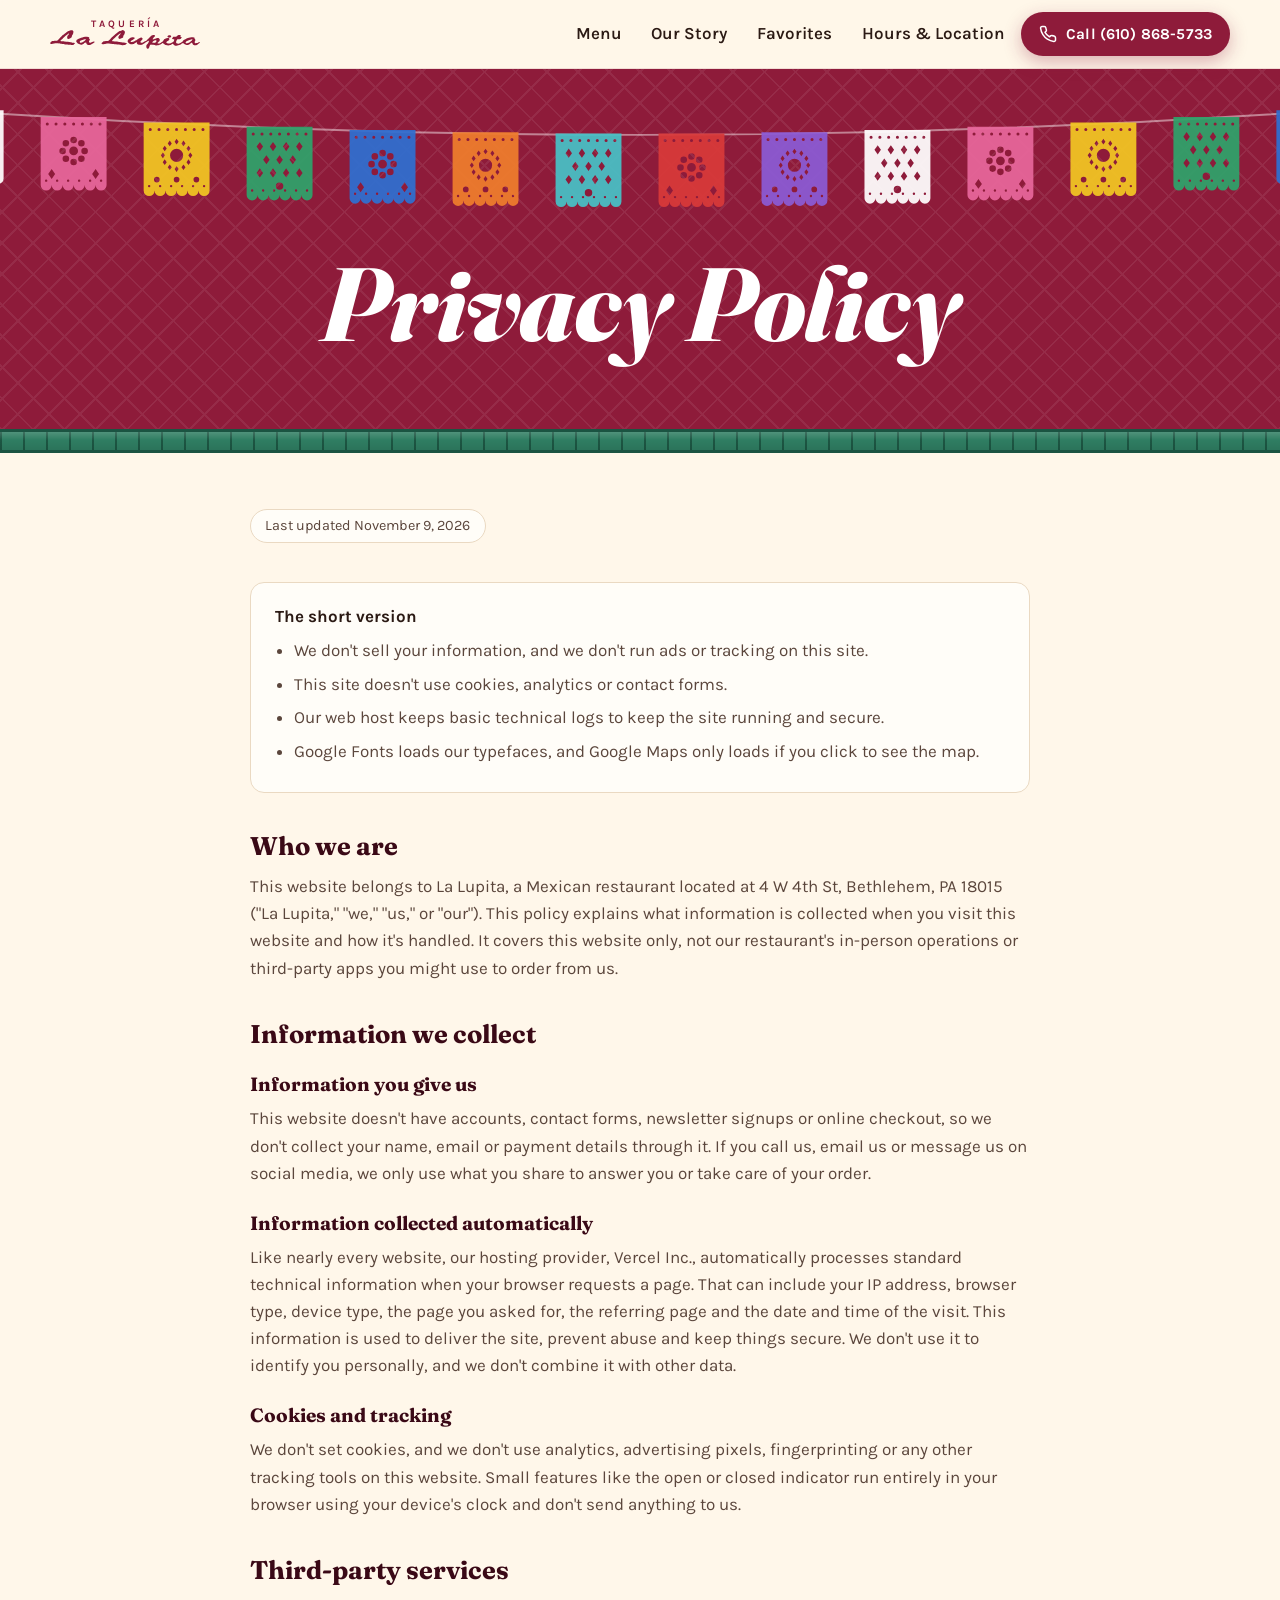
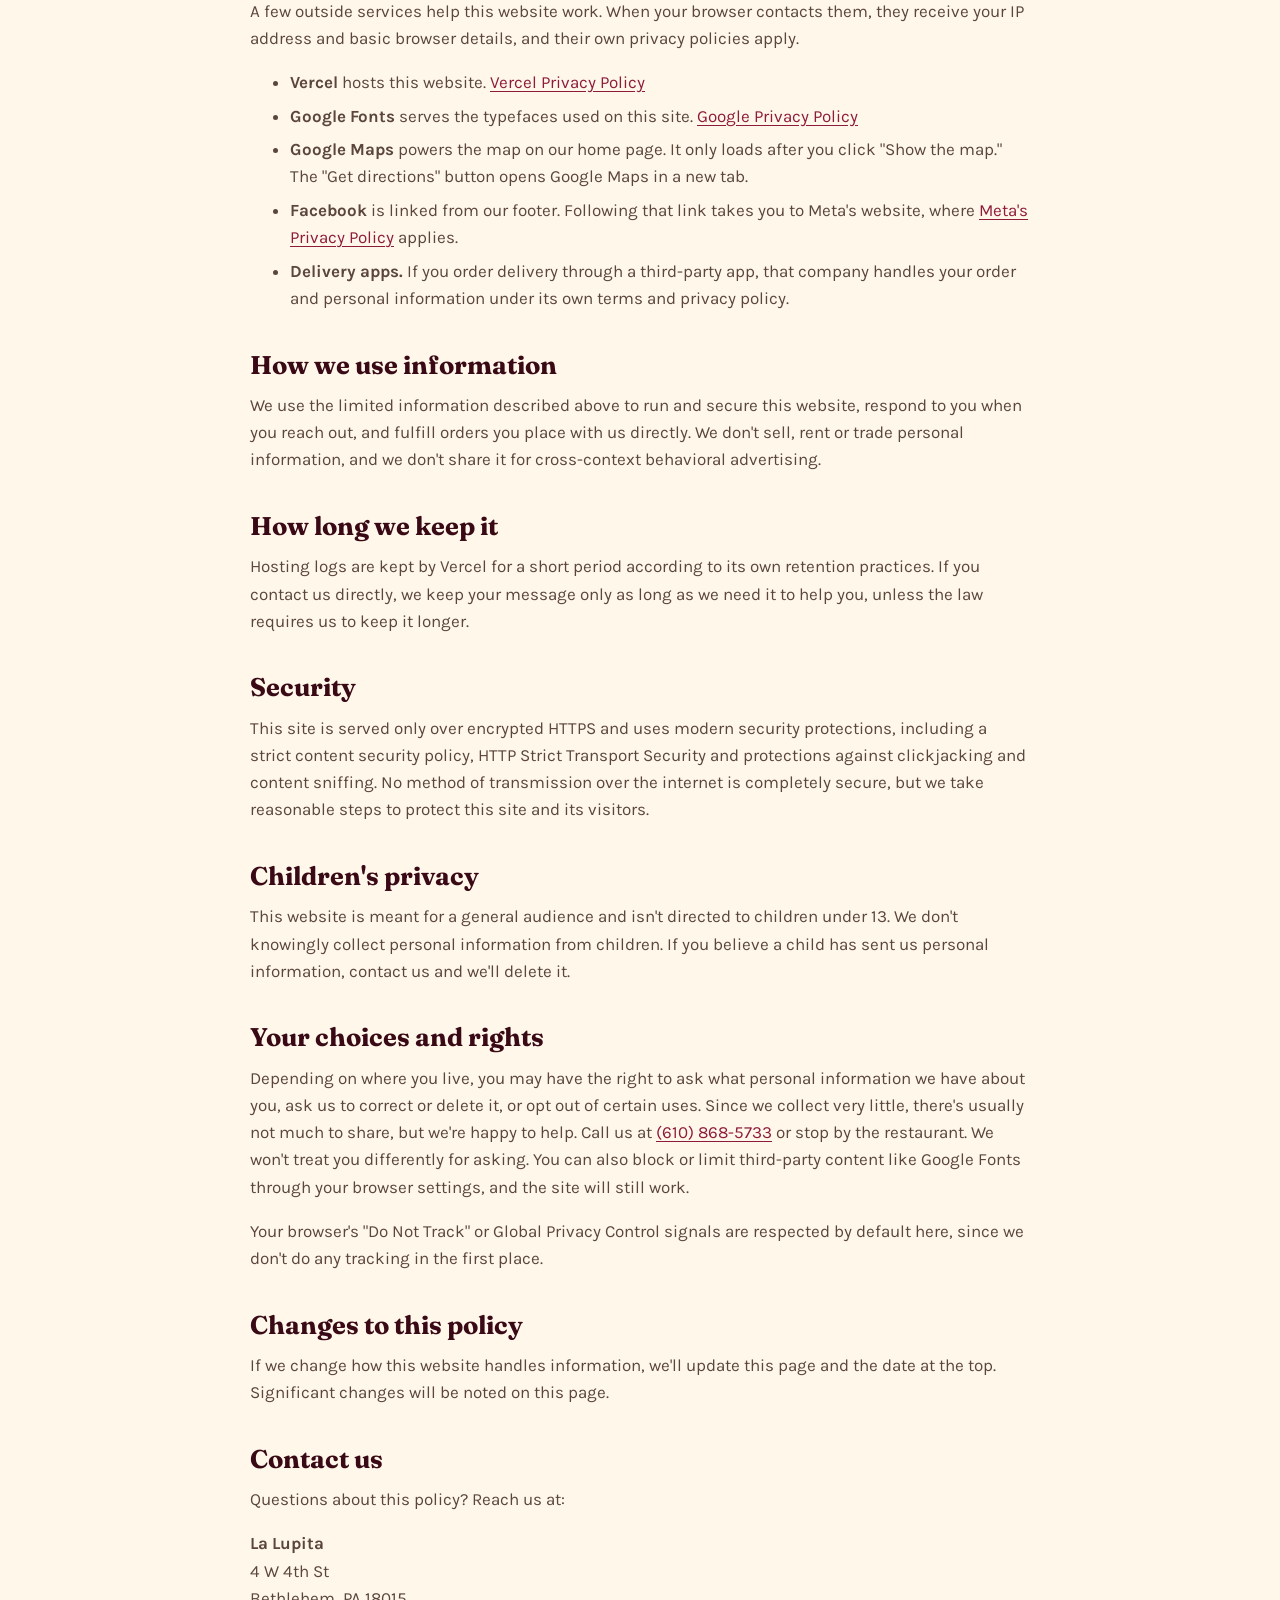
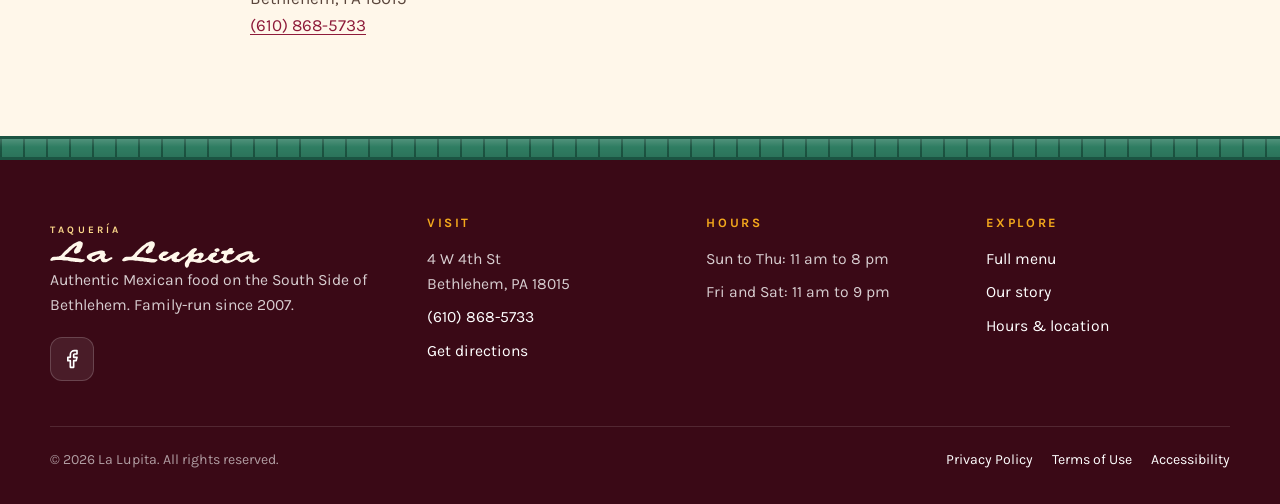
<file: privacy.html>
<!doctype html>
<html lang="en">
<head>
<meta charset="utf-8">
<meta name="viewport" content="width=device-width, initial-scale=1, viewport-fit=cover">
<title>Privacy Policy | La Lupita</title>
<meta name="description" content="How the La Lupita website handles your information. No cookies, no tracking, no data sales.">
<link rel="canonical" href="https://la-lupita.vercel.app/privacy">
<meta name="theme-color" content="#8e1b3a">
<meta name="color-scheme" content="light">
<meta name="format-detection" content="telephone=no">
<meta property="og:type" content="restaurant">
<meta property="og:site_name" content="La Lupita">
<meta property="og:title" content="Privacy Policy | La Lupita">
<meta property="og:description" content="How the La Lupita website handles your information. No cookies, no tracking, no data sales.">
<meta property="og:url" content="https://la-lupita.vercel.app/privacy">
<meta property="og:image" content="https://la-lupita.vercel.app/assets/img/og.jpg">
<meta property="og:image:width" content="1200">
<meta property="og:image:height" content="630">
<meta name="twitter:card" content="summary_large_image">
<link rel="icon" href="/favicon.svg" type="image/svg+xml">
<link rel="icon" href="/favicon-32.png" sizes="32x32" type="image/png">
<link rel="apple-touch-icon" href="/apple-touch-icon.png">
<link rel="manifest" href="/site.webmanifest">
<link rel="preconnect" href="https://fonts.googleapis.com">
<link rel="preconnect" href="https://fonts.gstatic.com" crossorigin>
<link rel="stylesheet" href="https://fonts.googleapis.com/css2?family=Fraunces:ital,opsz,wght@0,9..144,500;0,9..144,700;0,9..144,800;0,9..144,900;1,9..144,500;1,9..144,800&family=Karla:wght@400;500;600;700;800&display=swap">
<link rel="stylesheet" href="/assets/css/styles.css">
<script src="/assets/js/main.js" defer></script>
</head>
<body>
<a class="skip" href="#main">Skip to content</a>
<header class="site-header">
  <div class="wrap">
    <a class="brand" href="/" aria-label="La Lupita, home">
      <small>Taquería</small>
      <img src="/assets/img/wordmark.svg" alt="" width="150" height="19" class="brand-mark">
    </a>
    <button class="nav-toggle" type="button" aria-expanded="false" aria-controls="site-nav" aria-label="Open menu"><svg viewBox="0 0 24 24" fill="none" stroke="currentColor" stroke-width="2" stroke-linecap="round" stroke-linejoin="round" aria-hidden="true" focusable="false"><path d="M4 6h16M4 12h16M4 18h16"/></svg></button>
    <nav class="nav" id="site-nav" aria-label="Main">
      <a href="/menu">Menu</a>
      <a href="/#historia">Our Story</a>
      <a href="/#favoritos">Favorites</a>
      <a href="/#visita">Hours &amp; Location</a>
      <a class="btn btn-primary btn-sm" href="tel:+16108685733"><svg viewBox="0 0 24 24" fill="none" stroke="currentColor" stroke-width="2" stroke-linecap="round" stroke-linejoin="round" aria-hidden="true" focusable="false"><path d="M22 16.9v3a2 2 0 0 1-2.2 2 19.8 19.8 0 0 1-8.6-3.1 19.5 19.5 0 0 1-6-6A19.8 19.8 0 0 1 2.1 4.2 2 2 0 0 1 4.1 2h3a2 2 0 0 1 2 1.7c.1.9.4 1.8.7 2.7a2 2 0 0 1-.5 2.1L8 9.8a16 16 0 0 0 6 6l1.3-1.3a2 2 0 0 1 2.1-.4c.9.3 1.8.6 2.7.7a2 2 0 0 1 1.7 2z"/></svg>Call (610) 868-5733</a>
    </nav>
  </div>
</header>

<main id="main">
  <section class="page-hero" aria-labelledby="page-title">
    <svg class="papel" viewBox="0 0 1440 110" preserveAspectRatio="xMidYMin slice" aria-hidden="true" focusable="false"><defs><path id="pf0" fill-rule="evenodd" d="M0 0H60V62a5.00 5.00 0 0 1 -10.00 0a5.00 5.00 0 0 1 -10.00 0a5.00 5.00 0 0 1 -10.00 0a5.00 5.00 0 0 1 -10.00 0a5.00 5.00 0 0 1 -10.00 0a5.00 5.00 0 0 1 -10.00 0ZM4.60 6.50a1.40 1.40 0 1 0 2.80 0a1.40 1.40 0 1 0 -2.80 0ZM12.60 6.50a1.40 1.40 0 1 0 2.80 0a1.40 1.40 0 1 0 -2.80 0ZM20.60 6.50a1.40 1.40 0 1 0 2.80 0a1.40 1.40 0 1 0 -2.80 0ZM28.60 6.50a1.40 1.40 0 1 0 2.80 0a1.40 1.40 0 1 0 -2.80 0ZM36.60 6.50a1.40 1.40 0 1 0 2.80 0a1.40 1.40 0 1 0 -2.80 0ZM44.60 6.50a1.40 1.40 0 1 0 2.80 0a1.40 1.40 0 1 0 -2.80 0ZM52.60 6.50a1.40 1.40 0 1 0 2.80 0a1.40 1.40 0 1 0 -2.80 0ZM26.00 31.00a4.00 4.00 0 1 0 8.00 0a4.00 4.00 0 1 0 -8.00 0ZM37.00 31.00a3.00 3.00 0 1 0 6.00 0a3.00 3.00 0 1 0 -6.00 0ZM34.07 38.07a3.00 3.00 0 1 0 6.00 0a3.00 3.00 0 1 0 -6.00 0ZM27.00 41.00a3.00 3.00 0 1 0 6.00 0a3.00 3.00 0 1 0 -6.00 0ZM19.93 38.07a3.00 3.00 0 1 0 6.00 0a3.00 3.00 0 1 0 -6.00 0ZM17.00 31.00a3.00 3.00 0 1 0 6.00 0a3.00 3.00 0 1 0 -6.00 0ZM19.93 23.93a3.00 3.00 0 1 0 6.00 0a3.00 3.00 0 1 0 -6.00 0ZM27.00 21.00a3.00 3.00 0 1 0 6.00 0a3.00 3.00 0 1 0 -6.00 0ZM34.07 23.93a3.00 3.00 0 1 0 6.00 0a3.00 3.00 0 1 0 -6.00 0ZM10.00 47.50L13.15 52.00L10.00 56.50L6.85 52.00ZM50.00 47.50L53.15 52.00L50.00 56.50L46.85 52.00ZM3.90 58.00a1.10 1.10 0 1 0 2.20 0a1.10 1.10 0 1 0 -2.20 0ZM13.90 58.00a1.10 1.10 0 1 0 2.20 0a1.10 1.10 0 1 0 -2.20 0ZM23.90 58.00a1.10 1.10 0 1 0 2.20 0a1.10 1.10 0 1 0 -2.20 0ZM33.90 58.00a1.10 1.10 0 1 0 2.20 0a1.10 1.10 0 1 0 -2.20 0ZM43.90 58.00a1.10 1.10 0 1 0 2.20 0a1.10 1.10 0 1 0 -2.20 0ZM53.90 58.00a1.10 1.10 0 1 0 2.20 0a1.10 1.10 0 1 0 -2.20 0Z"/><path id="pf1" fill-rule="evenodd" d="M0 0H60V62a5.00 5.00 0 0 1 -10.00 0a5.00 5.00 0 0 1 -10.00 0a5.00 5.00 0 0 1 -10.00 0a5.00 5.00 0 0 1 -10.00 0a5.00 5.00 0 0 1 -10.00 0a5.00 5.00 0 0 1 -10.00 0ZM4.60 6.50a1.40 1.40 0 1 0 2.80 0a1.40 1.40 0 1 0 -2.80 0ZM12.60 6.50a1.40 1.40 0 1 0 2.80 0a1.40 1.40 0 1 0 -2.80 0ZM20.60 6.50a1.40 1.40 0 1 0 2.80 0a1.40 1.40 0 1 0 -2.80 0ZM28.60 6.50a1.40 1.40 0 1 0 2.80 0a1.40 1.40 0 1 0 -2.80 0ZM36.60 6.50a1.40 1.40 0 1 0 2.80 0a1.40 1.40 0 1 0 -2.80 0ZM44.60 6.50a1.40 1.40 0 1 0 2.80 0a1.40 1.40 0 1 0 -2.80 0ZM52.60 6.50a1.40 1.40 0 1 0 2.80 0a1.40 1.40 0 1 0 -2.80 0ZM24.00 30.00a6.00 6.00 0 1 0 12.00 0a6.00 6.00 0 1 0 -12.00 0ZM42.50 27.40L44.32 30.00L42.50 32.60L40.68 30.00ZM40.83 33.65L42.65 36.25L40.83 38.85L39.01 36.25ZM36.25 38.23L38.07 40.83L36.25 43.43L34.43 40.83ZM30.00 39.90L31.82 42.50L30.00 45.10L28.18 42.50ZM23.75 38.23L25.57 40.83L23.75 43.43L21.93 40.83ZM19.17 33.65L20.99 36.25L19.17 38.85L17.35 36.25ZM17.50 27.40L19.32 30.00L17.50 32.60L15.68 30.00ZM19.17 21.15L20.99 23.75L19.17 26.35L17.35 23.75ZM23.75 16.57L25.57 19.17L23.75 21.77L21.93 19.17ZM30.00 14.90L31.82 17.50L30.00 20.10L28.18 17.50ZM36.25 16.57L38.07 19.17L36.25 21.77L34.43 19.17ZM40.83 21.15L42.65 23.75L40.83 26.35L39.01 23.75ZM9.40 52.00a2.60 2.60 0 1 0 5.20 0a2.60 2.60 0 1 0 -5.20 0ZM27.40 52.00a2.60 2.60 0 1 0 5.20 0a2.60 2.60 0 1 0 -5.20 0ZM45.40 52.00a2.60 2.60 0 1 0 5.20 0a2.60 2.60 0 1 0 -5.20 0ZM3.90 58.00a1.10 1.10 0 1 0 2.20 0a1.10 1.10 0 1 0 -2.20 0ZM13.90 58.00a1.10 1.10 0 1 0 2.20 0a1.10 1.10 0 1 0 -2.20 0ZM23.90 58.00a1.10 1.10 0 1 0 2.20 0a1.10 1.10 0 1 0 -2.20 0ZM33.90 58.00a1.10 1.10 0 1 0 2.20 0a1.10 1.10 0 1 0 -2.20 0ZM43.90 58.00a1.10 1.10 0 1 0 2.20 0a1.10 1.10 0 1 0 -2.20 0ZM53.90 58.00a1.10 1.10 0 1 0 2.20 0a1.10 1.10 0 1 0 -2.20 0Z"/><path id="pf2" fill-rule="evenodd" d="M0 0H60V62a5.00 5.00 0 0 1 -10.00 0a5.00 5.00 0 0 1 -10.00 0a5.00 5.00 0 0 1 -10.00 0a5.00 5.00 0 0 1 -10.00 0a5.00 5.00 0 0 1 -10.00 0a5.00 5.00 0 0 1 -10.00 0ZM4.60 6.50a1.40 1.40 0 1 0 2.80 0a1.40 1.40 0 1 0 -2.80 0ZM12.60 6.50a1.40 1.40 0 1 0 2.80 0a1.40 1.40 0 1 0 -2.80 0ZM20.60 6.50a1.40 1.40 0 1 0 2.80 0a1.40 1.40 0 1 0 -2.80 0ZM28.60 6.50a1.40 1.40 0 1 0 2.80 0a1.40 1.40 0 1 0 -2.80 0ZM36.60 6.50a1.40 1.40 0 1 0 2.80 0a1.40 1.40 0 1 0 -2.80 0ZM44.60 6.50a1.40 1.40 0 1 0 2.80 0a1.40 1.40 0 1 0 -2.80 0ZM52.60 6.50a1.40 1.40 0 1 0 2.80 0a1.40 1.40 0 1 0 -2.80 0ZM12.00 13.80L14.94 18.00L12.00 22.20L9.06 18.00ZM24.00 13.80L26.94 18.00L24.00 22.20L21.06 18.00ZM36.00 13.80L38.94 18.00L36.00 22.20L33.06 18.00ZM48.00 13.80L50.94 18.00L48.00 22.20L45.06 18.00ZM18.00 25.80L20.94 30.00L18.00 34.20L15.06 30.00ZM30.00 25.80L32.94 30.00L30.00 34.20L27.06 30.00ZM42.00 25.80L44.94 30.00L42.00 34.20L39.06 30.00ZM12.00 37.80L14.94 42.00L12.00 46.20L9.06 42.00ZM24.00 37.80L26.94 42.00L24.00 46.20L21.06 42.00ZM36.00 37.80L38.94 42.00L36.00 46.20L33.06 42.00ZM48.00 37.80L50.94 42.00L48.00 46.20L45.06 42.00ZM26.60 54.00a3.40 3.40 0 1 0 6.80 0a3.40 3.40 0 1 0 -6.80 0ZM3.90 58.00a1.10 1.10 0 1 0 2.20 0a1.10 1.10 0 1 0 -2.20 0ZM13.90 58.00a1.10 1.10 0 1 0 2.20 0a1.10 1.10 0 1 0 -2.20 0ZM23.90 58.00a1.10 1.10 0 1 0 2.20 0a1.10 1.10 0 1 0 -2.20 0ZM33.90 58.00a1.10 1.10 0 1 0 2.20 0a1.10 1.10 0 1 0 -2.20 0ZM43.90 58.00a1.10 1.10 0 1 0 2.20 0a1.10 1.10 0 1 0 -2.20 0ZM53.90 58.00a1.10 1.10 0 1 0 2.20 0a1.10 1.10 0 1 0 -2.20 0Z"/></defs><path class="string" d="M-30 8 Q720.0 88 1470 8"/><g transform="translate(-16.5 10.9) scale(0.8)"><use class="flag d6" href="#pf2" fill="#47c1c6" fill-opacity=".93"/></g><g transform="translate(58.5 18.1) scale(0.8)"><use class="flag d1" href="#pf0" fill="#d93a3a" fill-opacity=".93"/></g><g transform="translate(133.5 24.5) scale(0.8)"><use class="flag d2" href="#pf1" fill="#8b5bd6" fill-opacity=".93"/></g><g transform="translate(208.5 30.1) scale(0.8)"><use class="flag d3" href="#pf2" fill="#ffffff" fill-opacity=".93"/></g><g transform="translate(283.5 34.9) scale(0.8)"><use class="flag d4" href="#pf0" fill="#e8679b" fill-opacity=".93"/></g><g transform="translate(358.5 38.9) scale(0.8)"><use class="flag d5" href="#pf1" fill="#f3c623" fill-opacity=".93"/></g><g transform="translate(433.5 42.1) scale(0.8)"><use class="flag d6" href="#pf2" fill="#2fa36b" fill-opacity=".93"/></g><g transform="translate(508.5 44.5) scale(0.8)"><use class="flag d1" href="#pf0" fill="#2f6fd1" fill-opacity=".93"/></g><g transform="translate(583.5 46.1) scale(0.8)"><use class="flag d2" href="#pf1" fill="#ef7d2d" fill-opacity=".93"/></g><g transform="translate(658.5 46.9) scale(0.8)"><use class="flag d3" href="#pf2" fill="#47c1c6" fill-opacity=".93"/></g><g transform="translate(733.5 46.9) scale(0.8)"><use class="flag d4" href="#pf0" fill="#d93a3a" fill-opacity=".93"/></g><g transform="translate(808.5 46.1) scale(0.8)"><use class="flag d5" href="#pf1" fill="#8b5bd6" fill-opacity=".93"/></g><g transform="translate(883.5 44.5) scale(0.8)"><use class="flag d6" href="#pf2" fill="#ffffff" fill-opacity=".93"/></g><g transform="translate(958.5 42.1) scale(0.8)"><use class="flag d1" href="#pf0" fill="#e8679b" fill-opacity=".93"/></g><g transform="translate(1033.5 38.9) scale(0.8)"><use class="flag d2" href="#pf1" fill="#f3c623" fill-opacity=".93"/></g><g transform="translate(1108.5 34.9) scale(0.8)"><use class="flag d3" href="#pf2" fill="#2fa36b" fill-opacity=".93"/></g><g transform="translate(1183.5 30.1) scale(0.8)"><use class="flag d4" href="#pf0" fill="#2f6fd1" fill-opacity=".93"/></g><g transform="translate(1258.5 24.5) scale(0.8)"><use class="flag d5" href="#pf1" fill="#ef7d2d" fill-opacity=".93"/></g><g transform="translate(1333.5 18.1) scale(0.8)"><use class="flag d6" href="#pf2" fill="#47c1c6" fill-opacity=".93"/></g><g transform="translate(1408.5 10.9) scale(0.8)"><use class="flag d1" href="#pf0" fill="#d93a3a" fill-opacity=".93"/></g></svg>
    <div class="wrap">
      <h1 id="page-title">Privacy Policy</h1>
    </div>
  </section>
  <div class="tile-band thin" aria-hidden="true"></div>
  <article class="legal"><div class="wrap">
<p class="updated">Last updated November 9, 2026</p>
<div class="summary"><strong>The short version</strong>
<ul>
<li>We don't sell your information, and we don't run ads or tracking on this site.</li>
<li>This site doesn't use cookies, analytics or contact forms.</li>
<li>Our web host keeps basic technical logs to keep the site running and secure.</li>
<li>Google Fonts loads our typefaces, and Google Maps only loads if you click to see the map.</li>
</ul></div>

<h2>Who we are</h2>
<p>This website belongs to La Lupita, a Mexican restaurant located at 4 W 4th St, Bethlehem, PA 18015 ("La Lupita," "we," "us," or "our"). This policy explains what information is collected when you visit this website and how it's handled. It covers this website only, not our restaurant's in-person operations or third-party apps you might use to order from us.</p>

<h2>Information we collect</h2>
<h3>Information you give us</h3>
<p>This website doesn't have accounts, contact forms, newsletter signups or online checkout, so we don't collect your name, email or payment details through it. If you call us, email us or message us on social media, we only use what you share to answer you or take care of your order.</p>
<h3>Information collected automatically</h3>
<p>Like nearly every website, our hosting provider, Vercel Inc., automatically processes standard technical information when your browser requests a page. That can include your IP address, browser type, device type, the page you asked for, the referring page and the date and time of the visit. This information is used to deliver the site, prevent abuse and keep things secure. We don't use it to identify you personally, and we don't combine it with other data.</p>
<h3>Cookies and tracking</h3>
<p>We don't set cookies, and we don't use analytics, advertising pixels, fingerprinting or any other tracking tools on this website. Small features like the open or closed indicator run entirely in your browser using your device's clock and don't send anything to us.</p>

<h2>Third-party services</h2>
<p>A few outside services help this website work. When your browser contacts them, they receive your IP address and basic browser details, and their own privacy policies apply.</p>
<ul>
<li><strong>Vercel</strong> hosts this website. <a href="https://vercel.com/legal/privacy-policy" target="_blank" rel="noopener noreferrer">Vercel Privacy Policy</a></li>
<li><strong>Google Fonts</strong> serves the typefaces used on this site. <a href="https://policies.google.com/privacy" target="_blank" rel="noopener noreferrer">Google Privacy Policy</a></li>
<li><strong>Google Maps</strong> powers the map on our home page. It only loads after you click "Show the map." The "Get directions" button opens Google Maps in a new tab.</li>
<li><strong>Facebook</strong> is linked from our footer. Following that link takes you to Meta's website, where <a href="https://www.facebook.com/privacy/policy/" target="_blank" rel="noopener noreferrer">Meta's Privacy Policy</a> applies.</li>
<li><strong>Delivery apps.</strong> If you order delivery through a third-party app, that company handles your order and personal information under its own terms and privacy policy.</li>
</ul>

<h2>How we use information</h2>
<p>We use the limited information described above to run and secure this website, respond to you when you reach out, and fulfill orders you place with us directly. We don't sell, rent or trade personal information, and we don't share it for cross-context behavioral advertising.</p>

<h2>How long we keep it</h2>
<p>Hosting logs are kept by Vercel for a short period according to its own retention practices. If you contact us directly, we keep your message only as long as we need it to help you, unless the law requires us to keep it longer.</p>

<h2>Security</h2>
<p>This site is served only over encrypted HTTPS and uses modern security protections, including a strict content security policy, HTTP Strict Transport Security and protections against clickjacking and content sniffing. No method of transmission over the internet is completely secure, but we take reasonable steps to protect this site and its visitors.</p>

<h2>Children's privacy</h2>
<p>This website is meant for a general audience and isn't directed to children under 13. We don't knowingly collect personal information from children. If you believe a child has sent us personal information, contact us and we'll delete it.</p>

<h2>Your choices and rights</h2>
<p>Depending on where you live, you may have the right to ask what personal information we have about you, ask us to correct or delete it, or opt out of certain uses. Since we collect very little, there's usually not much to share, but we're happy to help. Call us at <a href="tel:+16108685733">(610) 868-5733</a> or stop by the restaurant. We won't treat you differently for asking. You can also block or limit third-party content like Google Fonts through your browser settings, and the site will still work.</p>
<p>Your browser's "Do Not Track" or Global Privacy Control signals are respected by default here, since we don't do any tracking in the first place.</p>

<h2>Changes to this policy</h2>
<p>If we change how this website handles information, we'll update this page and the date at the top. Significant changes will be noted on this page.</p>

<h2>Contact us</h2>
<p>Questions about this policy? Reach us at:</p>
<p><strong>La Lupita</strong><br>4 W 4th St<br>Bethlehem, PA 18015<br><a href="tel:+16108685733">(610) 868-5733</a></p>
</div></article>
</main>
<div class="tile-band thin" aria-hidden="true"></div>
<footer class="site-footer">
  <div class="wrap">
    <div class="footer-grid">
      <div>
        <a class="brand" href="/" aria-label="La Lupita, home">
          <small>Taquería</small>
          <img src="/assets/img/wordmark-cream.svg" alt="" width="200" height="25" class="brand-mark">
        </a>
        <p>Authentic Mexican food on the South Side of Bethlehem. Family-run since 2007.</p>
        <div class="social">
          <a href="https://www.facebook.com/pages/La-Lupita/278430005520786" target="_blank" rel="noopener noreferrer" aria-label="La Lupita on Facebook (opens in a new tab)"><svg viewBox="0 0 24 24" fill="none" stroke="currentColor" stroke-width="2" stroke-linecap="round" stroke-linejoin="round" aria-hidden="true" focusable="false"><path d="M18 2h-3a5 5 0 0 0-5 5v3H7v4h3v8h4v-8h3l1-4h-4V7a1 1 0 0 1 1-1h3z"/></svg></a>
        </div>
      </div>
      <div>
        <h4>Visit</h4>
        <ul>
          <li>4 W 4th St<br>Bethlehem, PA 18015</li>
          <li><a href="tel:+16108685733">(610) 868-5733</a></li>
          <li><a href="https://www.google.com/maps/dir/?api=1&destination=La+Lupita+4+W+4th+St+Bethlehem+PA+18015" target="_blank" rel="noopener noreferrer">Get directions</a></li>
        </ul>
      </div>
      <div>
        <h4>Hours</h4>
        <ul>
          <li>Sun to Thu: 11 am to 8 pm</li>
          <li>Fri and Sat: 11 am to 9 pm</li>
        </ul>
      </div>
      <div>
        <h4>Explore</h4>
        <ul>
          <li><a href="/menu">Full menu</a></li>
          <li><a href="/#historia">Our story</a></li>
          <li><a href="/#visita">Hours &amp; location</a></li>
        </ul>
      </div>
    </div>
    <div class="footer-bottom">
      <span>&copy; <span data-year>2026</span> La Lupita. All rights reserved.</span>
      <nav aria-label="Legal">
        <a href="/privacy">Privacy Policy</a>
        <a href="/terms">Terms of Use</a>
        <a href="/accessibility">Accessibility</a>
      </nav>
    </div>
  </div>
</footer>
</body>
</html>
</file>
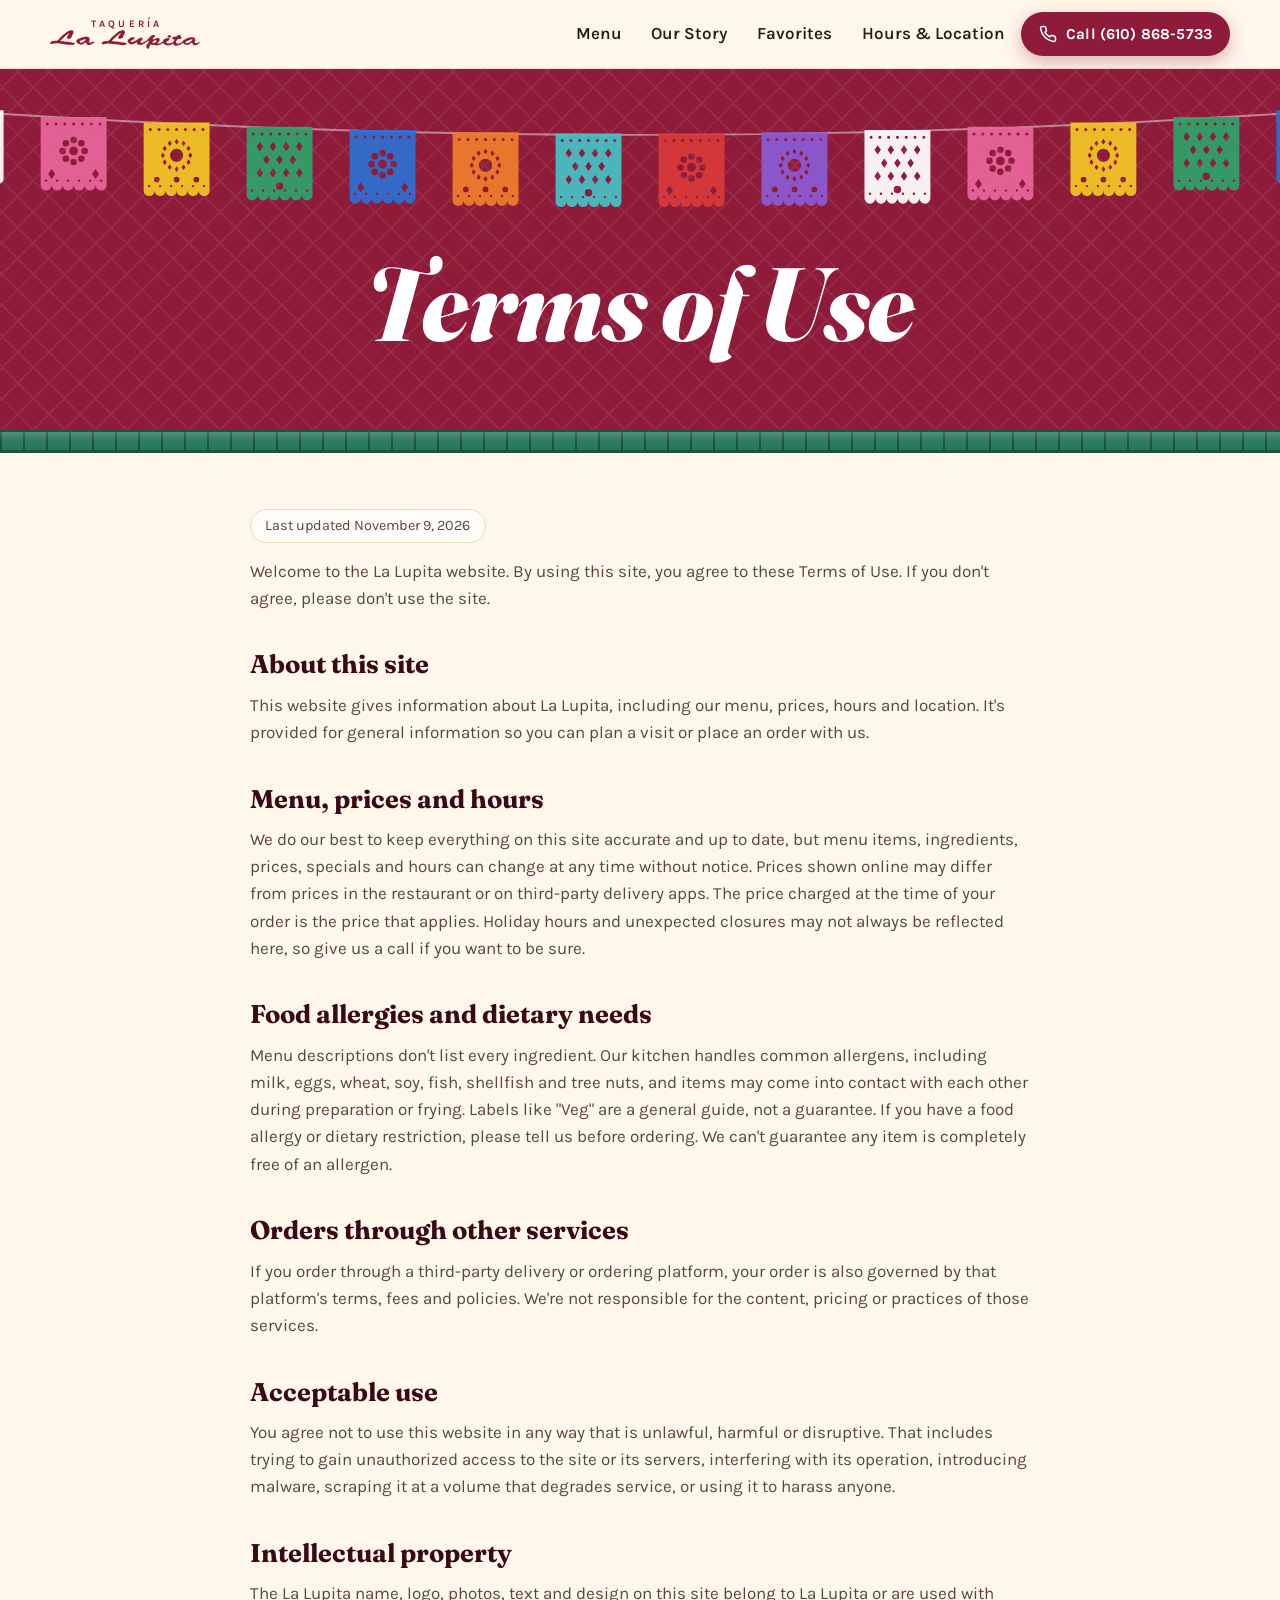
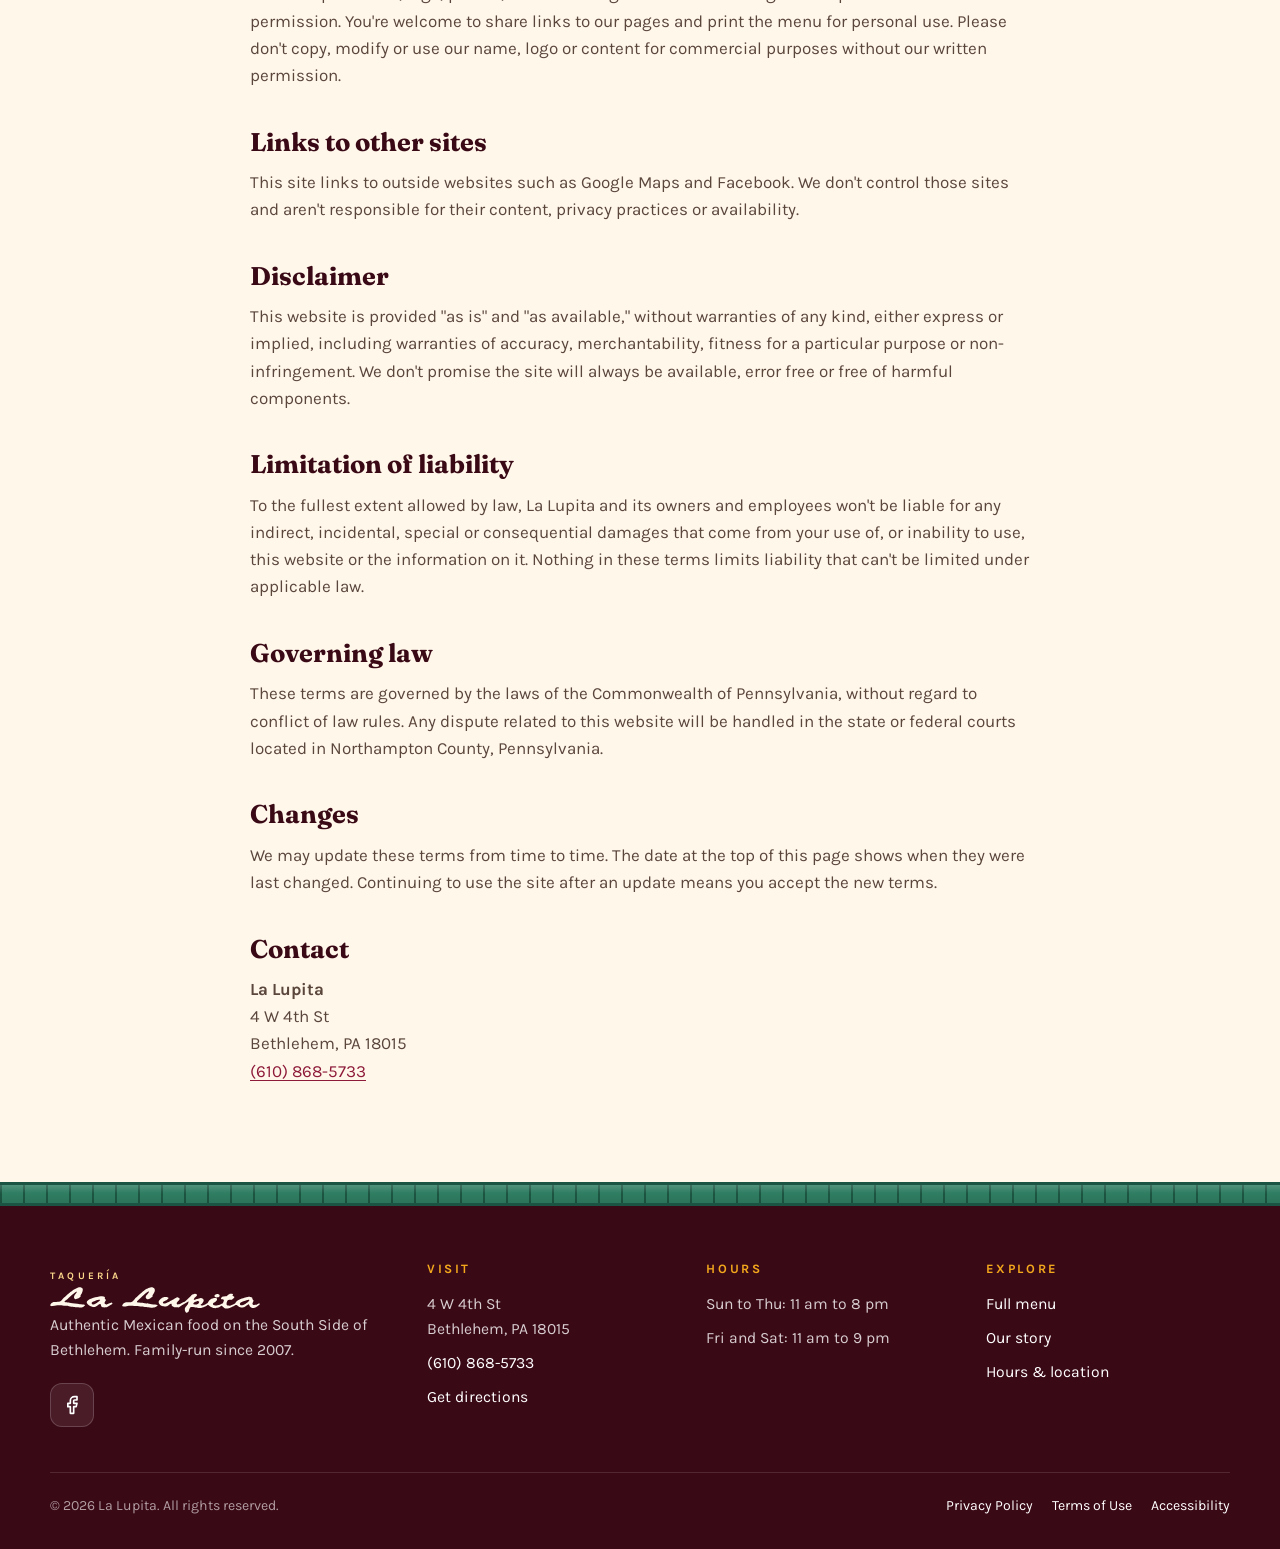
<file: terms.html>
<!doctype html>
<html lang="en">
<head>
<meta charset="utf-8">
<meta name="viewport" content="width=device-width, initial-scale=1, viewport-fit=cover">
<title>Terms of Use | La Lupita</title>
<meta name="description" content="Terms of use for the La Lupita restaurant website in Bethlehem, PA.">
<link rel="canonical" href="https://la-lupita.vercel.app/terms">
<meta name="theme-color" content="#8e1b3a">
<meta name="color-scheme" content="light">
<meta name="format-detection" content="telephone=no">
<meta property="og:type" content="restaurant">
<meta property="og:site_name" content="La Lupita">
<meta property="og:title" content="Terms of Use | La Lupita">
<meta property="og:description" content="Terms of use for the La Lupita restaurant website in Bethlehem, PA.">
<meta property="og:url" content="https://la-lupita.vercel.app/terms">
<meta property="og:image" content="https://la-lupita.vercel.app/assets/img/og.jpg">
<meta property="og:image:width" content="1200">
<meta property="og:image:height" content="630">
<meta name="twitter:card" content="summary_large_image">
<link rel="icon" href="/favicon.svg" type="image/svg+xml">
<link rel="icon" href="/favicon-32.png" sizes="32x32" type="image/png">
<link rel="apple-touch-icon" href="/apple-touch-icon.png">
<link rel="manifest" href="/site.webmanifest">
<link rel="preconnect" href="https://fonts.googleapis.com">
<link rel="preconnect" href="https://fonts.gstatic.com" crossorigin>
<link rel="stylesheet" href="https://fonts.googleapis.com/css2?family=Fraunces:ital,opsz,wght@0,9..144,500;0,9..144,700;0,9..144,800;0,9..144,900;1,9..144,500;1,9..144,800&family=Karla:wght@400;500;600;700;800&display=swap">
<link rel="stylesheet" href="/assets/css/styles.css">
<script src="/assets/js/main.js" defer></script>
</head>
<body>
<a class="skip" href="#main">Skip to content</a>
<header class="site-header">
  <div class="wrap">
    <a class="brand" href="/" aria-label="La Lupita, home">
      <small>Taquería</small>
      <img src="/assets/img/wordmark.svg" alt="" width="150" height="19" class="brand-mark">
    </a>
    <button class="nav-toggle" type="button" aria-expanded="false" aria-controls="site-nav" aria-label="Open menu"><svg viewBox="0 0 24 24" fill="none" stroke="currentColor" stroke-width="2" stroke-linecap="round" stroke-linejoin="round" aria-hidden="true" focusable="false"><path d="M4 6h16M4 12h16M4 18h16"/></svg></button>
    <nav class="nav" id="site-nav" aria-label="Main">
      <a href="/menu">Menu</a>
      <a href="/#historia">Our Story</a>
      <a href="/#favoritos">Favorites</a>
      <a href="/#visita">Hours &amp; Location</a>
      <a class="btn btn-primary btn-sm" href="tel:+16108685733"><svg viewBox="0 0 24 24" fill="none" stroke="currentColor" stroke-width="2" stroke-linecap="round" stroke-linejoin="round" aria-hidden="true" focusable="false"><path d="M22 16.9v3a2 2 0 0 1-2.2 2 19.8 19.8 0 0 1-8.6-3.1 19.5 19.5 0 0 1-6-6A19.8 19.8 0 0 1 2.1 4.2 2 2 0 0 1 4.1 2h3a2 2 0 0 1 2 1.7c.1.9.4 1.8.7 2.7a2 2 0 0 1-.5 2.1L8 9.8a16 16 0 0 0 6 6l1.3-1.3a2 2 0 0 1 2.1-.4c.9.3 1.8.6 2.7.7a2 2 0 0 1 1.7 2z"/></svg>Call (610) 868-5733</a>
    </nav>
  </div>
</header>

<main id="main">
  <section class="page-hero" aria-labelledby="page-title">
    <svg class="papel" viewBox="0 0 1440 110" preserveAspectRatio="xMidYMin slice" aria-hidden="true" focusable="false"><defs><path id="pf0" fill-rule="evenodd" d="M0 0H60V62a5.00 5.00 0 0 1 -10.00 0a5.00 5.00 0 0 1 -10.00 0a5.00 5.00 0 0 1 -10.00 0a5.00 5.00 0 0 1 -10.00 0a5.00 5.00 0 0 1 -10.00 0a5.00 5.00 0 0 1 -10.00 0ZM4.60 6.50a1.40 1.40 0 1 0 2.80 0a1.40 1.40 0 1 0 -2.80 0ZM12.60 6.50a1.40 1.40 0 1 0 2.80 0a1.40 1.40 0 1 0 -2.80 0ZM20.60 6.50a1.40 1.40 0 1 0 2.80 0a1.40 1.40 0 1 0 -2.80 0ZM28.60 6.50a1.40 1.40 0 1 0 2.80 0a1.40 1.40 0 1 0 -2.80 0ZM36.60 6.50a1.40 1.40 0 1 0 2.80 0a1.40 1.40 0 1 0 -2.80 0ZM44.60 6.50a1.40 1.40 0 1 0 2.80 0a1.40 1.40 0 1 0 -2.80 0ZM52.60 6.50a1.40 1.40 0 1 0 2.80 0a1.40 1.40 0 1 0 -2.80 0ZM26.00 31.00a4.00 4.00 0 1 0 8.00 0a4.00 4.00 0 1 0 -8.00 0ZM37.00 31.00a3.00 3.00 0 1 0 6.00 0a3.00 3.00 0 1 0 -6.00 0ZM34.07 38.07a3.00 3.00 0 1 0 6.00 0a3.00 3.00 0 1 0 -6.00 0ZM27.00 41.00a3.00 3.00 0 1 0 6.00 0a3.00 3.00 0 1 0 -6.00 0ZM19.93 38.07a3.00 3.00 0 1 0 6.00 0a3.00 3.00 0 1 0 -6.00 0ZM17.00 31.00a3.00 3.00 0 1 0 6.00 0a3.00 3.00 0 1 0 -6.00 0ZM19.93 23.93a3.00 3.00 0 1 0 6.00 0a3.00 3.00 0 1 0 -6.00 0ZM27.00 21.00a3.00 3.00 0 1 0 6.00 0a3.00 3.00 0 1 0 -6.00 0ZM34.07 23.93a3.00 3.00 0 1 0 6.00 0a3.00 3.00 0 1 0 -6.00 0ZM10.00 47.50L13.15 52.00L10.00 56.50L6.85 52.00ZM50.00 47.50L53.15 52.00L50.00 56.50L46.85 52.00ZM3.90 58.00a1.10 1.10 0 1 0 2.20 0a1.10 1.10 0 1 0 -2.20 0ZM13.90 58.00a1.10 1.10 0 1 0 2.20 0a1.10 1.10 0 1 0 -2.20 0ZM23.90 58.00a1.10 1.10 0 1 0 2.20 0a1.10 1.10 0 1 0 -2.20 0ZM33.90 58.00a1.10 1.10 0 1 0 2.20 0a1.10 1.10 0 1 0 -2.20 0ZM43.90 58.00a1.10 1.10 0 1 0 2.20 0a1.10 1.10 0 1 0 -2.20 0ZM53.90 58.00a1.10 1.10 0 1 0 2.20 0a1.10 1.10 0 1 0 -2.20 0Z"/><path id="pf1" fill-rule="evenodd" d="M0 0H60V62a5.00 5.00 0 0 1 -10.00 0a5.00 5.00 0 0 1 -10.00 0a5.00 5.00 0 0 1 -10.00 0a5.00 5.00 0 0 1 -10.00 0a5.00 5.00 0 0 1 -10.00 0a5.00 5.00 0 0 1 -10.00 0ZM4.60 6.50a1.40 1.40 0 1 0 2.80 0a1.40 1.40 0 1 0 -2.80 0ZM12.60 6.50a1.40 1.40 0 1 0 2.80 0a1.40 1.40 0 1 0 -2.80 0ZM20.60 6.50a1.40 1.40 0 1 0 2.80 0a1.40 1.40 0 1 0 -2.80 0ZM28.60 6.50a1.40 1.40 0 1 0 2.80 0a1.40 1.40 0 1 0 -2.80 0ZM36.60 6.50a1.40 1.40 0 1 0 2.80 0a1.40 1.40 0 1 0 -2.80 0ZM44.60 6.50a1.40 1.40 0 1 0 2.80 0a1.40 1.40 0 1 0 -2.80 0ZM52.60 6.50a1.40 1.40 0 1 0 2.80 0a1.40 1.40 0 1 0 -2.80 0ZM24.00 30.00a6.00 6.00 0 1 0 12.00 0a6.00 6.00 0 1 0 -12.00 0ZM42.50 27.40L44.32 30.00L42.50 32.60L40.68 30.00ZM40.83 33.65L42.65 36.25L40.83 38.85L39.01 36.25ZM36.25 38.23L38.07 40.83L36.25 43.43L34.43 40.83ZM30.00 39.90L31.82 42.50L30.00 45.10L28.18 42.50ZM23.75 38.23L25.57 40.83L23.75 43.43L21.93 40.83ZM19.17 33.65L20.99 36.25L19.17 38.85L17.35 36.25ZM17.50 27.40L19.32 30.00L17.50 32.60L15.68 30.00ZM19.17 21.15L20.99 23.75L19.17 26.35L17.35 23.75ZM23.75 16.57L25.57 19.17L23.75 21.77L21.93 19.17ZM30.00 14.90L31.82 17.50L30.00 20.10L28.18 17.50ZM36.25 16.57L38.07 19.17L36.25 21.77L34.43 19.17ZM40.83 21.15L42.65 23.75L40.83 26.35L39.01 23.75ZM9.40 52.00a2.60 2.60 0 1 0 5.20 0a2.60 2.60 0 1 0 -5.20 0ZM27.40 52.00a2.60 2.60 0 1 0 5.20 0a2.60 2.60 0 1 0 -5.20 0ZM45.40 52.00a2.60 2.60 0 1 0 5.20 0a2.60 2.60 0 1 0 -5.20 0ZM3.90 58.00a1.10 1.10 0 1 0 2.20 0a1.10 1.10 0 1 0 -2.20 0ZM13.90 58.00a1.10 1.10 0 1 0 2.20 0a1.10 1.10 0 1 0 -2.20 0ZM23.90 58.00a1.10 1.10 0 1 0 2.20 0a1.10 1.10 0 1 0 -2.20 0ZM33.90 58.00a1.10 1.10 0 1 0 2.20 0a1.10 1.10 0 1 0 -2.20 0ZM43.90 58.00a1.10 1.10 0 1 0 2.20 0a1.10 1.10 0 1 0 -2.20 0ZM53.90 58.00a1.10 1.10 0 1 0 2.20 0a1.10 1.10 0 1 0 -2.20 0Z"/><path id="pf2" fill-rule="evenodd" d="M0 0H60V62a5.00 5.00 0 0 1 -10.00 0a5.00 5.00 0 0 1 -10.00 0a5.00 5.00 0 0 1 -10.00 0a5.00 5.00 0 0 1 -10.00 0a5.00 5.00 0 0 1 -10.00 0a5.00 5.00 0 0 1 -10.00 0ZM4.60 6.50a1.40 1.40 0 1 0 2.80 0a1.40 1.40 0 1 0 -2.80 0ZM12.60 6.50a1.40 1.40 0 1 0 2.80 0a1.40 1.40 0 1 0 -2.80 0ZM20.60 6.50a1.40 1.40 0 1 0 2.80 0a1.40 1.40 0 1 0 -2.80 0ZM28.60 6.50a1.40 1.40 0 1 0 2.80 0a1.40 1.40 0 1 0 -2.80 0ZM36.60 6.50a1.40 1.40 0 1 0 2.80 0a1.40 1.40 0 1 0 -2.80 0ZM44.60 6.50a1.40 1.40 0 1 0 2.80 0a1.40 1.40 0 1 0 -2.80 0ZM52.60 6.50a1.40 1.40 0 1 0 2.80 0a1.40 1.40 0 1 0 -2.80 0ZM12.00 13.80L14.94 18.00L12.00 22.20L9.06 18.00ZM24.00 13.80L26.94 18.00L24.00 22.20L21.06 18.00ZM36.00 13.80L38.94 18.00L36.00 22.20L33.06 18.00ZM48.00 13.80L50.94 18.00L48.00 22.20L45.06 18.00ZM18.00 25.80L20.94 30.00L18.00 34.20L15.06 30.00ZM30.00 25.80L32.94 30.00L30.00 34.20L27.06 30.00ZM42.00 25.80L44.94 30.00L42.00 34.20L39.06 30.00ZM12.00 37.80L14.94 42.00L12.00 46.20L9.06 42.00ZM24.00 37.80L26.94 42.00L24.00 46.20L21.06 42.00ZM36.00 37.80L38.94 42.00L36.00 46.20L33.06 42.00ZM48.00 37.80L50.94 42.00L48.00 46.20L45.06 42.00ZM26.60 54.00a3.40 3.40 0 1 0 6.80 0a3.40 3.40 0 1 0 -6.80 0ZM3.90 58.00a1.10 1.10 0 1 0 2.20 0a1.10 1.10 0 1 0 -2.20 0ZM13.90 58.00a1.10 1.10 0 1 0 2.20 0a1.10 1.10 0 1 0 -2.20 0ZM23.90 58.00a1.10 1.10 0 1 0 2.20 0a1.10 1.10 0 1 0 -2.20 0ZM33.90 58.00a1.10 1.10 0 1 0 2.20 0a1.10 1.10 0 1 0 -2.20 0ZM43.90 58.00a1.10 1.10 0 1 0 2.20 0a1.10 1.10 0 1 0 -2.20 0ZM53.90 58.00a1.10 1.10 0 1 0 2.20 0a1.10 1.10 0 1 0 -2.20 0Z"/></defs><path class="string" d="M-30 8 Q720.0 88 1470 8"/><g transform="translate(-16.5 10.9) scale(0.8)"><use class="flag d6" href="#pf2" fill="#47c1c6" fill-opacity=".93"/></g><g transform="translate(58.5 18.1) scale(0.8)"><use class="flag d1" href="#pf0" fill="#d93a3a" fill-opacity=".93"/></g><g transform="translate(133.5 24.5) scale(0.8)"><use class="flag d2" href="#pf1" fill="#8b5bd6" fill-opacity=".93"/></g><g transform="translate(208.5 30.1) scale(0.8)"><use class="flag d3" href="#pf2" fill="#ffffff" fill-opacity=".93"/></g><g transform="translate(283.5 34.9) scale(0.8)"><use class="flag d4" href="#pf0" fill="#e8679b" fill-opacity=".93"/></g><g transform="translate(358.5 38.9) scale(0.8)"><use class="flag d5" href="#pf1" fill="#f3c623" fill-opacity=".93"/></g><g transform="translate(433.5 42.1) scale(0.8)"><use class="flag d6" href="#pf2" fill="#2fa36b" fill-opacity=".93"/></g><g transform="translate(508.5 44.5) scale(0.8)"><use class="flag d1" href="#pf0" fill="#2f6fd1" fill-opacity=".93"/></g><g transform="translate(583.5 46.1) scale(0.8)"><use class="flag d2" href="#pf1" fill="#ef7d2d" fill-opacity=".93"/></g><g transform="translate(658.5 46.9) scale(0.8)"><use class="flag d3" href="#pf2" fill="#47c1c6" fill-opacity=".93"/></g><g transform="translate(733.5 46.9) scale(0.8)"><use class="flag d4" href="#pf0" fill="#d93a3a" fill-opacity=".93"/></g><g transform="translate(808.5 46.1) scale(0.8)"><use class="flag d5" href="#pf1" fill="#8b5bd6" fill-opacity=".93"/></g><g transform="translate(883.5 44.5) scale(0.8)"><use class="flag d6" href="#pf2" fill="#ffffff" fill-opacity=".93"/></g><g transform="translate(958.5 42.1) scale(0.8)"><use class="flag d1" href="#pf0" fill="#e8679b" fill-opacity=".93"/></g><g transform="translate(1033.5 38.9) scale(0.8)"><use class="flag d2" href="#pf1" fill="#f3c623" fill-opacity=".93"/></g><g transform="translate(1108.5 34.9) scale(0.8)"><use class="flag d3" href="#pf2" fill="#2fa36b" fill-opacity=".93"/></g><g transform="translate(1183.5 30.1) scale(0.8)"><use class="flag d4" href="#pf0" fill="#2f6fd1" fill-opacity=".93"/></g><g transform="translate(1258.5 24.5) scale(0.8)"><use class="flag d5" href="#pf1" fill="#ef7d2d" fill-opacity=".93"/></g><g transform="translate(1333.5 18.1) scale(0.8)"><use class="flag d6" href="#pf2" fill="#47c1c6" fill-opacity=".93"/></g><g transform="translate(1408.5 10.9) scale(0.8)"><use class="flag d1" href="#pf0" fill="#d93a3a" fill-opacity=".93"/></g></svg>
    <div class="wrap">
      <h1 id="page-title">Terms of Use</h1>
    </div>
  </section>
  <div class="tile-band thin" aria-hidden="true"></div>
  <article class="legal"><div class="wrap">
<p class="updated">Last updated November 9, 2026</p>
<p>Welcome to the La Lupita website. By using this site, you agree to these Terms of Use. If you don't agree, please don't use the site.</p>

<h2>About this site</h2>
<p>This website gives information about La Lupita, including our menu, prices, hours and location. It's provided for general information so you can plan a visit or place an order with us.</p>

<h2>Menu, prices and hours</h2>
<p>We do our best to keep everything on this site accurate and up to date, but menu items, ingredients, prices, specials and hours can change at any time without notice. Prices shown online may differ from prices in the restaurant or on third-party delivery apps. The price charged at the time of your order is the price that applies. Holiday hours and unexpected closures may not always be reflected here, so give us a call if you want to be sure.</p>

<h2>Food allergies and dietary needs</h2>
<p>Menu descriptions don't list every ingredient. Our kitchen handles common allergens, including milk, eggs, wheat, soy, fish, shellfish and tree nuts, and items may come into contact with each other during preparation or frying. Labels like "Veg" are a general guide, not a guarantee. If you have a food allergy or dietary restriction, please tell us before ordering. We can't guarantee any item is completely free of an allergen.</p>

<h2>Orders through other services</h2>
<p>If you order through a third-party delivery or ordering platform, your order is also governed by that platform's terms, fees and policies. We're not responsible for the content, pricing or practices of those services.</p>

<h2>Acceptable use</h2>
<p>You agree not to use this website in any way that is unlawful, harmful or disruptive. That includes trying to gain unauthorized access to the site or its servers, interfering with its operation, introducing malware, scraping it at a volume that degrades service, or using it to harass anyone.</p>

<h2>Intellectual property</h2>
<p>The La Lupita name, logo, photos, text and design on this site belong to La Lupita or are used with permission. You're welcome to share links to our pages and print the menu for personal use. Please don't copy, modify or use our name, logo or content for commercial purposes without our written permission.</p>

<h2>Links to other sites</h2>
<p>This site links to outside websites such as Google Maps and Facebook. We don't control those sites and aren't responsible for their content, privacy practices or availability.</p>

<h2>Disclaimer</h2>
<p>This website is provided "as is" and "as available," without warranties of any kind, either express or implied, including warranties of accuracy, merchantability, fitness for a particular purpose or non-infringement. We don't promise the site will always be available, error free or free of harmful components.</p>

<h2>Limitation of liability</h2>
<p>To the fullest extent allowed by law, La Lupita and its owners and employees won't be liable for any indirect, incidental, special or consequential damages that come from your use of, or inability to use, this website or the information on it. Nothing in these terms limits liability that can't be limited under applicable law.</p>

<h2>Governing law</h2>
<p>These terms are governed by the laws of the Commonwealth of Pennsylvania, without regard to conflict of law rules. Any dispute related to this website will be handled in the state or federal courts located in Northampton County, Pennsylvania.</p>

<h2>Changes</h2>
<p>We may update these terms from time to time. The date at the top of this page shows when they were last changed. Continuing to use the site after an update means you accept the new terms.</p>

<h2>Contact</h2>
<p><strong>La Lupita</strong><br>4 W 4th St<br>Bethlehem, PA 18015<br><a href="tel:+16108685733">(610) 868-5733</a></p>
</div></article>
</main>
<div class="tile-band thin" aria-hidden="true"></div>
<footer class="site-footer">
  <div class="wrap">
    <div class="footer-grid">
      <div>
        <a class="brand" href="/" aria-label="La Lupita, home">
          <small>Taquería</small>
          <img src="/assets/img/wordmark-cream.svg" alt="" width="200" height="25" class="brand-mark">
        </a>
        <p>Authentic Mexican food on the South Side of Bethlehem. Family-run since 2007.</p>
        <div class="social">
          <a href="https://www.facebook.com/pages/La-Lupita/278430005520786" target="_blank" rel="noopener noreferrer" aria-label="La Lupita on Facebook (opens in a new tab)"><svg viewBox="0 0 24 24" fill="none" stroke="currentColor" stroke-width="2" stroke-linecap="round" stroke-linejoin="round" aria-hidden="true" focusable="false"><path d="M18 2h-3a5 5 0 0 0-5 5v3H7v4h3v8h4v-8h3l1-4h-4V7a1 1 0 0 1 1-1h3z"/></svg></a>
        </div>
      </div>
      <div>
        <h4>Visit</h4>
        <ul>
          <li>4 W 4th St<br>Bethlehem, PA 18015</li>
          <li><a href="tel:+16108685733">(610) 868-5733</a></li>
          <li><a href="https://www.google.com/maps/dir/?api=1&destination=La+Lupita+4+W+4th+St+Bethlehem+PA+18015" target="_blank" rel="noopener noreferrer">Get directions</a></li>
        </ul>
      </div>
      <div>
        <h4>Hours</h4>
        <ul>
          <li>Sun to Thu: 11 am to 8 pm</li>
          <li>Fri and Sat: 11 am to 9 pm</li>
        </ul>
      </div>
      <div>
        <h4>Explore</h4>
        <ul>
          <li><a href="/menu">Full menu</a></li>
          <li><a href="/#historia">Our story</a></li>
          <li><a href="/#visita">Hours &amp; location</a></li>
        </ul>
      </div>
    </div>
    <div class="footer-bottom">
      <span>&copy; <span data-year>2026</span> La Lupita. All rights reserved.</span>
      <nav aria-label="Legal">
        <a href="/privacy">Privacy Policy</a>
        <a href="/terms">Terms of Use</a>
        <a href="/accessibility">Accessibility</a>
      </nav>
    </div>
  </div>
</footer>
</body>
</html>
</file>
<file: assets/css/styles.css>
/* La Lupita, Bethlehem PA */
:root {
  --maroon: #8e1b3a;
  --maroon-deep: #5c0f24;
  --maroon-ink: #3a0916;
  --marigold: #f3a81c;
  --marigold-soft: #fbd88a;
  --terracotta: #d4612a;
  --tile: #2f7d62;
  --tile-deep: #1b5442;
  --tile-light: #4ea283;
  --cream: #fff7ea;
  --paper: #fffdf8;
  --ink: #2b1a14;
  --ink-soft: #5b463c;
  --line: #ead9c2;
  --rosa: #e8679b;
  --azul: #2f6fd1;
  --morado: #7b4fc9;

  --font-script: "Lobster", "Brush Script MT", cursive;
  --font-display: "Fraunces", Georgia, "Times New Roman", serif;
  --font-body: "Karla", system-ui, -apple-system, "Segoe UI", Roboto, sans-serif;

  --radius: 14px;
  --radius-lg: 22px;
  --shadow: 0 1px 2px rgba(58, 9, 22, .06), 0 8px 24px rgba(58, 9, 22, .10);
  --shadow-lg: 0 2px 4px rgba(58, 9, 22, .08), 0 22px 50px rgba(58, 9, 22, .18);
  --wrap: 1180px;
  --ease: cubic-bezier(.2, .7, .2, 1);
}

*, *::before, *::after { box-sizing: border-box; }
html { -webkit-text-size-adjust: 100%; scroll-behavior: smooth; scroll-padding-top: 84px; }
body {
  margin: 0;
  font-family: var(--font-body);
  font-size: 1.0625rem;
  line-height: 1.6;
  color: var(--ink);
  background: var(--cream);
  text-rendering: optimizeLegibility;
  -webkit-font-smoothing: antialiased;
}
img, svg { display: block; max-width: 100%; }
img { height: auto; }
a { color: var(--maroon); text-underline-offset: 3px; }
a:hover { color: var(--maroon-deep); }
h1, h2, h3, h4 { font-family: var(--font-display); line-height: 1.12; margin: 0 0 .5em; color: var(--maroon-ink); font-optical-sizing: auto; }
p { margin: 0 0 1em; }
:focus-visible { outline: 3px solid var(--marigold); outline-offset: 3px; border-radius: 6px; }

.wrap { width: min(100% - 2.5rem, var(--wrap)); margin-inline: auto; }
.sr-only { position: absolute !important; width: 1px; height: 1px; padding: 0; margin: -1px; overflow: hidden; clip: rect(0 0 0 0); white-space: nowrap; border: 0; }
.skip { position: absolute; left: 1rem; top: -60px; z-index: 100; background: var(--maroon); color: #fff; padding: .7rem 1rem; border-radius: 10px; font-weight: 700; transition: top .2s; }
.skip:focus { top: 1rem; color: #fff; }

/* ---------- Header ---------- */
.site-header {
  position: sticky; top: 0; z-index: 50;
  background: rgba(255, 247, 234, .92);
  backdrop-filter: saturate(1.4) blur(10px);
  -webkit-backdrop-filter: saturate(1.4) blur(10px);
  border-bottom: 1px solid rgba(142, 27, 58, .12);
}
.site-header .wrap { display: flex; align-items: center; justify-content: space-between; gap: 1rem; min-height: 68px; }
.brand { display: inline-flex; flex-direction: column; align-items: center; text-decoration: none; line-height: 1; color: var(--maroon); }
.brand small { font-family: var(--font-body); font-weight: 700; font-size: .62rem; letter-spacing: .32em; text-transform: uppercase; margin-bottom: 2px; padding-left: .32em; }
.brand span { font-family: var(--font-script); font-size: 1.85rem; letter-spacing: .01em; }
.brand:hover { color: var(--maroon-deep); }

.nav { display: flex; align-items: center; gap: .25rem; }
.nav a:not(.btn) { text-decoration: none; color: var(--ink); font-weight: 600; padding: .55rem .8rem; border-radius: 999px; transition: background .2s, color .2s; }
.nav a:not(.btn):hover, .nav a[aria-current="page"] { background: rgba(142, 27, 58, .08); color: var(--maroon); }
.nav-toggle { display: none; }

@media (max-width: 860px) {
  .nav-toggle {
    display: inline-grid; place-items: center; width: 46px; height: 46px; border-radius: 12px;
    border: 1px solid rgba(142, 27, 58, .25); background: var(--paper); color: var(--maroon); cursor: pointer;
  }
  .nav-toggle svg { width: 22px; height: 22px; }
  .nav {
    position: absolute; left: 0; right: 0; top: 100%;
    flex-direction: column; align-items: stretch; gap: .25rem;
    padding: .75rem 1.25rem 1.25rem; background: var(--cream);
    border-bottom: 1px solid rgba(142, 27, 58, .15); box-shadow: var(--shadow);
    display: none;
  }
  .nav.open { display: flex; }
  .nav a:not(.btn) { padding: .85rem 1rem; font-size: 1.1rem; }
  .nav .btn { margin-top: .5rem; justify-content: center; }
}

/* ---------- Buttons ---------- */
.btn {
  display: inline-flex; align-items: center; gap: .55rem;
  min-height: 48px; padding: .75rem 1.35rem; border-radius: 999px;
  font-family: var(--font-body); font-weight: 700; font-size: 1rem; text-decoration: none; letter-spacing: .01em;
  border: 2px solid transparent; cursor: pointer;
  transition: transform .2s var(--ease), background .2s, color .2s, box-shadow .2s, border-color .2s;
}
.btn svg { width: 18px; height: 18px; flex: none; }
.btn:hover { transform: translateY(-2px); }
.btn:active { transform: translateY(0); }
.btn-primary { background: var(--maroon); color: #fff; box-shadow: 0 6px 18px rgba(142, 27, 58, .32); }
.btn-primary:hover { background: var(--maroon-deep); color: #fff; }
.btn-sun { background: var(--marigold); color: var(--maroon-ink); box-shadow: 0 6px 18px rgba(243, 168, 28, .35); }
.btn-sun:hover { background: #ffbb33; color: var(--maroon-ink); }
.btn-ghost { background: rgba(255, 255, 255, .08); color: #fff; border-color: rgba(255, 255, 255, .55); }
.btn-ghost:hover { background: #fff; color: var(--maroon); }
.btn-outline { background: transparent; color: var(--maroon); border-color: var(--maroon); }
.btn-outline:hover { background: var(--maroon); color: #fff; }
.btn-sm { min-height: 42px; padding: .5rem 1rem; font-size: .95rem; }

/* ---------- Papel picado ---------- */
.papel { position: absolute; left: 0; right: 0; top: 0; width: 100%; height: auto; pointer-events: none; z-index: 2; }
.papel .flag { transform-box: fill-box; transform-origin: 50% 0; animation: sway 4.6s ease-in-out infinite alternate; }
.papel .d1 { animation-delay: -0.6s; } .papel .d2 { animation-delay: -1.4s; } .papel .d3 { animation-delay: -2.1s; }
.papel .d4 { animation-delay: -2.9s; } .papel .d5 { animation-delay: -3.6s; } .papel .d6 { animation-delay: -4.2s; }
.papel .string { fill: none; stroke: rgba(255, 255, 255, .55); stroke-width: 1.4; }
@keyframes sway { from { transform: rotate(-4deg) skewX(-2deg); } to { transform: rotate(4deg) skewX(2deg); } }

.papel-strip { display: block; width: 100%; height: auto; }
.papel-strip .string { stroke: rgba(142, 27, 58, .35); }

/* ---------- Tile band (from the green storefront tile) ---------- */
.tile-band {
  height: 46px;
  background-color: var(--tile);
  background-image:
    linear-gradient(180deg, rgba(255,255,255,.16), rgba(255,255,255,0) 45%, rgba(0,0,0,.08)),
    linear-gradient(90deg, rgba(14, 54, 41, .55) 2px, transparent 2px),
    linear-gradient(0deg, rgba(14, 54, 41, .55) 2px, transparent 2px);
  background-size: 100% 100%, 23px 23px, 23px 23px;
  border-top: 3px solid var(--tile-deep);
  border-bottom: 3px solid var(--tile-deep);
}
.tile-band.thin { height: 24px; }

/* ---------- Hero ---------- */
.hero { position: relative; isolation: isolate; color: #fff; overflow: hidden; background: var(--maroon-ink); }
.hero-media { position: absolute; inset: 0; z-index: -2; }
.hero-media img { width: 100%; height: 100%; object-fit: cover; object-position: 50% 40%; transform: scale(1.04); }
.hero::after {
  content: ""; position: absolute; inset: 0; z-index: -1;
  background:
    radial-gradient(120% 90% at 0% 100%, rgba(58, 9, 22, .92) 0%, rgba(58, 9, 22, .55) 45%, rgba(58, 9, 22, .15) 75%),
    linear-gradient(180deg, rgba(58, 9, 22, .25) 0%, rgba(58, 9, 22, .2) 40%, rgba(58, 9, 22, .85) 100%);
}
.hero-inner { position: relative; z-index: 3; min-height: min(92vh, 860px); display: flex; flex-direction: column; justify-content: flex-end; padding: 9rem 0 4.5rem; }
.eyebrow {
  display: inline-flex; align-items: center; gap: .6rem; flex-wrap: wrap;
  font-weight: 700; font-size: .78rem; letter-spacing: .22em; text-transform: uppercase;
  color: var(--marigold-soft);
}
.eyebrow .dot { width: 5px; height: 5px; border-radius: 50%; background: currentColor; opacity: .8; }
.hero h1 {
  font-family: var(--font-script); font-weight: 400; color: #fff;
  font-size: clamp(4.2rem, 13vw, 10rem); line-height: .95; margin: .2em 0 .18em;
  text-shadow: 0 4px 30px rgba(0, 0, 0, .35);
}
.hero h1 .tq { display: block; font-family: var(--font-body); font-weight: 700; font-size: clamp(.9rem, 1.6vw, 1.15rem); letter-spacing: .5em; text-transform: uppercase; color: var(--marigold-soft); text-shadow: none; margin-bottom: .6rem; padding-left: .2em; }
.hero .lede { font-size: clamp(1.1rem, 1.6vw, 1.3rem); max-width: 36rem; color: rgba(255, 255, 255, .92); }
.hero-actions { display: flex; flex-wrap: wrap; gap: .8rem; margin-top: 1.6rem; }
.status-pill {
  display: inline-flex; align-items: center; gap: .55rem; margin-top: 1.6rem;
  padding: .45rem .9rem .45rem .7rem; border-radius: 999px; font-weight: 700; font-size: .95rem;
  background: rgba(255, 255, 255, .12); border: 1px solid rgba(255, 255, 255, .25); color: #fff;
  backdrop-filter: blur(6px); -webkit-backdrop-filter: blur(6px);
}
.status-pill .pulse { width: 10px; height: 10px; border-radius: 50%; background: #9ca3af; position: relative; }
.status-pill.is-open .pulse { background: #4ade80; box-shadow: 0 0 0 0 rgba(74, 222, 128, .7); animation: pulse 2s infinite; }
.status-pill.is-closed .pulse { background: #fb7185; }
@keyframes pulse { 0% { box-shadow: 0 0 0 0 rgba(74, 222, 128, .6); } 70% { box-shadow: 0 0 0 10px rgba(74, 222, 128, 0); } 100% { box-shadow: 0 0 0 0 rgba(74, 222, 128, 0); } }

/* ---------- Sections ---------- */
section { position: relative; }
.section { padding: clamp(4rem, 9vw, 7.5rem) 0; }
.kicker { font-family: var(--font-display); font-style: italic; font-weight: 500; color: var(--terracotta); font-size: 1.2rem; margin-bottom: .35rem; display: block; }
.section-title { font-size: clamp(2.2rem, 5vw, 3.6rem); font-weight: 800; letter-spacing: -.01em; }
.section-sub { color: var(--ink-soft); font-size: 1.15rem; max-width: 40rem; }
.center { text-align: center; }
.center .section-sub { margin-inline: auto; }

/* Story */
.story-grid { display: grid; gap: clamp(2rem, 5vw, 4.5rem); align-items: center; }
@media (min-width: 900px) { .story-grid { grid-template-columns: 1.05fr 1fr; } }
.story-copy p { font-size: 1.12rem; color: var(--ink-soft); }
.story-copy p.big { font-family: var(--font-display); font-size: clamp(1.35rem, 2.2vw, 1.6rem); line-height: 1.4; color: var(--maroon-ink); font-weight: 500; }
.signature { font-family: var(--font-script); color: var(--maroon); font-size: 2rem; margin-top: .5rem; }
.facts { display: grid; grid-template-columns: repeat(3, 1fr); gap: 1rem; margin: 2rem 0 0; padding: 0; list-style: none; }
.facts li { background: var(--paper); border: 1px solid var(--line); border-radius: var(--radius); padding: 1rem; text-align: center; }
.facts strong { display: block; font-family: var(--font-display); font-size: 1.9rem; color: var(--maroon); line-height: 1.1; }
.facts span { font-size: .9rem; color: var(--ink-soft); }
.collage { position: relative; display: grid; grid-template-columns: 1fr 1fr; grid-template-rows: auto auto; gap: 1rem; }
.collage figure { margin: 0; border-radius: var(--radius-lg); overflow: hidden; box-shadow: var(--shadow-lg); background: var(--line); }
.collage img { width: 100%; height: 100%; object-fit: cover; }
.collage .c1 { grid-column: 1 / -1; aspect-ratio: 16 / 10; }
.collage .c2 { aspect-ratio: 4 / 5; transform: rotate(-1.5deg); }
.collage .c3 { aspect-ratio: 4 / 5; transform: rotate(1.5deg) translateY(1.5rem); }
.stamp {
  position: absolute; top: -1.6rem; right: -0.6rem; z-index: 2; width: 118px; height: 118px; border-radius: 50%;
  background: var(--marigold); color: var(--maroon-ink); display: grid; place-items: center; text-align: center;
  box-shadow: var(--shadow); transform: rotate(10deg); border: 3px dashed rgba(92, 15, 36, .45); outline: 6px solid var(--marigold);
}
.stamp span { font-weight: 800; font-size: .7rem; letter-spacing: .14em; text-transform: uppercase; line-height: 1.25; }
.stamp b { display: block; font-family: var(--font-display); font-size: 1.9rem; letter-spacing: 0; }

/* Favorites */
.favs { background: var(--marigold); background-image: radial-gradient(rgba(255,255,255,.22) 1.4px, transparent 1.6px); background-size: 22px 22px; }
.favs .section-title, .favs .kicker { color: var(--maroon-ink); }
.favs .section-sub { color: #5a2a14; }
.fav-grid { display: grid; gap: 1.25rem; margin-top: 2.75rem; grid-template-columns: repeat(auto-fill, minmax(min(100%, 320px), 1fr)); }
.fav-card {
  position: relative; background: var(--paper); border-radius: var(--radius-lg); padding: 2.2rem 1.6rem 1.6rem;
  box-shadow: var(--shadow); transition: transform .3s var(--ease), box-shadow .3s var(--ease);
  display: flex; flex-direction: column;
}
.fav-card:hover { transform: translateY(-6px) rotate(-.4deg); box-shadow: var(--shadow-lg); }
.fav-card::before {
  content: ""; position: absolute; left: 0; right: 0; top: 0; height: 16px; border-radius: var(--radius-lg) var(--radius-lg) 0 0;
  background: var(--c, var(--rosa));
  -webkit-mask: radial-gradient(circle at 10px 16px, transparent 6px, #000 6.5px) 0 0 / 20px 16px repeat-x;
          mask: radial-gradient(circle at 10px 16px, transparent 6px, #000 6.5px) 0 0 / 20px 16px repeat-x;
}
.fav-card.c-rosa { --c: var(--rosa); } .fav-card.c-tile { --c: var(--tile); } .fav-card.c-azul { --c: var(--azul); }
.fav-card.c-terra { --c: var(--terracotta); } .fav-card.c-morado { --c: var(--morado); } .fav-card.c-maroon { --c: var(--maroon); }
.fav-card .es { font-family: var(--font-display); font-style: italic; color: var(--terracotta); font-size: 1rem; }
.fav-card h3 { font-size: 1.55rem; margin: .15rem 0 .6rem; }
.fav-card p { color: var(--ink-soft); flex: 1; margin-bottom: 1.2rem; }
.fav-card .price { align-self: flex-start; font-weight: 800; font-size: 1.05rem; color: var(--maroon); background: rgba(142, 27, 58, .08); padding: .3rem .8rem; border-radius: 999px; }
.fav-icon { position: absolute; top: 1.6rem; right: 1.4rem; width: 44px; height: 44px; color: var(--c, var(--rosa)); opacity: .9; }
.favs .cta-row { display: flex; justify-content: center; margin-top: 2.75rem; }

/* Tacos */
.tacos { background: var(--maroon); color: #fff; overflow: hidden; }
.tacos::before {
  content: ""; position: absolute; inset: 0; opacity: .08; pointer-events: none;
  background-image: repeating-linear-gradient(45deg, #fff 0 2px, transparent 2px 22px), repeating-linear-gradient(-45deg, #fff 0 2px, transparent 2px 22px);
}
.tacos-grid { position: relative; display: grid; gap: 2.5rem; align-items: center; }
@media (min-width: 900px) { .tacos-grid { grid-template-columns: .9fr 1.1fr; } }
.tacos .kicker { color: var(--marigold-soft); }
.tacos h2 { color: #fff; }
.taco-price { display: flex; align-items: flex-start; gap: .3rem; font-family: var(--font-display); font-weight: 900; line-height: .85; color: var(--marigold); }
.taco-price .cur { font-size: clamp(2rem, 4vw, 3rem); margin-top: .4em; }
.taco-price .num { font-size: clamp(6rem, 16vw, 11rem); letter-spacing: -.04em; }
.taco-price .per { font-family: var(--font-body); font-weight: 700; font-size: 1rem; letter-spacing: .12em; text-transform: uppercase; color: #fff; align-self: flex-end; margin: 0 0 1.2em .6em; }
.tacos p { color: rgba(255, 255, 255, .88); font-size: 1.12rem; }
.meat-list { list-style: none; margin: 0; padding: 0; display: grid; gap: .75rem; grid-template-columns: repeat(auto-fill, minmax(min(100%, 220px), 1fr)); }
.meat-list li { background: rgba(255, 255, 255, .08); border: 1px solid rgba(255, 255, 255, .2); border-radius: var(--radius); padding: 1rem 1.1rem; display: flex; justify-content: space-between; gap: 1rem; align-items: baseline; transition: background .2s, transform .2s var(--ease); }
.meat-list li:hover { background: rgba(255, 255, 255, .14); transform: translateY(-2px); }
.meat-list b { font-family: var(--font-display); font-size: 1.25rem; font-weight: 700; display: block; }
.meat-list small { color: rgba(255, 255, 255, .75); font-size: .92rem; }
.meat-list .p { color: var(--marigold); font-weight: 800; white-space: nowrap; }
.meat-list li.wide { grid-column: 1 / -1; background: var(--marigold); color: var(--maroon-ink); border-color: var(--marigold); }
.meat-list li.wide small { color: #5a2a14; }
.meat-list li.wide .p { color: var(--maroon-ink); }

/* Gallery */
.gallery { display: grid; gap: .75rem; grid-template-columns: 1fr; padding: .75rem; background: var(--maroon-ink); }
@media (min-width: 760px) { .gallery { grid-template-columns: 1.3fr 1fr 1fr; } }
.gallery figure { margin: 0; position: relative; overflow: hidden; border-radius: 12px; aspect-ratio: 4 / 3; }
.gallery img { width: 100%; height: 100%; object-fit: cover; transition: transform .8s var(--ease); }
.gallery figure:hover img { transform: scale(1.05); }
.gallery figcaption { position: absolute; left: .9rem; bottom: .8rem; color: #fff; font-weight: 700; font-size: .9rem; background: rgba(58, 9, 22, .7); padding: .3rem .7rem; border-radius: 999px; backdrop-filter: blur(4px); -webkit-backdrop-filter: blur(4px); }

/* Good to know */
.know { list-style: none; margin: 0; padding: 0; display: grid; gap: 1rem; grid-template-columns: repeat(auto-fill, minmax(min(100%, 210px), 1fr)); }
.know li { display: flex; align-items: center; gap: .85rem; background: var(--paper); border: 1px solid var(--line); border-radius: var(--radius); padding: 1rem 1.1rem; font-weight: 600; }
.know svg { width: 26px; height: 26px; color: var(--tile); flex: none; }

/* Visit */
.visit-grid { display: grid; gap: 1.5rem; margin-top: 2.5rem; }
@media (min-width: 960px) { .visit-grid { grid-template-columns: 1fr 1.15fr; } }
.card { background: var(--paper); border: 1px solid var(--line); border-radius: var(--radius-lg); padding: clamp(1.4rem, 3vw, 2.2rem); box-shadow: var(--shadow); }
.card h3 { font-size: 1.5rem; display: flex; align-items: center; gap: .6rem; }
.card h3 svg { width: 24px; height: 24px; color: var(--terracotta); }
.hours { width: 100%; border-collapse: collapse; margin: .5rem 0 0; font-size: 1.05rem; }
.hours th, .hours td { padding: .62rem .75rem; text-align: left; border-bottom: 1px dashed var(--line); }
.hours td { text-align: right; font-variant-numeric: tabular-nums; }
.hours tr:last-child th, .hours tr:last-child td { border-bottom: 0; }
.hours tr.today { background: rgba(243, 168, 28, .18); }
.hours tr.today th, .hours tr.today td { font-weight: 800; color: var(--maroon-ink); }
.hours tr.today th::after { content: "Today"; margin-left: .55rem; font-size: .7rem; letter-spacing: .1em; text-transform: uppercase; background: var(--maroon); color: #fff; padding: .15rem .45rem; border-radius: 999px; vertical-align: middle; }
.contact-list { list-style: none; padding: 0; margin: 1.25rem 0 0; display: grid; gap: .9rem; }
.contact-list li { display: flex; gap: .8rem; align-items: flex-start; }
.contact-list svg { width: 22px; height: 22px; color: var(--maroon); flex: none; margin-top: .2rem; }
.contact-list a { font-weight: 700; }
.visit-actions { display: flex; flex-wrap: wrap; gap: .7rem; margin-top: 1.5rem; }
.map-shell { position: relative; border-radius: var(--radius-lg); overflow: hidden; min-height: 380px; background: var(--tile-deep); box-shadow: var(--shadow); display: grid; }
.map-shell iframe { width: 100%; height: 100%; min-height: 380px; border: 0; }
.map-placeholder { position: relative; display: grid; place-items: center; text-align: center; padding: 2rem; color: #fff; isolation: isolate; }
.map-placeholder img { position: absolute; inset: 0; width: 100%; height: 100%; object-fit: cover; z-index: -2; }
.map-placeholder::after { content: ""; position: absolute; inset: 0; z-index: -1; background: linear-gradient(180deg, rgba(27, 84, 66, .78), rgba(58, 9, 22, .85)); }
.map-placeholder p { max-width: 26rem; font-size: .95rem; color: rgba(255, 255, 255, .85); margin-top: .8rem; }
.map-placeholder .addr { font-family: var(--font-display); font-size: 1.7rem; font-weight: 700; color: #fff; margin: .4rem 0 1.2rem; line-height: 1.2; }

/* CTA banner */
.cta-banner { background: var(--tile-deep); color: #fff; text-align: center; overflow: hidden; }
.cta-banner h2 { color: #fff; font-family: var(--font-script); font-weight: 400; font-size: clamp(2.6rem, 7vw, 4.6rem); }
.cta-banner p { color: rgba(255, 255, 255, .85); font-size: 1.15rem; max-width: 34rem; margin: 0 auto 1.8rem; }
.cta-banner .hero-actions { justify-content: center; }

/* ---------- Footer ---------- */
.site-footer { background: var(--maroon-ink); color: rgba(255, 255, 255, .8); padding: 3.5rem 0 2rem; font-size: .98rem; }
.site-footer a { color: #fff; text-decoration: none; }
.site-footer a:hover { color: var(--marigold); text-decoration: underline; }
.footer-grid { display: grid; gap: 2.2rem; grid-template-columns: 1fr; }
@media (min-width: 760px) { .footer-grid { grid-template-columns: 1.4fr 1fr 1fr 1fr; } }
.site-footer .brand { color: #fff; align-items: flex-start; }
.site-footer .brand small { color: var(--marigold-soft); padding-left: 0; }
.site-footer .brand span { font-size: 2.4rem; }
.site-footer h4 { color: var(--marigold); font-family: var(--font-body); font-size: .8rem; letter-spacing: .2em; text-transform: uppercase; margin-bottom: 1rem; }
.site-footer ul { list-style: none; margin: 0; padding: 0; display: grid; gap: .55rem; }
.social { display: flex; gap: .6rem; margin-top: 1.2rem; }
.social a { width: 44px; height: 44px; border-radius: 12px; display: grid; place-items: center; background: rgba(255, 255, 255, .08); border: 1px solid rgba(255, 255, 255, .18); transition: background .2s, transform .2s var(--ease); }
.social a:hover { background: var(--marigold); color: var(--maroon-ink); transform: translateY(-2px); }
.social svg { width: 20px; height: 20px; }
.footer-bottom { margin-top: 2.8rem; padding-top: 1.4rem; border-top: 1px solid rgba(255, 255, 255, .12); display: flex; flex-wrap: wrap; gap: .8rem 1.5rem; justify-content: space-between; font-size: .88rem; color: rgba(255, 255, 255, .6); }
.footer-bottom nav { display: flex; flex-wrap: wrap; gap: .4rem 1.2rem; }

/* ---------- Menu page ---------- */
.page-hero { position: relative; background: var(--maroon); color: #fff; overflow: hidden; padding: 7.5rem 0 3.5rem; text-align: center; isolation: isolate; }
.page-hero::before { content: ""; position: absolute; inset: 0; z-index: -1; opacity: .07; background-image: repeating-linear-gradient(45deg, #fff 0 2px, transparent 2px 22px), repeating-linear-gradient(-45deg, #fff 0 2px, transparent 2px 22px); }
.page-hero h1 { color: #fff; font-family: var(--font-script); font-weight: 400; font-size: clamp(3.4rem, 10vw, 6.5rem); margin: .1em 0 .1em; }
.page-hero p { color: rgba(255, 255, 255, .88); max-width: 38rem; margin: 0 auto; font-size: 1.1rem; }
.page-hero .eyebrow { justify-content: center; }
.page-hero .papel .string { stroke: rgba(255, 255, 255, .45); }

.menu-tools { position: sticky; top: 68px; z-index: 30; background: rgba(255, 247, 234, .96); backdrop-filter: blur(10px); -webkit-backdrop-filter: blur(10px); border-bottom: 1px solid var(--line); }
.menu-tools .wrap { display: flex; flex-direction: column; gap: .6rem; padding: .75rem 0; }
.search { position: relative; }
.search svg { position: absolute; left: 1rem; top: 50%; transform: translateY(-50%); width: 20px; height: 20px; color: var(--ink-soft); pointer-events: none; }
.search input {
  width: 100%; min-height: 48px; padding: .7rem 1rem .7rem 2.8rem; border-radius: 999px;
  border: 1.5px solid var(--line); background: var(--paper); font: inherit; color: var(--ink);
  transition: border-color .2s, box-shadow .2s;
}
.search input:focus { outline: none; border-color: var(--maroon); box-shadow: 0 0 0 4px rgba(142, 27, 58, .12); }
.chips { display: flex; gap: .45rem; overflow-x: auto; scrollbar-width: none; padding-bottom: 2px; -webkit-overflow-scrolling: touch; }
.chips::-webkit-scrollbar { display: none; }
.chips a {
  flex: none; display: inline-flex; align-items: center; min-height: 40px; padding: .45rem .95rem; border-radius: 999px;
  text-decoration: none; font-weight: 700; font-size: .93rem; color: var(--maroon); background: var(--paper); border: 1.5px solid rgba(142, 27, 58, .2);
  transition: background .2s, color .2s, border-color .2s;
}
.chips a:hover { border-color: var(--maroon); }
.chips a.active { background: var(--maroon); color: #fff; border-color: var(--maroon); }

.menu-body { padding: 2.5rem 0 5rem; }
.menu-section { padding: 2.2rem 0 1rem; scroll-margin-top: 190px; }
.menu-section-head { display: flex; flex-wrap: wrap; align-items: baseline; gap: .3rem 1rem; border-bottom: 3px double rgba(142, 27, 58, .3); padding-bottom: .8rem; margin-bottom: 1.4rem; }
.menu-section-head h2 { font-size: clamp(1.9rem, 4vw, 2.6rem); margin: 0; font-weight: 800; }
.menu-section-head .en { font-family: var(--font-display); font-style: italic; color: var(--terracotta); font-size: 1.2rem; }
.menu-note { width: 100%; margin: .3rem 0 0; color: var(--ink-soft); font-size: .98rem; }
.menu-items { display: grid; gap: .25rem 3rem; list-style: none; margin: 0; padding: 0; }
@media (min-width: 880px) { .menu-items { grid-template-columns: 1fr 1fr; } }
.menu-item { padding: .9rem 0; border-bottom: 1px dashed var(--line); }
.menu-item-top { display: flex; align-items: baseline; gap: .6rem; }
.menu-item h3 { font-size: 1.2rem; margin: 0; font-weight: 700; color: var(--ink); }
.menu-item .leader { flex: 1; border-bottom: 2px dotted rgba(142, 27, 58, .28); transform: translateY(-4px); min-width: 1rem; }
.menu-item .price { font-weight: 800; color: var(--maroon); white-space: nowrap; font-variant-numeric: tabular-nums; }
.menu-item .price.long { white-space: normal; text-align: right; max-width: 60%; font-size: .95rem; }
.menu-item p { margin: .3rem 0 0; color: var(--ink-soft); font-size: .98rem; line-height: 1.5; }
.tag { display: inline-flex; align-items: center; gap: .2rem; font-size: .7rem; font-weight: 800; letter-spacing: .06em; text-transform: uppercase; padding: .12rem .45rem; border-radius: 999px; vertical-align: middle; margin-left: .35rem; }
.tag-veg { background: rgba(47, 125, 98, .14); color: var(--tile-deep); }
.tag-spicy { background: rgba(212, 97, 42, .15); color: #9a3b10; }
.tag-fav { background: rgba(243, 168, 28, .25); color: #7a4a00; }
.menu-empty { display: none; text-align: center; padding: 3rem 1rem; color: var(--ink-soft); font-size: 1.1rem; }
.menu-empty.show { display: block; }
.menu-legend { display: flex; flex-wrap: wrap; gap: .6rem 1.2rem; align-items: center; color: var(--ink-soft); font-size: .92rem; margin-bottom: .5rem; }
.menu-legend .tag { margin-left: 0; }
.advisory { margin-top: 3rem; background: var(--paper); border: 1px solid var(--line); border-left: 5px solid var(--marigold); border-radius: var(--radius); padding: 1.2rem 1.4rem; color: var(--ink-soft); font-size: .95rem; }
.advisory p:last-child { margin-bottom: 0; }
.menu-float { position: fixed; right: 1rem; bottom: 1rem; z-index: 40; box-shadow: var(--shadow-lg); }
@media (min-width: 860px) { .menu-float { display: none; } }

/* ---------- Legal pages ---------- */
.legal { padding: 3.5rem 0 5rem; }
.legal .wrap { max-width: 780px; }
.legal h2 { font-size: 1.6rem; margin-top: 2.4rem; }
.legal h3 { font-size: 1.2rem; margin-top: 1.6rem; }
.legal p, .legal li { color: var(--ink-soft); }
.legal li { margin-bottom: .4rem; }
.legal .updated { display: inline-block; background: var(--paper); border: 1px solid var(--line); border-radius: 999px; padding: .3rem .9rem; font-size: .9rem; color: var(--ink-soft); }
.legal .summary { background: var(--paper); border: 1px solid var(--line); border-radius: var(--radius); padding: 1.3rem 1.5rem; margin: 1.5rem 0; }
.legal .summary ul { margin: .4rem 0 0; padding-left: 1.2rem; }

/* 404 */
.notfound { min-height: 70vh; display: grid; place-items: center; text-align: center; padding: 8rem 1.25rem 4rem; position: relative; overflow: hidden; }
.notfound .big { font-family: var(--font-script); font-size: clamp(5rem, 18vw, 10rem); color: var(--maroon); line-height: 1; margin: 0; }

/* ---------- Reveal ---------- */
.js .reveal { opacity: 0; transform: translateY(26px); transition: opacity .8s var(--ease), transform .8s var(--ease); }
.js .reveal.in { opacity: 1; transform: none; }

@media (prefers-reduced-motion: reduce) {
  html { scroll-behavior: auto; }
  *, *::before, *::after { animation-duration: .01ms !important; animation-iteration-count: 1 !important; transition-duration: .01ms !important; }
  .papel .flag { animation: none; }
  .js .reveal { opacity: 1; transform: none; }
  .hero-media img { transform: none; }
}

@media print {
  .site-header, .menu-tools, .site-footer, .menu-float, .papel, .tile-band { display: none !important; }
  body { background: #fff; }
  .page-hero { background: #fff; color: #000; padding: 1rem 0; }
  .page-hero h1, .page-hero p { color: #000; }
  .menu-item { break-inside: avoid; }
}

/* Wordmark (traced from the storefront sign) */
.brand-mark { width: 150px; height: auto; }
.site-footer .brand-mark { width: 210px; margin-top: 4px; }
.hero h1 .hero-mark { width: min(100%, 760px); height: auto; filter: drop-shadow(0 6px 24px rgba(0, 0, 0, .35)); }
.hero h1 { font-size: inherit; }
[data-center] { justify-content: center; }
@media (max-width: 420px) { .brand-mark { width: 128px; } }

/* Script-style headings use Fraunces italic so they sit well next to the traced sign wordmark */
.signature, .cta-banner h2, .page-hero h1, .notfound .big { font-family: var(--font-display); font-style: italic; font-weight: 800; letter-spacing: -.01em; }
.signature { font-weight: 500; font-size: 1.6rem; }
.card .status-pill { color: var(--ink); background: rgba(142, 27, 58, .06); border-color: rgba(142, 27, 58, .18); margin: 0 0 .75rem; backdrop-filter: none; }
.know { margin-top: 1.5rem; }

/* Papel picado sizing: keep flags a readable size on phones */
.hero > .papel { height: clamp(130px, 16vw, 230px); }
.page-hero > .papel { height: clamp(96px, 11.8vw, 170px); }
.cta-banner > .papel { height: clamp(70px, 8.4vw, 120px); }
.page-hero { padding-top: clamp(8rem, 13vw, 11rem); }
.menu-item-top.has-long { flex-wrap: wrap; }
.menu-item-top.has-long .leader { display: none; }
.menu-item .price.long { flex-basis: 100%; max-width: none; text-align: left; white-space: normal; margin-top: .15rem; font-size: .98rem; }
</file>
